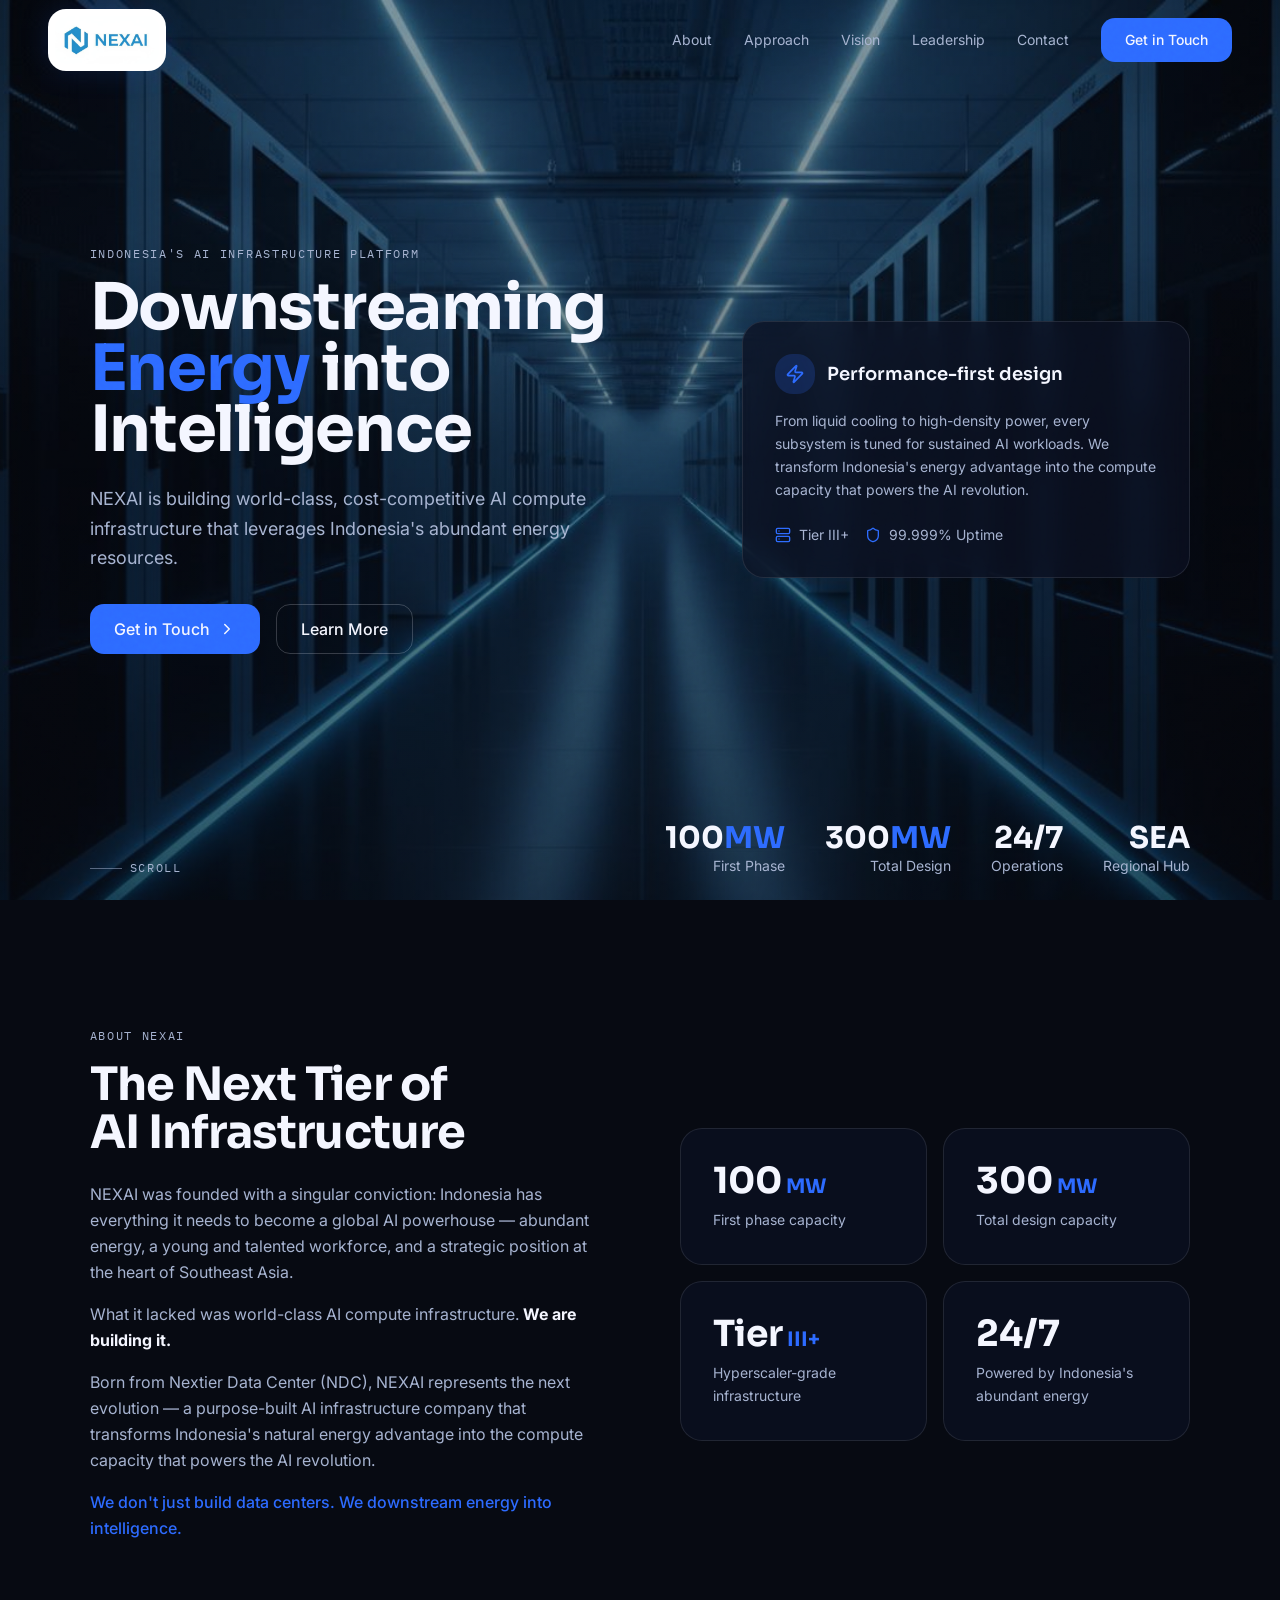
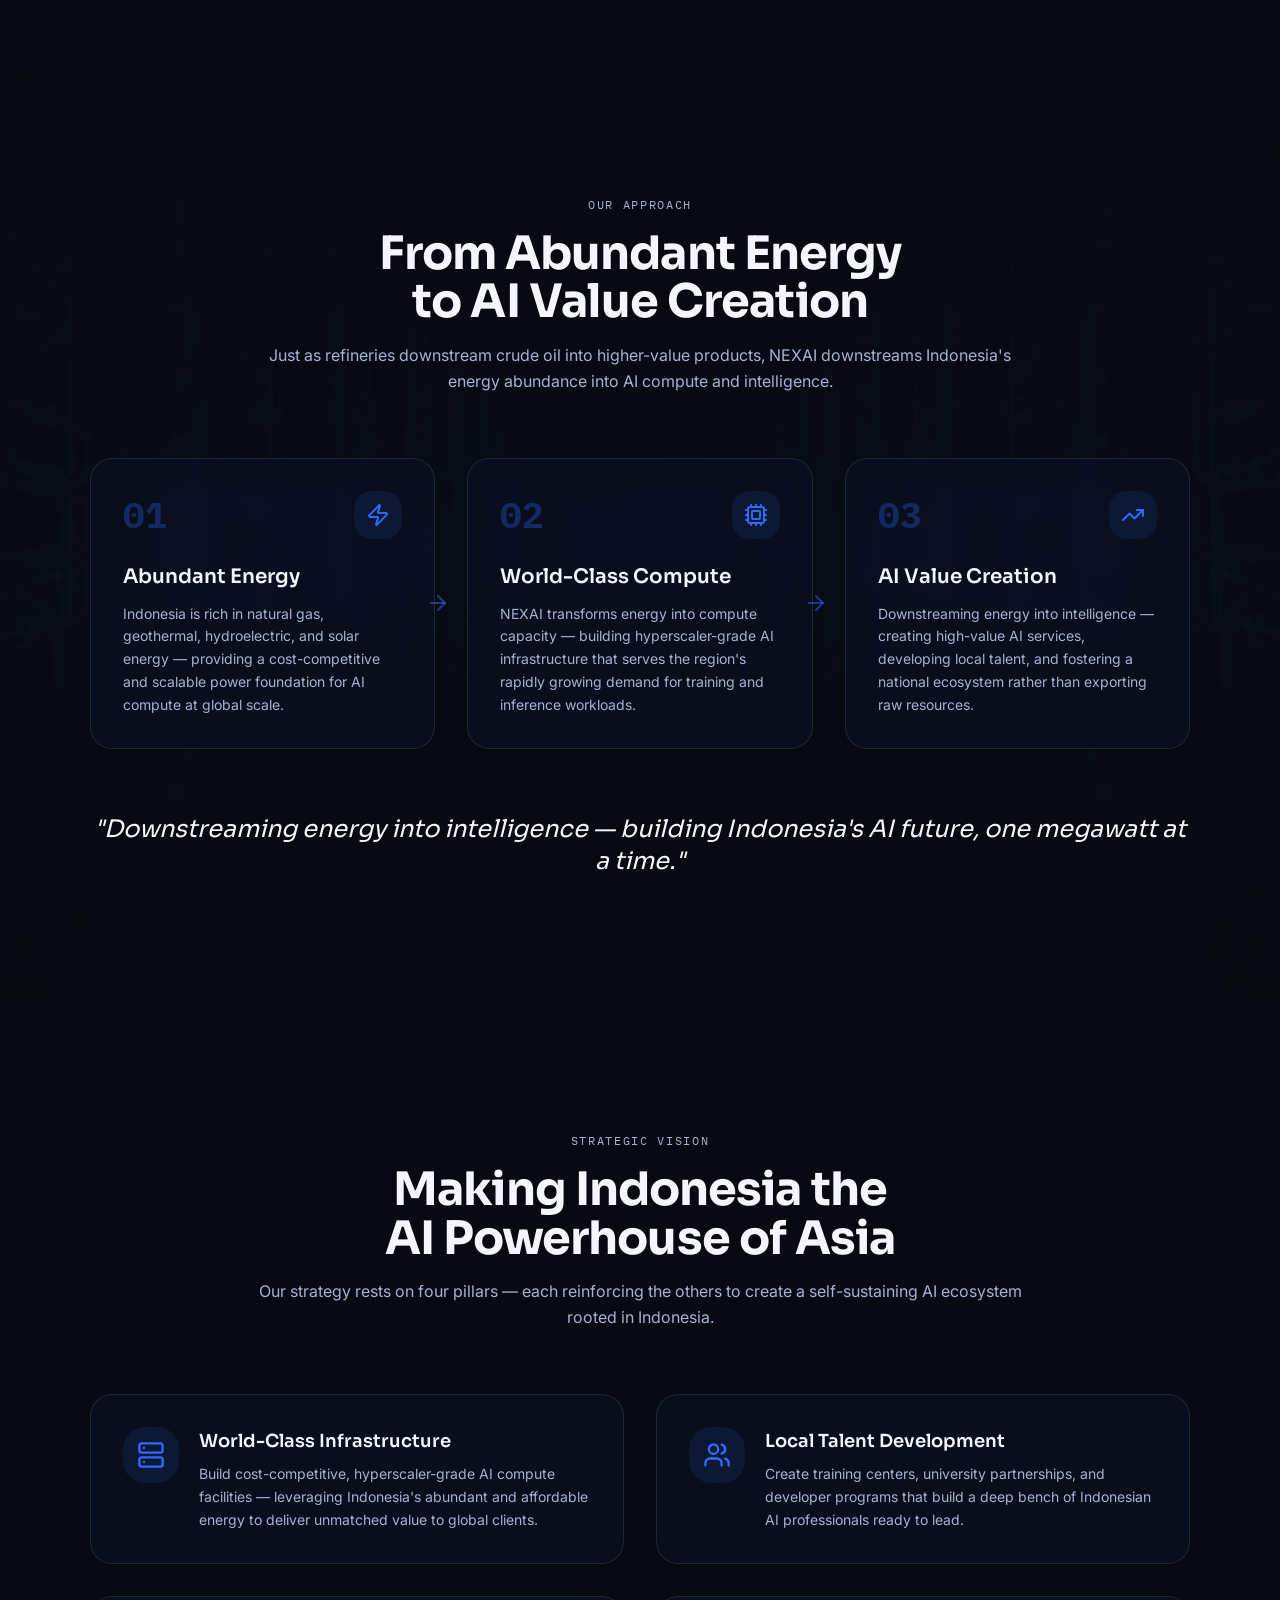
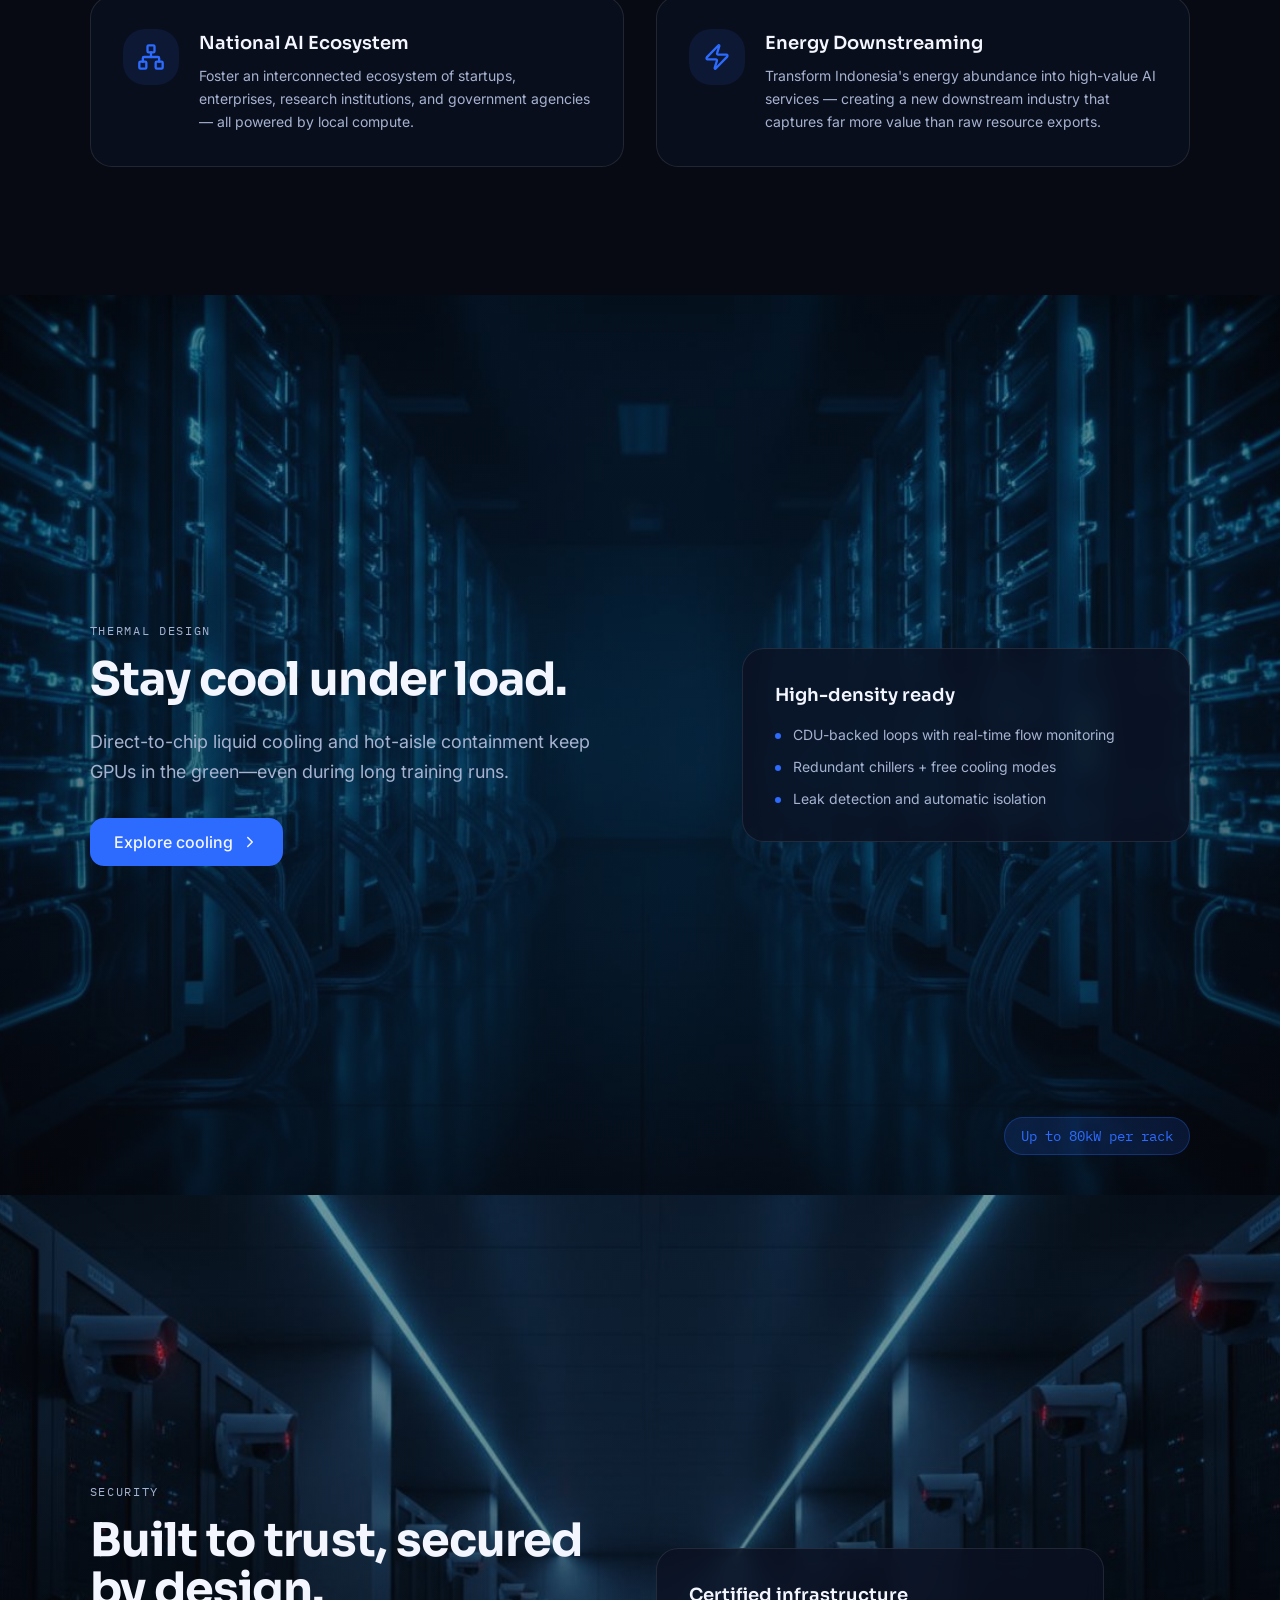
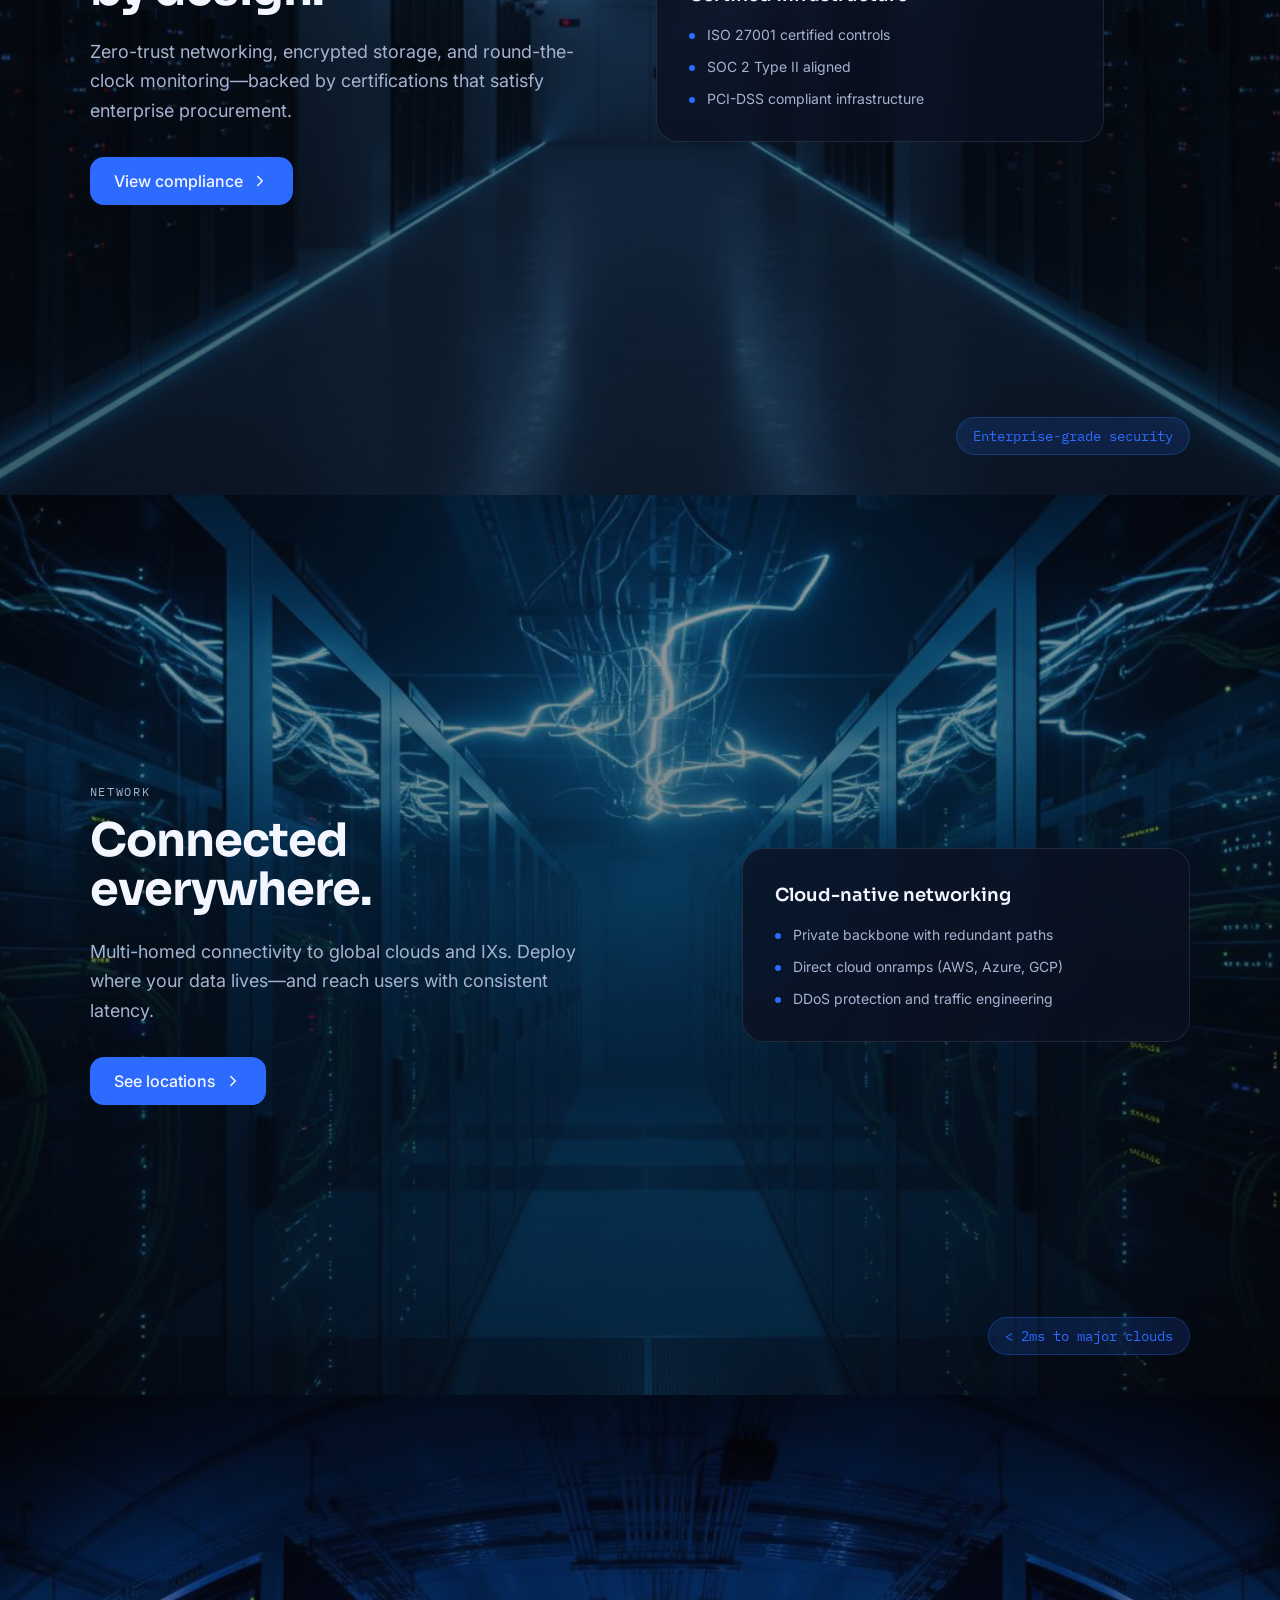
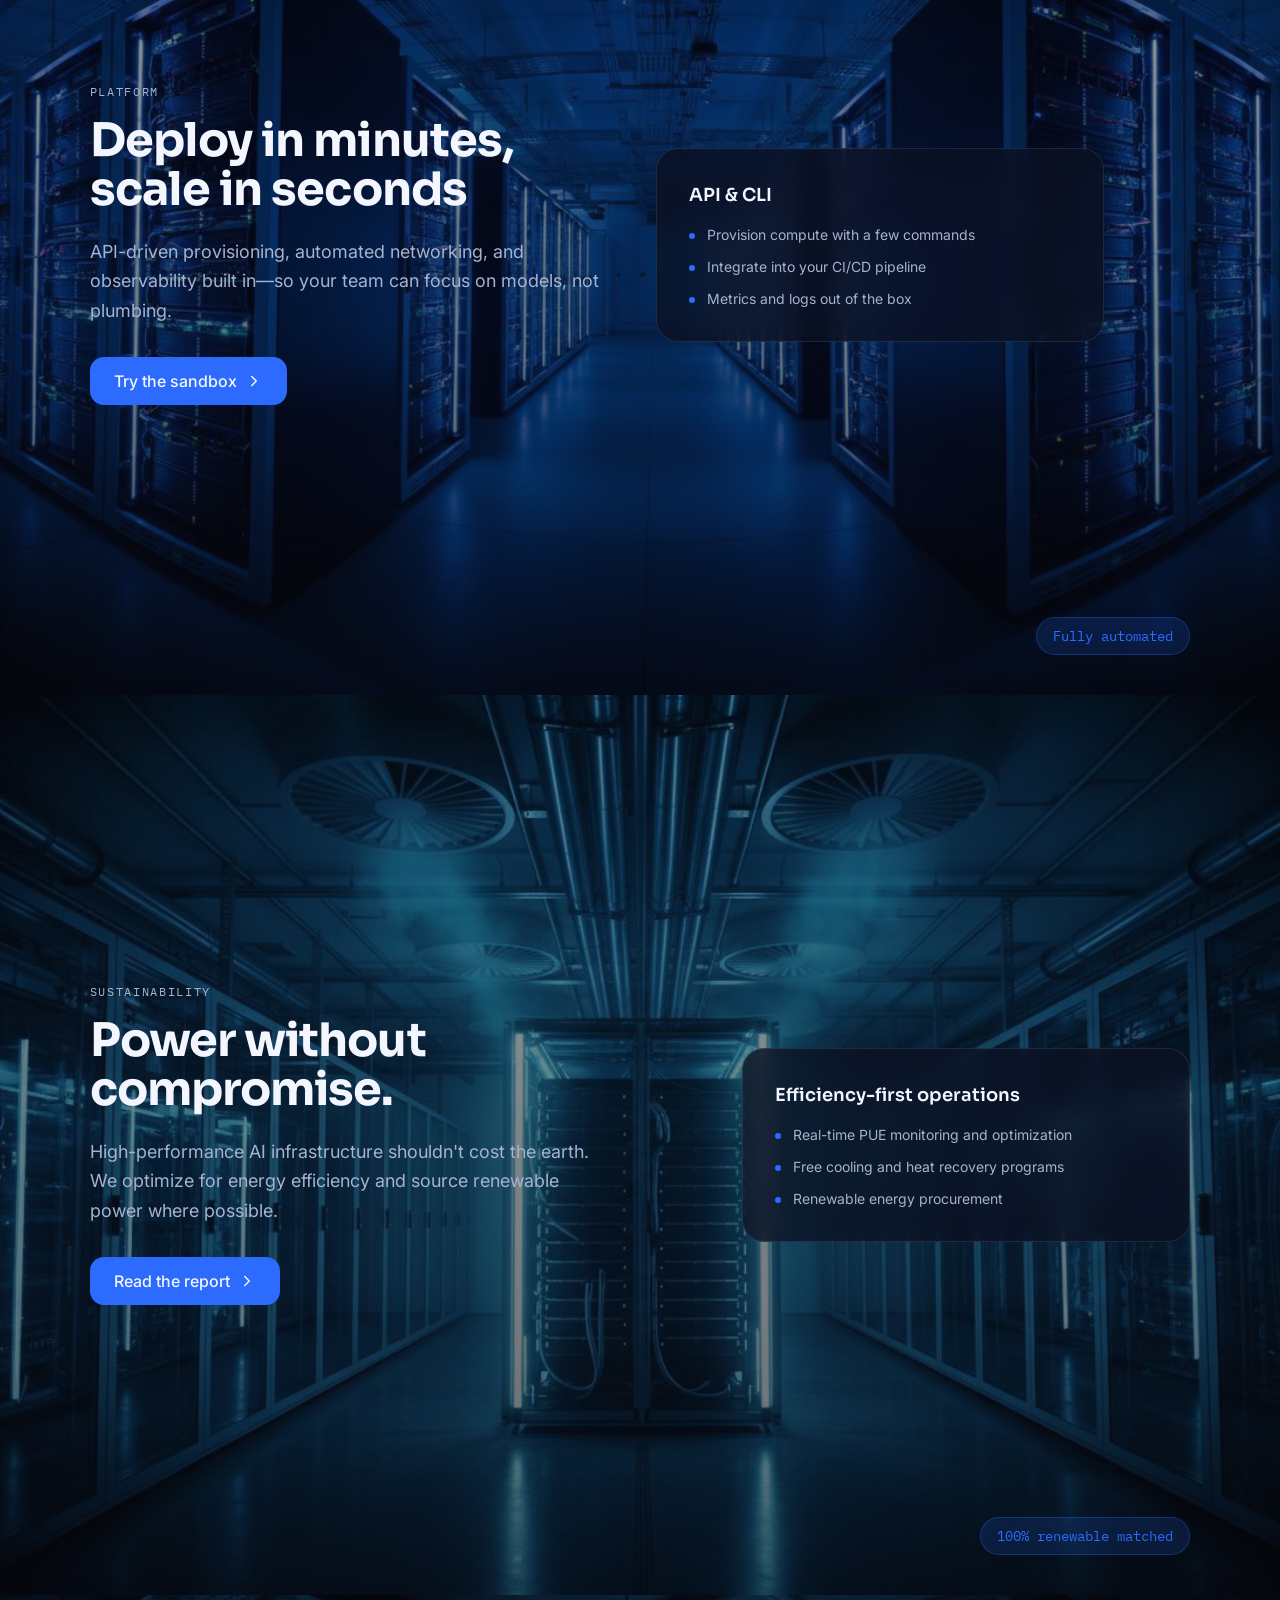
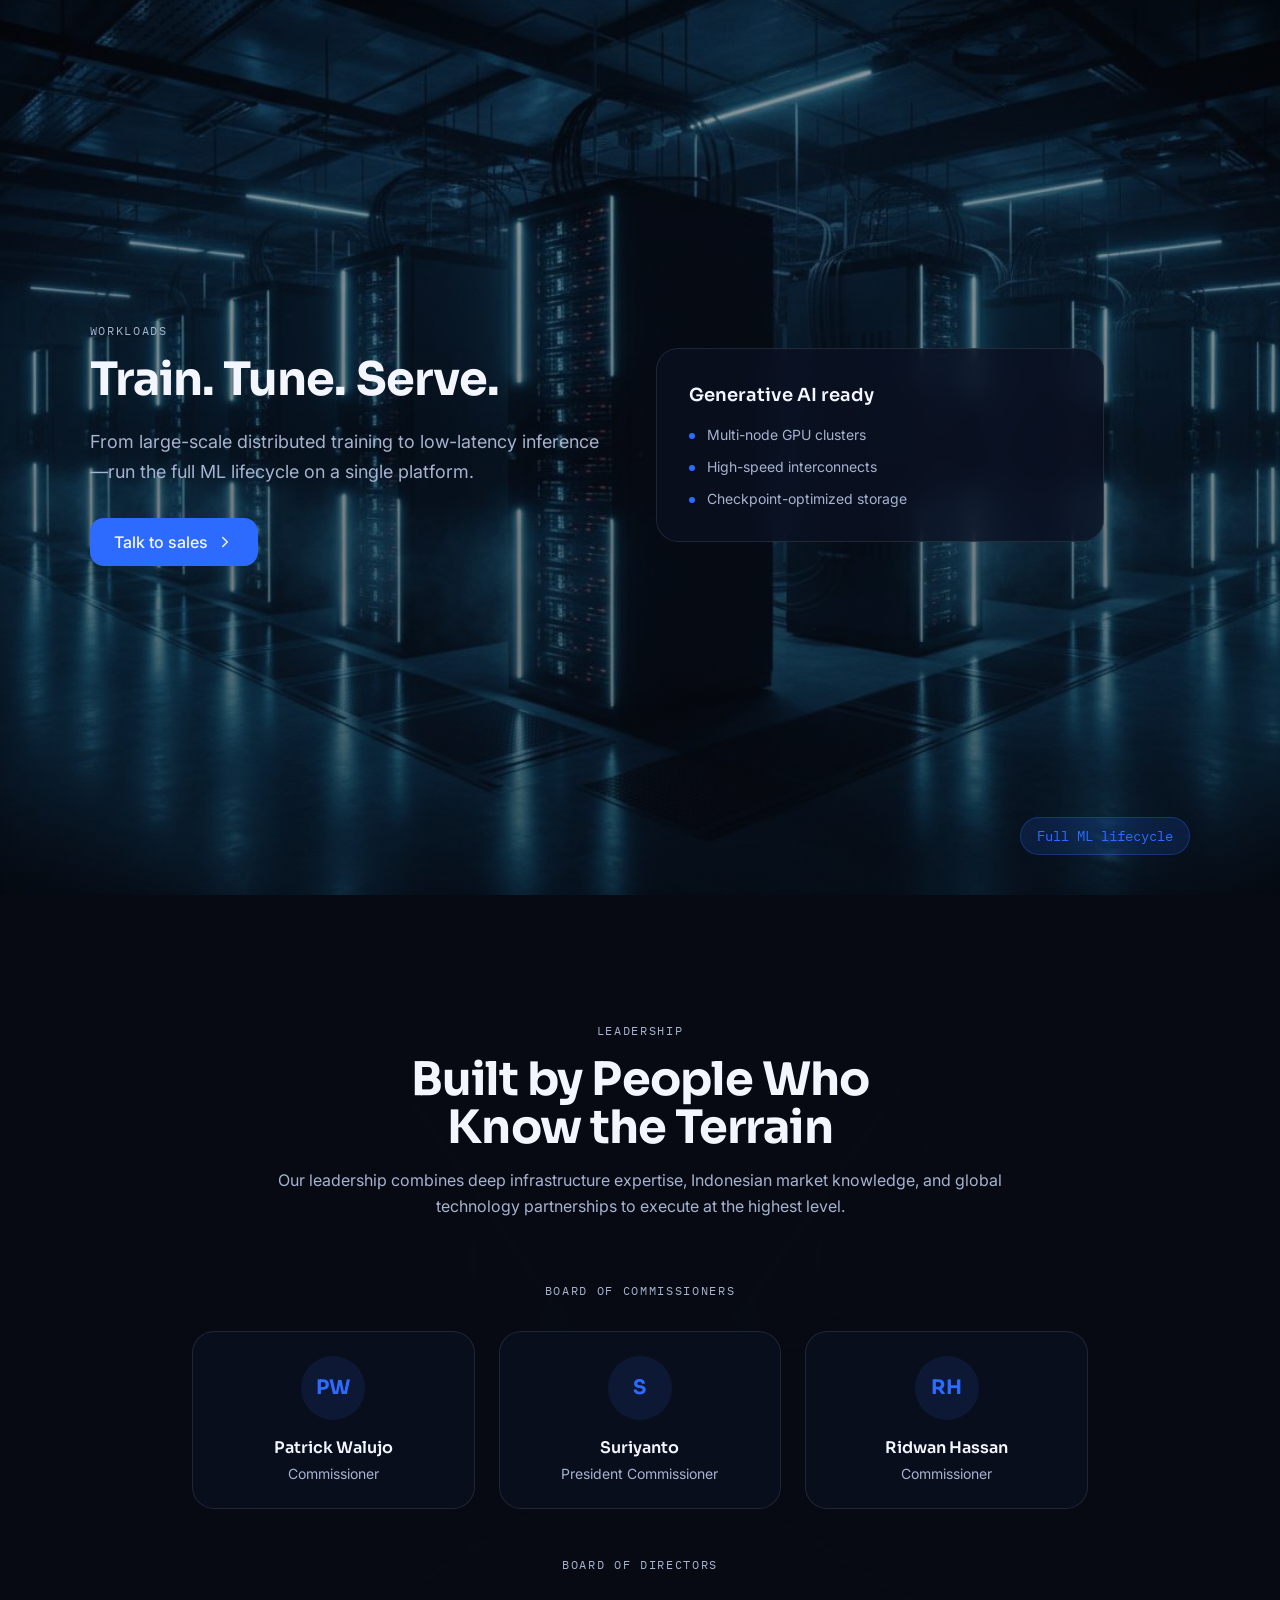
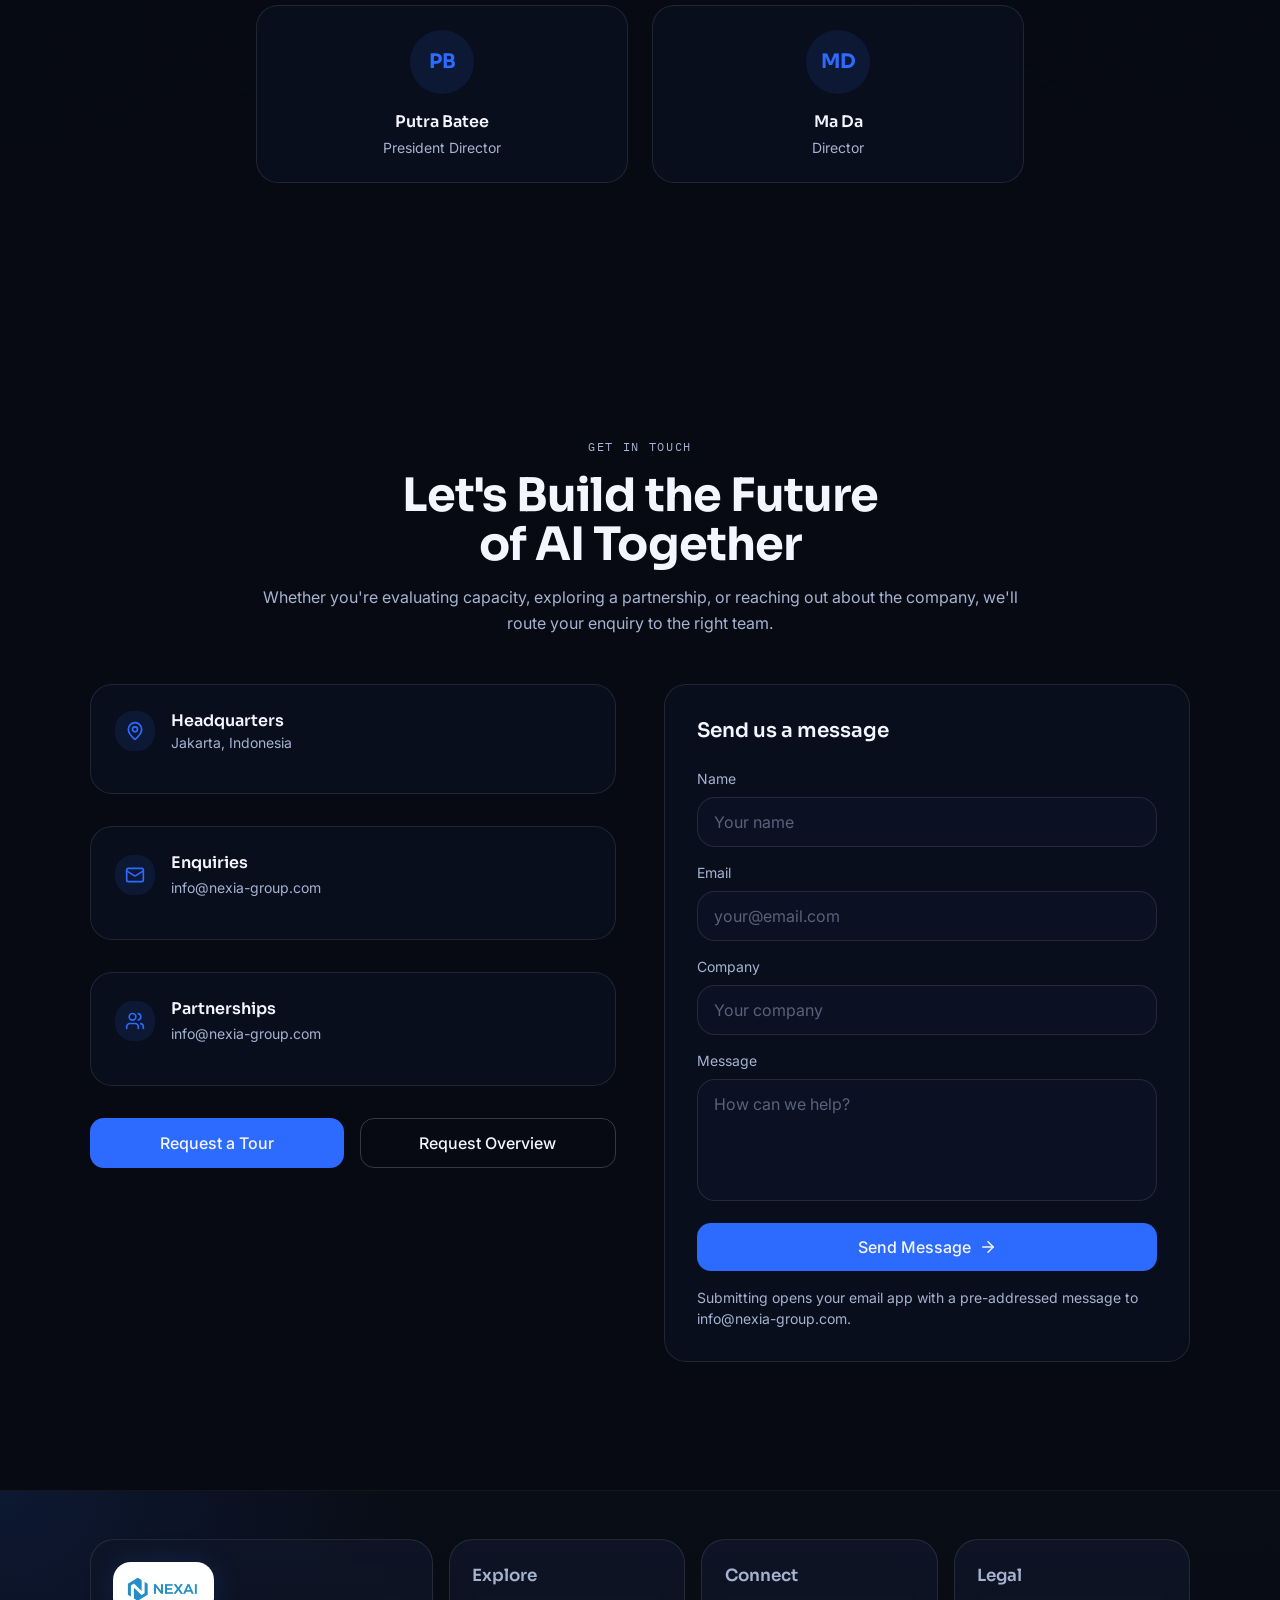
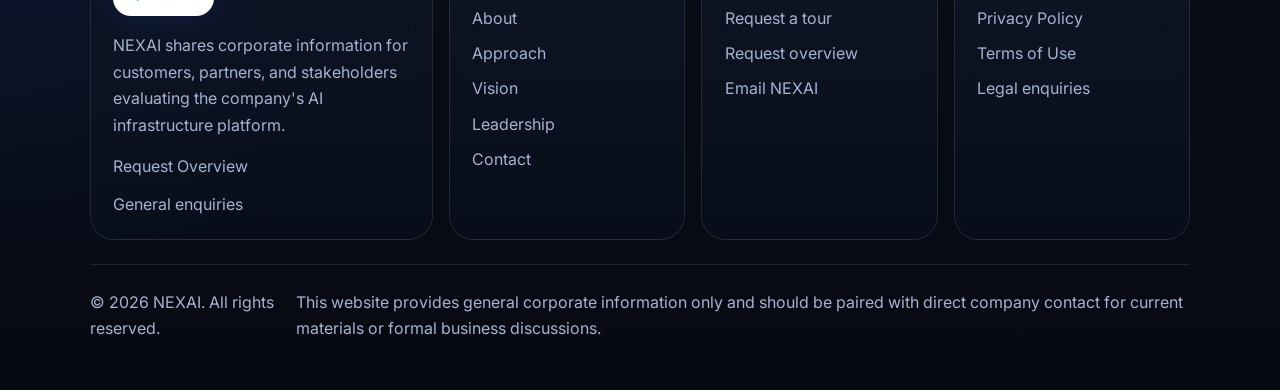
<file: index.html>
<!doctype html>
<html lang="en">
  <head>
    <meta charset="UTF-8" />
    <meta name="viewport" content="width=device-width, initial-scale=1.0" />
    <meta
      name="description"
      content="NEXAI builds hyperscaler-grade AI infrastructure in Indonesia, transforming abundant energy resources into scalable compute capacity for training and inference workloads."
    />
    <meta name="theme-color" content="#070a12" />
    <title>Nexai - Indonesia's AI Infrastructure Platform</title>
    <link rel="icon" type="image/jpeg" href="./images/nexai-logo-official.jpg" />
    <script type="module" crossorigin src="./assets/index-DvgJcDpg.js"></script>
    <link rel="stylesheet" crossorigin href="./assets/index-B2XizHJ0.css" />
    <link rel="stylesheet" href="./assets/site-fixes.css?v=20260309-headline1" />
    <script defer src="./assets/site-fixes.js?v=20260313-email1"></script>
  </head>
  <body id="top">
    <div id="root"></div>
  </body>
</html>
</file>
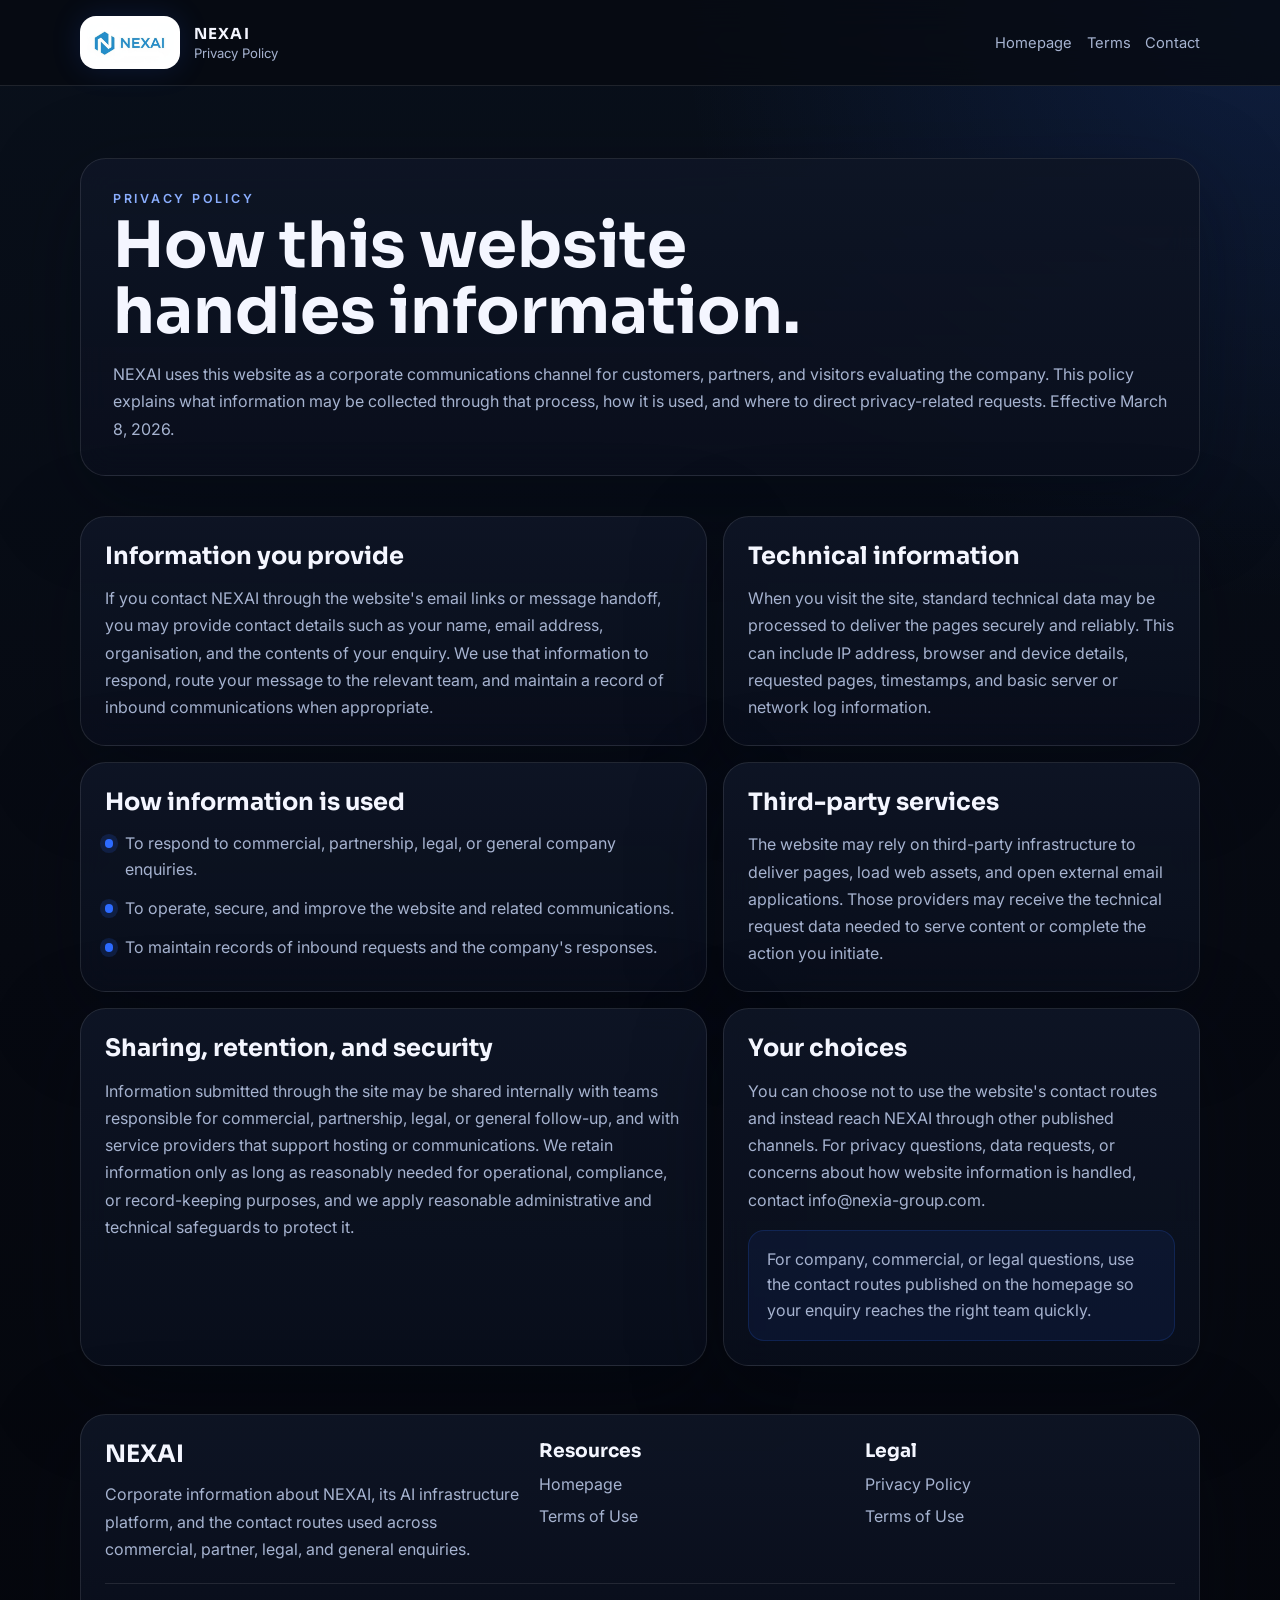
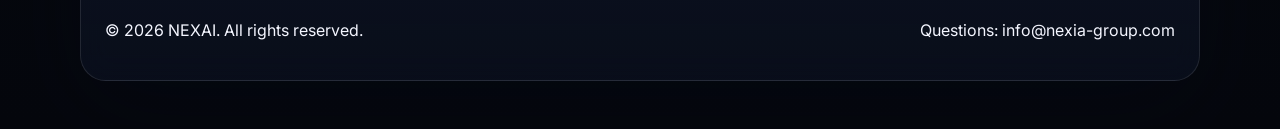
<file: privacy.html>
<!doctype html>
<html lang="en">
  <head>
    <meta charset="UTF-8" />
    <meta name="viewport" content="width=device-width, initial-scale=1.0" />
    <meta
      name="description"
      content="Privacy policy for the NEXAI website, including data collection, use, contact, and retention practices."
    />
    <meta name="theme-color" content="#070a12" />
    <title>NEXAI Privacy Policy</title>
    <link rel="icon" type="image/jpeg" href="./images/nexai-logo-official.jpg" />
    <link rel="stylesheet" href="./assets/site-pages.css" />
  </head>
  <body>
    <div class="page-wrap">
      <nav class="page-nav">
        <div class="page-shell page-nav-inner">
          <a class="page-brand" href="./index.html">
            <span class="page-brand-badge">
                <img src="./images/nexai-logo-official.jpg" alt="NEXAI" />
            </span>
            <span class="page-brand-text">
              <span class="page-brand-title">NEXAI</span>
              <span class="page-brand-copy">Privacy Policy</span>
            </span>
          </a>
          <div class="page-nav-links">
            <a href="./index.html">Homepage</a>
            <a href="./terms.html">Terms</a>
            <a href="mailto:info@nexia-group.com?subject=Privacy%20enquiry">Contact</a>
          </div>
        </div>
      </nav>

      <header class="page-hero">
        <div class="page-shell">
          <div class="page-hero-card">
            <p class="page-kicker">Privacy Policy</p>
            <h1 class="page-title">How this website handles information.</h1>
            <p class="page-copy">
              NEXAI uses this website as a corporate communications channel for customers,
              partners, and visitors evaluating the company. This policy explains what information
              may be collected through that process, how it is used, and where to direct
              privacy-related requests. Effective March 8, 2026.
            </p>
          </div>
        </div>
      </header>

      <main class="page-main">
        <div class="page-shell">
          <section class="page-grid">
            <article class="page-section">
              <h2>Information you provide</h2>
              <p>
                If you contact NEXAI through the website's email links or message handoff, you
                may provide contact details such as your name, email address, organisation, and
                the contents of your enquiry. We use that information to respond, route your
                message to the relevant team, and maintain a record of inbound communications
                when appropriate.
              </p>
            </article>
            <article class="page-section">
              <h2>Technical information</h2>
              <p>
                When you visit the site, standard technical data may be processed to deliver the
                pages securely and reliably. This can include IP address, browser and device
                details, requested pages, timestamps, and basic server or network log
                information.
              </p>
            </article>
          </section>

          <section class="page-grid" style="margin-top:1rem;">
            <article class="page-section">
              <h2>How information is used</h2>
              <ul class="page-list">
                <li>To respond to commercial, partnership, legal, or general company enquiries.</li>
                <li>To operate, secure, and improve the website and related communications.</li>
                <li>To maintain records of inbound requests and the company's responses.</li>
              </ul>
            </article>
            <article class="page-section">
              <h2>Third-party services</h2>
              <p>
                The website may rely on third-party infrastructure to deliver pages, load web
                assets, and open external email applications. Those providers may receive the
                technical request data needed to serve content or complete the action you
                initiate.
              </p>
            </article>
          </section>

          <section class="page-grid" style="margin-top:1rem;">
            <article class="page-section">
              <h2>Sharing, retention, and security</h2>
              <p>
                Information submitted through the site may be shared internally with teams
                responsible for commercial, partnership, legal, or general follow-up, and with
                service providers that support hosting or communications. We retain information
                only as long as reasonably needed for operational, compliance, or record-keeping
                purposes, and we apply reasonable administrative and technical safeguards to
                protect it.
              </p>
            </article>
            <article class="page-section">
              <h2>Your choices</h2>
              <p>
                You can choose not to use the website's contact routes and instead reach NEXAI
                through other published channels. For privacy questions, data requests, or
                concerns about how website information is handled, contact
                <a href="mailto:info@nexia-group.com?subject=Privacy%20enquiry">info@nexia-group.com</a>.
              </p>
              <div class="page-note">
                For company, commercial, or legal questions, use the contact routes published on
                the homepage so your enquiry reaches the right team quickly.
              </div>
            </article>
          </section>
        </div>
      </main>

      <footer class="page-footer">
        <div class="page-shell">
          <div class="page-footer-card">
            <div class="page-footer-grid">
              <div>
                <h2 style="margin:0 0 0.8rem;font-family:Sora,sans-serif;">NEXAI</h2>
                <p class="page-footer-copy">
                  Corporate information about NEXAI, its AI infrastructure platform, and the
                  contact routes used across commercial, partner, legal, and general enquiries.
                </p>
              </div>
              <div>
                <h3 style="margin:0 0 0.8rem;font-family:Sora,sans-serif;">Resources</h3>
                <div class="page-footer-links">
                  <a href="./index.html">Homepage</a>
                  <a href="./terms.html">Terms of Use</a>
                </div>
              </div>
              <div>
                <h3 style="margin:0 0 0.8rem;font-family:Sora,sans-serif;">Legal</h3>
                <div class="page-footer-links">
                  <a href="./privacy.html">Privacy Policy</a>
                  <a href="./terms.html">Terms of Use</a>
                </div>
              </div>
            </div>
            <div class="page-meta">
              <p>&copy; 2026 NEXAI. All rights reserved.</p>
              <p>Questions: <a href="mailto:info@nexia-group.com?subject=Privacy%20enquiry">info@nexia-group.com</a></p>
            </div>
          </div>
        </div>
      </footer>
    </div>
  </body>
</html>
</file>
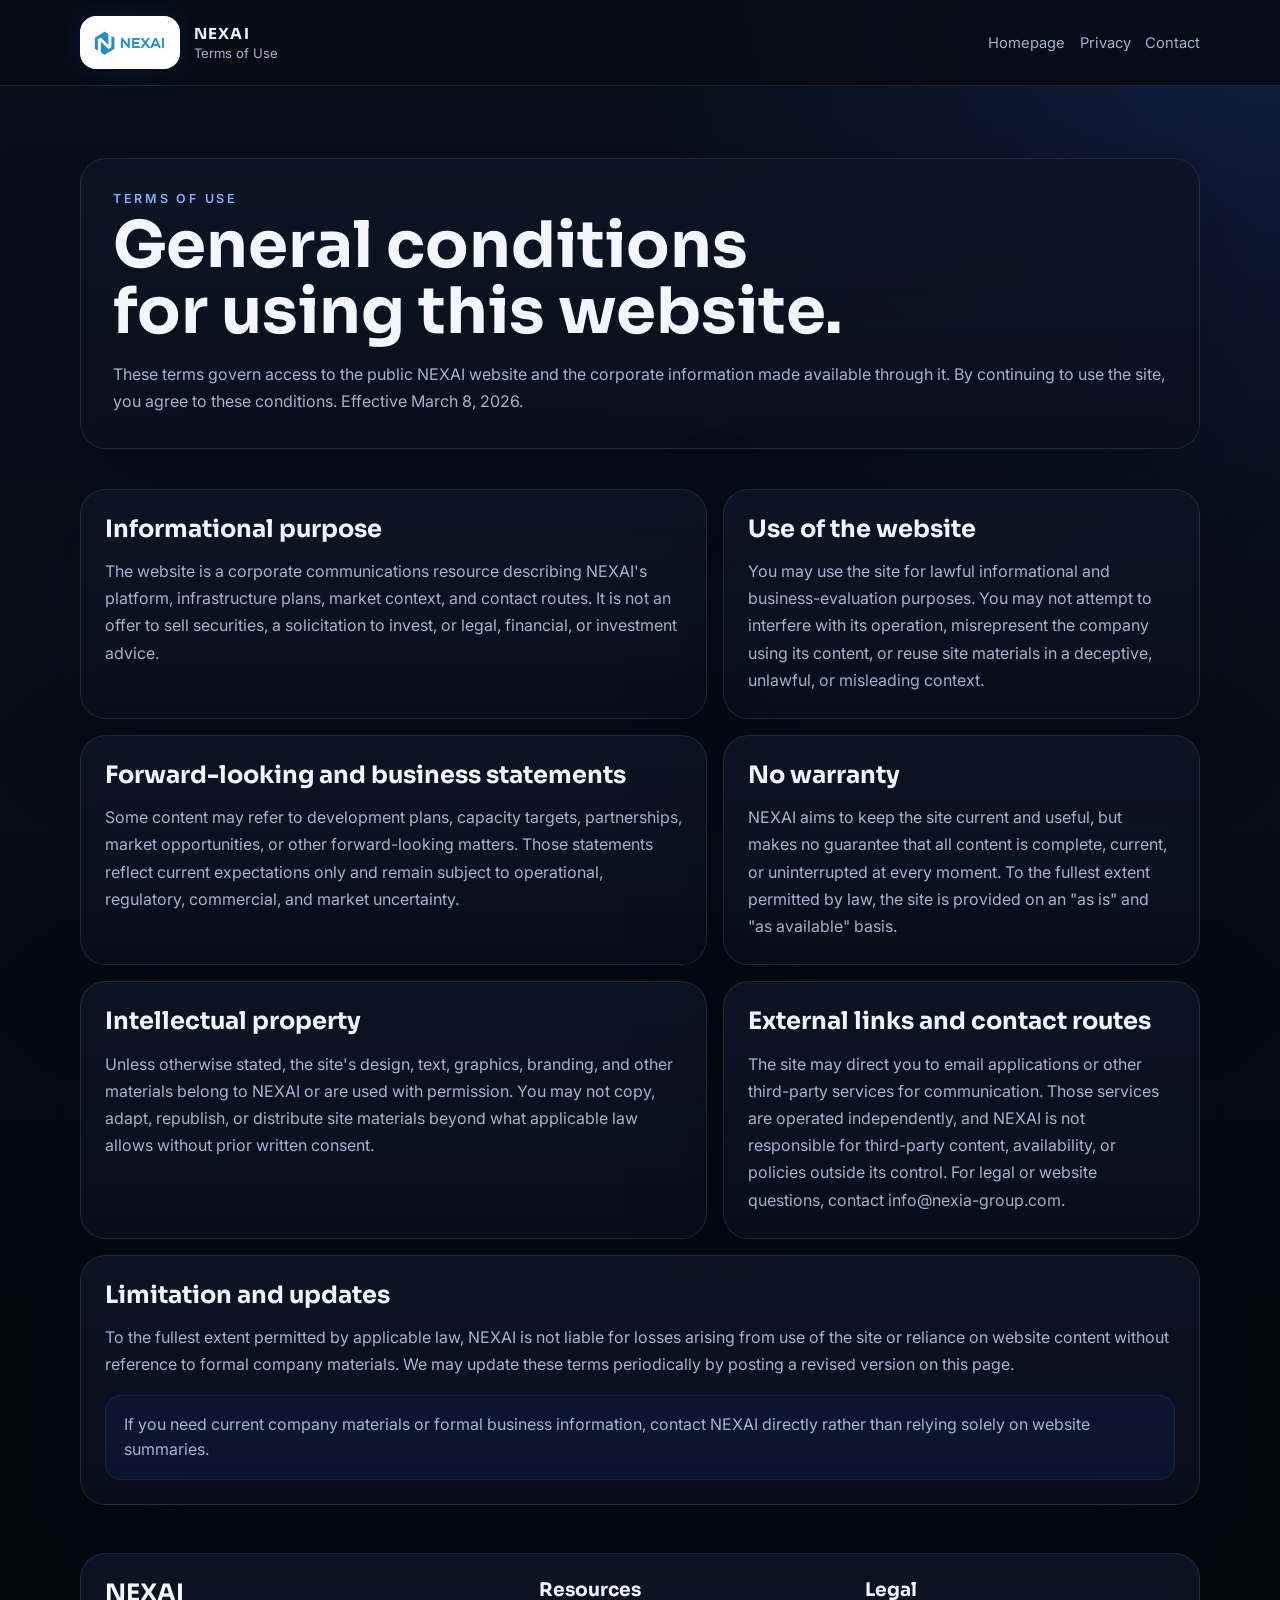
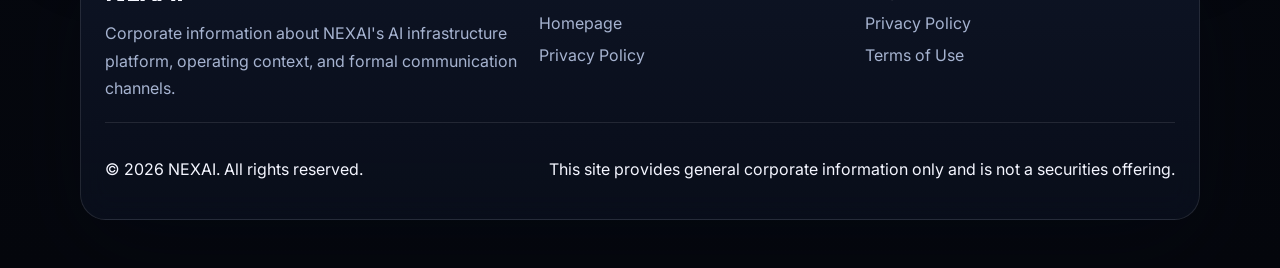
<file: terms.html>
<!doctype html>
<html lang="en">
  <head>
    <meta charset="UTF-8" />
    <meta name="viewport" content="width=device-width, initial-scale=1.0" />
    <meta
      name="description"
      content="Terms of use for the NEXAI website, including website usage, informational purpose, and legal disclaimers."
    />
    <meta name="theme-color" content="#070a12" />
    <title>NEXAI Terms of Use</title>
    <link rel="icon" type="image/jpeg" href="./images/nexai-logo-official.jpg" />
    <link rel="stylesheet" href="./assets/site-pages.css" />
  </head>
  <body>
    <div class="page-wrap">
      <nav class="page-nav">
        <div class="page-shell page-nav-inner">
          <a class="page-brand" href="./index.html">
            <span class="page-brand-badge">
                <img src="./images/nexai-logo-official.jpg" alt="NEXAI" />
            </span>
            <span class="page-brand-text">
              <span class="page-brand-title">NEXAI</span>
              <span class="page-brand-copy">Terms of Use</span>
            </span>
          </a>
          <div class="page-nav-links">
            <a href="./index.html">Homepage</a>
            <a href="./privacy.html">Privacy</a>
            <a href="mailto:info@nexia-group.com?subject=Website%20legal%20enquiry">Contact</a>
          </div>
        </div>
      </nav>

      <header class="page-hero">
        <div class="page-shell">
          <div class="page-hero-card">
            <p class="page-kicker">Terms of Use</p>
            <h1 class="page-title">General conditions for using this website.</h1>
            <p class="page-copy">
              These terms govern access to the public NEXAI website and the corporate information
              made available through it. By continuing to use the site, you agree to these
              conditions. Effective March 8, 2026.
            </p>
          </div>
        </div>
      </header>

      <main class="page-main">
        <div class="page-shell">
          <section class="page-grid">
            <article class="page-section">
              <h2>Informational purpose</h2>
              <p>
                The website is a corporate communications resource describing NEXAI's platform,
                infrastructure plans, market context, and contact routes. It is not an offer to
                sell securities, a solicitation to invest, or legal, financial, or investment
                advice.
              </p>
            </article>
            <article class="page-section">
              <h2>Use of the website</h2>
              <p>
                You may use the site for lawful informational and business-evaluation purposes.
                You may not attempt to interfere with its operation, misrepresent the company
                using its content, or reuse site materials in a deceptive, unlawful, or
                misleading context.
              </p>
            </article>
          </section>

          <section class="page-grid" style="margin-top:1rem;">
            <article class="page-section">
              <h2>Forward-looking and business statements</h2>
              <p>
                Some content may refer to development plans, capacity targets, partnerships,
                market opportunities, or other forward-looking matters. Those statements reflect
                current expectations only and remain subject to operational, regulatory,
                commercial, and market uncertainty.
              </p>
            </article>
            <article class="page-section">
              <h2>No warranty</h2>
              <p>
                NEXAI aims to keep the site current and useful, but makes no guarantee that all
                content is complete, current, or uninterrupted at every moment. To the fullest
                extent permitted by law, the site is provided on an "as is" and "as available"
                basis.
              </p>
            </article>
          </section>

          <section class="page-grid" style="margin-top:1rem;">
            <article class="page-section">
              <h2>Intellectual property</h2>
              <p>
                Unless otherwise stated, the site's design, text, graphics, branding, and other
                materials belong to NEXAI or are used with permission. You may not copy, adapt,
                republish, or distribute site materials beyond what applicable law allows without
                prior written consent.
              </p>
            </article>
            <article class="page-section">
              <h2>External links and contact routes</h2>
              <p>
                The site may direct you to email applications or other third-party services for
                communication. Those services are operated independently, and NEXAI is not
                responsible for third-party content, availability, or policies outside its
                control. For legal or website questions, contact
                <a href="mailto:info@nexia-group.com?subject=Website%20legal%20enquiry">info@nexia-group.com</a>.
              </p>
            </article>
          </section>

          <section class="page-section" style="margin-top:1rem;">
            <h2>Limitation and updates</h2>
            <p>
              To the fullest extent permitted by applicable law, NEXAI is not liable for losses
              arising from use of the site or reliance on website content without reference to
              formal company materials. We may update these terms periodically by posting a
              revised version on this page.
            </p>
            <div class="page-note">
              If you need current company materials or formal business information, contact NEXAI
              directly rather than relying solely on website summaries.
            </div>
          </section>
        </div>
      </main>

      <footer class="page-footer">
        <div class="page-shell">
          <div class="page-footer-card">
            <div class="page-footer-grid">
              <div>
                <h2 style="margin:0 0 0.8rem;font-family:Sora,sans-serif;">NEXAI</h2>
                <p class="page-footer-copy">
                  Corporate information about NEXAI's AI infrastructure platform, operating
                  context, and formal communication channels.
                </p>
              </div>
              <div>
                <h3 style="margin:0 0 0.8rem;font-family:Sora,sans-serif;">Resources</h3>
                <div class="page-footer-links">
                  <a href="./index.html">Homepage</a>
                  <a href="./privacy.html">Privacy Policy</a>
                </div>
              </div>
              <div>
                <h3 style="margin:0 0 0.8rem;font-family:Sora,sans-serif;">Legal</h3>
                <div class="page-footer-links">
                  <a href="./privacy.html">Privacy Policy</a>
                  <a href="./terms.html">Terms of Use</a>
                </div>
              </div>
            </div>
            <div class="page-meta">
              <p>&copy; 2026 NEXAI. All rights reserved.</p>
              <p>This site provides general corporate information only and is not a securities offering.</p>
            </div>
          </div>
        </div>
      </footer>
    </div>
  </body>
</html>
</file>
<file: assets/index-B2XizHJ0.css>
@import"https://fonts.googleapis.com/css2?family=Inter:wght@300;400;500;600;700&family=Sora:wght@400;500;600;700;800&family=IBM+Plex+Mono:wght@400;500&display=swap";*,:before,:after{--tw-border-spacing-x: 0;--tw-border-spacing-y: 0;--tw-translate-x: 0;--tw-translate-y: 0;--tw-rotate: 0;--tw-skew-x: 0;--tw-skew-y: 0;--tw-scale-x: 1;--tw-scale-y: 1;--tw-pan-x: ;--tw-pan-y: ;--tw-pinch-zoom: ;--tw-scroll-snap-strictness: proximity;--tw-gradient-from-position: ;--tw-gradient-via-position: ;--tw-gradient-to-position: ;--tw-ordinal: ;--tw-slashed-zero: ;--tw-numeric-figure: ;--tw-numeric-spacing: ;--tw-numeric-fraction: ;--tw-ring-inset: ;--tw-ring-offset-width: 0px;--tw-ring-offset-color: #fff;--tw-ring-color: rgb(59 130 246 / .5);--tw-ring-offset-shadow: 0 0 #0000;--tw-ring-shadow: 0 0 #0000;--tw-shadow: 0 0 #0000;--tw-shadow-colored: 0 0 #0000;--tw-blur: ;--tw-brightness: ;--tw-contrast: ;--tw-grayscale: ;--tw-hue-rotate: ;--tw-invert: ;--tw-saturate: ;--tw-sepia: ;--tw-drop-shadow: ;--tw-backdrop-blur: ;--tw-backdrop-brightness: ;--tw-backdrop-contrast: ;--tw-backdrop-grayscale: ;--tw-backdrop-hue-rotate: ;--tw-backdrop-invert: ;--tw-backdrop-opacity: ;--tw-backdrop-saturate: ;--tw-backdrop-sepia: ;--tw-contain-size: ;--tw-contain-layout: ;--tw-contain-paint: ;--tw-contain-style: }::backdrop{--tw-border-spacing-x: 0;--tw-border-spacing-y: 0;--tw-translate-x: 0;--tw-translate-y: 0;--tw-rotate: 0;--tw-skew-x: 0;--tw-skew-y: 0;--tw-scale-x: 1;--tw-scale-y: 1;--tw-pan-x: ;--tw-pan-y: ;--tw-pinch-zoom: ;--tw-scroll-snap-strictness: proximity;--tw-gradient-from-position: ;--tw-gradient-via-position: ;--tw-gradient-to-position: ;--tw-ordinal: ;--tw-slashed-zero: ;--tw-numeric-figure: ;--tw-numeric-spacing: ;--tw-numeric-fraction: ;--tw-ring-inset: ;--tw-ring-offset-width: 0px;--tw-ring-offset-color: #fff;--tw-ring-color: rgb(59 130 246 / .5);--tw-ring-offset-shadow: 0 0 #0000;--tw-ring-shadow: 0 0 #0000;--tw-shadow: 0 0 #0000;--tw-shadow-colored: 0 0 #0000;--tw-blur: ;--tw-brightness: ;--tw-contrast: ;--tw-grayscale: ;--tw-hue-rotate: ;--tw-invert: ;--tw-saturate: ;--tw-sepia: ;--tw-drop-shadow: ;--tw-backdrop-blur: ;--tw-backdrop-brightness: ;--tw-backdrop-contrast: ;--tw-backdrop-grayscale: ;--tw-backdrop-hue-rotate: ;--tw-backdrop-invert: ;--tw-backdrop-opacity: ;--tw-backdrop-saturate: ;--tw-backdrop-sepia: ;--tw-contain-size: ;--tw-contain-layout: ;--tw-contain-paint: ;--tw-contain-style: }*,:before,:after{box-sizing:border-box;border-width:0;border-style:solid;border-color:#e5e7eb}:before,:after{--tw-content: ""}html,:host{line-height:1.5;-webkit-text-size-adjust:100%;-moz-tab-size:4;-o-tab-size:4;tab-size:4;font-family:Inter,sans-serif;font-feature-settings:normal;font-variation-settings:normal;-webkit-tap-highlight-color:transparent}body{margin:0;line-height:inherit}hr{height:0;color:inherit;border-top-width:1px}abbr:where([title]){-webkit-text-decoration:underline dotted;text-decoration:underline dotted}h1,h2,h3,h4,h5,h6{font-size:inherit;font-weight:inherit}a{color:inherit;text-decoration:inherit}b,strong{font-weight:bolder}code,kbd,samp,pre{font-family:IBM Plex Mono,monospace;font-feature-settings:normal;font-variation-settings:normal;font-size:1em}small{font-size:80%}sub,sup{font-size:75%;line-height:0;position:relative;vertical-align:baseline}sub{bottom:-.25em}sup{top:-.5em}table{text-indent:0;border-color:inherit;border-collapse:collapse}button,input,optgroup,select,textarea{font-family:inherit;font-feature-settings:inherit;font-variation-settings:inherit;font-size:100%;font-weight:inherit;line-height:inherit;letter-spacing:inherit;color:inherit;margin:0;padding:0}button,select{text-transform:none}button,input:where([type=button]),input:where([type=reset]),input:where([type=submit]){-webkit-appearance:button;background-color:transparent;background-image:none}:-moz-focusring{outline:auto}:-moz-ui-invalid{box-shadow:none}progress{vertical-align:baseline}::-webkit-inner-spin-button,::-webkit-outer-spin-button{height:auto}[type=search]{-webkit-appearance:textfield;outline-offset:-2px}::-webkit-search-decoration{-webkit-appearance:none}::-webkit-file-upload-button{-webkit-appearance:button;font:inherit}summary{display:list-item}blockquote,dl,dd,h1,h2,h3,h4,h5,h6,hr,figure,p,pre{margin:0}fieldset{margin:0;padding:0}legend{padding:0}ol,ul,menu{list-style:none;margin:0;padding:0}dialog{padding:0}textarea{resize:vertical}input::-moz-placeholder,textarea::-moz-placeholder{opacity:1;color:#9ca3af}input::placeholder,textarea::placeholder{opacity:1;color:#9ca3af}button,[role=button]{cursor:pointer}:disabled{cursor:default}img,svg,video,canvas,audio,iframe,embed,object{display:block;vertical-align:middle}img,video{max-width:100%;height:auto}[hidden]:where(:not([hidden=until-found])){display:none}:root{--background: 222 48% 4%;--foreground: 230 60% 97%;--card: 222 40% 6%;--card-foreground: 230 60% 97%;--popover: 222 40% 6%;--popover-foreground: 230 60% 97%;--primary: 220 100% 59%;--primary-foreground: 230 60% 97%;--secondary: 222 30% 12%;--secondary-foreground: 230 60% 97%;--muted: 222 30% 12%;--muted-foreground: 222 20% 65%;--accent: 220 100% 59%;--accent-foreground: 230 60% 97%;--destructive: 0 84.2% 60.2%;--destructive-foreground: 0 0% 98%;--border: 222 20% 18%;--input: 222 20% 18%;--ring: 220 100% 59%;--radius: .875rem}*{border-color:hsl(var(--border))}body{background-color:hsl(var(--background));color:hsl(var(--foreground));-webkit-font-smoothing:antialiased;-moz-osx-font-smoothing:grayscale;font-family:Inter,sans-serif;background-color:#070a12;overflow-x:hidden}.sr-only{position:absolute;width:1px;height:1px;padding:0;margin:-1px;overflow:hidden;clip:rect(0,0,0,0);white-space:nowrap;border-width:0}.pointer-events-none{pointer-events:none}.visible{visibility:visible}.invisible{visibility:hidden}.fixed{position:fixed}.absolute{position:absolute}.relative{position:relative}.inset-0{inset:0}.inset-x-0{left:0;right:0}.inset-y-0{top:0;bottom:0}.-bottom-12{bottom:-3rem}.-left-12{left:-3rem}.-right-12{right:-3rem}.-right-4{right:-1rem}.-top-12{top:-3rem}.bottom-0{bottom:0}.bottom-10{bottom:2.5rem}.bottom-6{bottom:1.5rem}.left-0{left:0}.left-1\/2{left:50%}.left-2{left:.5rem}.left-6{left:1.5rem}.left-\[50\%\]{left:50%}.right-0{right:0}.right-1{right:.25rem}.right-2{right:.5rem}.right-3{right:.75rem}.right-4{right:1rem}.right-6{right:1.5rem}.top-0{top:0}.top-1\.5{top:.375rem}.top-1\/2{top:50%}.top-3\.5{top:.875rem}.top-4{top:1rem}.top-\[1px\]{top:1px}.top-\[50\%\]{top:50%}.top-\[60\%\]{top:60%}.top-full{top:100%}.isolate{isolation:isolate}.z-10{z-index:10}.z-20{z-index:20}.z-40{z-index:40}.z-50{z-index:50}.z-\[1\]{z-index:1}.order-first{order:-9999}.order-last{order:9999}.col-start-2{grid-column-start:2}.row-span-2{grid-row:span 2 / span 2}.row-start-1{grid-row-start:1}.\!m-0{margin:0!important}.-mx-1{margin-left:-.25rem;margin-right:-.25rem}.-my-2{margin-top:-.5rem;margin-bottom:-.5rem}.mx-2{margin-left:.5rem;margin-right:.5rem}.mx-3\.5{margin-left:.875rem;margin-right:.875rem}.mx-auto{margin-left:auto;margin-right:auto}.my-0{margin-top:0;margin-bottom:0}.my-0\.5{margin-top:.125rem;margin-bottom:.125rem}.my-1{margin-top:.25rem;margin-bottom:.25rem}.-ml-4{margin-left:-1rem}.-mt-4{margin-top:-1rem}.mb-1{margin-bottom:.25rem}.mb-12{margin-bottom:3rem}.mb-16{margin-bottom:4rem}.mb-2{margin-bottom:.5rem}.mb-3{margin-bottom:.75rem}.mb-4{margin-bottom:1rem}.mb-6{margin-bottom:1.5rem}.mb-8{margin-bottom:2rem}.ml-1{margin-left:.25rem}.ml-2{margin-left:.5rem}.ml-4{margin-left:1rem}.ml-auto{margin-left:auto}.mt-1\.5{margin-top:.375rem}.mt-16{margin-top:4rem}.mt-2{margin-top:.5rem}.mt-4{margin-top:1rem}.mt-8{margin-top:2rem}.mt-auto{margin-top:auto}.line-clamp-1{overflow:hidden;display:-webkit-box;-webkit-box-orient:vertical;-webkit-line-clamp:1}.line-clamp-2{overflow:hidden;display:-webkit-box;-webkit-box-orient:vertical;-webkit-line-clamp:2}.block{display:block}.flex{display:flex}.inline-flex{display:inline-flex}.table{display:table}.table-caption{display:table-caption}.table-cell{display:table-cell}.table-row{display:table-row}.grid{display:grid}.hidden{display:none}.aspect-square{aspect-ratio:1 / 1}.aspect-video{aspect-ratio:16 / 9}.size-10{width:2.5rem;height:2.5rem}.size-2{width:.5rem;height:.5rem}.size-2\.5{width:.625rem;height:.625rem}.size-3{width:.75rem;height:.75rem}.size-3\.5{width:.875rem;height:.875rem}.size-4{width:1rem;height:1rem}.size-6{width:1.5rem;height:1.5rem}.size-7{width:1.75rem;height:1.75rem}.size-8{width:2rem;height:2rem}.size-9{width:2.25rem;height:2.25rem}.size-auto{width:auto;height:auto}.size-full{width:100%;height:100%}.h-1\.5{height:.375rem}.h-10{height:2.5rem}.h-11{height:2.75rem}.h-12{height:3rem}.h-14{height:3.5rem}.h-16{height:4rem}.h-2{height:.5rem}.h-2\.5{height:.625rem}.h-4{height:1rem}.h-5{height:1.25rem}.h-6{height:1.5rem}.h-7{height:1.75rem}.h-8{height:2rem}.h-9{height:2.25rem}.h-\[1\.15rem\]{height:1.15rem}.h-\[calc\(100\%-1px\)\]{height:calc(100% - 1px)}.h-\[var\(--radix-navigation-menu-viewport-height\)\]{height:var(--radix-navigation-menu-viewport-height)}.h-\[var\(--radix-select-trigger-height\)\]{height:var(--radix-select-trigger-height)}.h-auto{height:auto}.h-full{height:100%}.h-px{height:1px}.h-svh{height:100svh}.max-h-\[300px\]{max-height:300px}.min-h-0{min-height:0px}.min-h-16{min-height:4rem}.min-h-4{min-height:1rem}.min-h-svh{min-height:100svh}.w-0{width:0px}.w-1{width:.25rem}.w-1\.5{width:.375rem}.w-10{width:2.5rem}.w-12{width:3rem}.w-14{width:3.5rem}.w-16{width:4rem}.w-2{width:.5rem}.w-2\.5{width:.625rem}.w-3{width:.75rem}.w-3\/4{width:75%}.w-4{width:1rem}.w-5{width:1.25rem}.w-64{width:16rem}.w-72{width:18rem}.w-8{width:2rem}.w-9{width:2.25rem}.w-\[100px\]{width:100px}.w-auto{width:auto}.w-fit{width:-moz-fit-content;width:fit-content}.w-full{width:100%}.w-max{width:-moz-max-content;width:max-content}.w-px{width:1px}.min-w-0{min-width:0px}.min-w-10{min-width:2.5rem}.min-w-5{min-width:1.25rem}.min-w-8{min-width:2rem}.min-w-9{min-width:2.25rem}.min-w-\[12rem\]{min-width:12rem}.min-w-\[8rem\]{min-width:8rem}.min-w-\[var\(--radix-select-trigger-width\)\]{min-width:var(--radix-select-trigger-width)}.max-w-3xl{max-width:48rem}.max-w-4xl{max-width:56rem}.max-w-6xl{max-width:72rem}.max-w-\[calc\(100\%-2rem\)\]{max-width:calc(100% - 2rem)}.max-w-lg{max-width:32rem}.max-w-max{max-width:-moz-max-content;max-width:max-content}.max-w-md{max-width:28rem}.max-w-sm{max-width:24rem}.flex-1{flex:1 1 0%}.flex-shrink-0,.shrink-0{flex-shrink:0}.grow{flex-grow:1}.grow-0{flex-grow:0}.basis-full{flex-basis:100%}.caption-bottom{caption-side:bottom}.border-collapse{border-collapse:collapse}.-translate-x-1\/2{--tw-translate-x: -50%;transform:translate(var(--tw-translate-x),var(--tw-translate-y)) rotate(var(--tw-rotate)) skew(var(--tw-skew-x)) skewY(var(--tw-skew-y)) scaleX(var(--tw-scale-x)) scaleY(var(--tw-scale-y))}.-translate-x-10{--tw-translate-x: -2.5rem;transform:translate(var(--tw-translate-x),var(--tw-translate-y)) rotate(var(--tw-rotate)) skew(var(--tw-skew-x)) skewY(var(--tw-skew-y)) scaleX(var(--tw-scale-x)) scaleY(var(--tw-scale-y))}.-translate-x-px{--tw-translate-x: -1px;transform:translate(var(--tw-translate-x),var(--tw-translate-y)) rotate(var(--tw-rotate)) skew(var(--tw-skew-x)) skewY(var(--tw-skew-y)) scaleX(var(--tw-scale-x)) scaleY(var(--tw-scale-y))}.-translate-y-1\/2{--tw-translate-y: -50%;transform:translate(var(--tw-translate-x),var(--tw-translate-y)) rotate(var(--tw-rotate)) skew(var(--tw-skew-x)) skewY(var(--tw-skew-y)) scaleX(var(--tw-scale-x)) scaleY(var(--tw-scale-y))}.translate-x-0{--tw-translate-x: 0px;transform:translate(var(--tw-translate-x),var(--tw-translate-y)) rotate(var(--tw-rotate)) skew(var(--tw-skew-x)) skewY(var(--tw-skew-y)) scaleX(var(--tw-scale-x)) scaleY(var(--tw-scale-y))}.translate-x-10{--tw-translate-x: 2.5rem;transform:translate(var(--tw-translate-x),var(--tw-translate-y)) rotate(var(--tw-rotate)) skew(var(--tw-skew-x)) skewY(var(--tw-skew-y)) scaleX(var(--tw-scale-x)) scaleY(var(--tw-scale-y))}.translate-x-\[-50\%\]{--tw-translate-x: -50%;transform:translate(var(--tw-translate-x),var(--tw-translate-y)) rotate(var(--tw-rotate)) skew(var(--tw-skew-x)) skewY(var(--tw-skew-y)) scaleX(var(--tw-scale-x)) scaleY(var(--tw-scale-y))}.translate-x-px{--tw-translate-x: 1px;transform:translate(var(--tw-translate-x),var(--tw-translate-y)) rotate(var(--tw-rotate)) skew(var(--tw-skew-x)) skewY(var(--tw-skew-y)) scaleX(var(--tw-scale-x)) scaleY(var(--tw-scale-y))}.translate-y-0{--tw-translate-y: 0px;transform:translate(var(--tw-translate-x),var(--tw-translate-y)) rotate(var(--tw-rotate)) skew(var(--tw-skew-x)) skewY(var(--tw-skew-y)) scaleX(var(--tw-scale-x)) scaleY(var(--tw-scale-y))}.translate-y-0\.5{--tw-translate-y: .125rem;transform:translate(var(--tw-translate-x),var(--tw-translate-y)) rotate(var(--tw-rotate)) skew(var(--tw-skew-x)) skewY(var(--tw-skew-y)) scaleX(var(--tw-scale-x)) scaleY(var(--tw-scale-y))}.translate-y-10{--tw-translate-y: 2.5rem;transform:translate(var(--tw-translate-x),var(--tw-translate-y)) rotate(var(--tw-rotate)) skew(var(--tw-skew-x)) skewY(var(--tw-skew-y)) scaleX(var(--tw-scale-x)) scaleY(var(--tw-scale-y))}.translate-y-4{--tw-translate-y: 1rem;transform:translate(var(--tw-translate-x),var(--tw-translate-y)) rotate(var(--tw-rotate)) skew(var(--tw-skew-x)) skewY(var(--tw-skew-y)) scaleX(var(--tw-scale-x)) scaleY(var(--tw-scale-y))}.translate-y-6{--tw-translate-y: 1.5rem;transform:translate(var(--tw-translate-x),var(--tw-translate-y)) rotate(var(--tw-rotate)) skew(var(--tw-skew-x)) skewY(var(--tw-skew-y)) scaleX(var(--tw-scale-x)) scaleY(var(--tw-scale-y))}.translate-y-\[-50\%\]{--tw-translate-y: -50%;transform:translate(var(--tw-translate-x),var(--tw-translate-y)) rotate(var(--tw-rotate)) skew(var(--tw-skew-x)) skewY(var(--tw-skew-y)) scaleX(var(--tw-scale-x)) scaleY(var(--tw-scale-y))}.translate-y-\[calc\(-50\%_-_2px\)\]{--tw-translate-y: calc(-50% - 2px) ;transform:translate(var(--tw-translate-x),var(--tw-translate-y)) rotate(var(--tw-rotate)) skew(var(--tw-skew-x)) skewY(var(--tw-skew-y)) scaleX(var(--tw-scale-x)) scaleY(var(--tw-scale-y))}.rotate-45{--tw-rotate: 45deg;transform:translate(var(--tw-translate-x),var(--tw-translate-y)) rotate(var(--tw-rotate)) skew(var(--tw-skew-x)) skewY(var(--tw-skew-y)) scaleX(var(--tw-scale-x)) scaleY(var(--tw-scale-y))}.rotate-90{--tw-rotate: 90deg;transform:translate(var(--tw-translate-x),var(--tw-translate-y)) rotate(var(--tw-rotate)) skew(var(--tw-skew-x)) skewY(var(--tw-skew-y)) scaleX(var(--tw-scale-x)) scaleY(var(--tw-scale-y))}.scale-100{--tw-scale-x: 1;--tw-scale-y: 1;transform:translate(var(--tw-translate-x),var(--tw-translate-y)) rotate(var(--tw-rotate)) skew(var(--tw-skew-x)) skewY(var(--tw-skew-y)) scaleX(var(--tw-scale-x)) scaleY(var(--tw-scale-y))}.scale-105{--tw-scale-x: 1.05;--tw-scale-y: 1.05;transform:translate(var(--tw-translate-x),var(--tw-translate-y)) rotate(var(--tw-rotate)) skew(var(--tw-skew-x)) skewY(var(--tw-skew-y)) scaleX(var(--tw-scale-x)) scaleY(var(--tw-scale-y))}.transform{transform:translate(var(--tw-translate-x),var(--tw-translate-y)) rotate(var(--tw-rotate)) skew(var(--tw-skew-x)) skewY(var(--tw-skew-y)) scaleX(var(--tw-scale-x)) scaleY(var(--tw-scale-y))}@keyframes caret-blink{0%,70%,to{opacity:1}20%,50%{opacity:0}}.animate-caret-blink{animation:caret-blink 1.25s ease-out infinite}@keyframes pulse{50%{opacity:.5}}.animate-pulse{animation:pulse 2s cubic-bezier(.4,0,.6,1) infinite}@keyframes spin{to{transform:rotate(360deg)}}.animate-spin{animation:spin 1s linear infinite}.cursor-default{cursor:default}.cursor-text{cursor:text}.touch-none{touch-action:none}.select-none{-webkit-user-select:none;-moz-user-select:none;user-select:none}.resize-none{resize:none}.scroll-my-1{scroll-margin-top:.25rem;scroll-margin-bottom:.25rem}.scroll-py-1{scroll-padding-top:.25rem;scroll-padding-bottom:.25rem}.list-disc{list-style-type:disc}.list-none{list-style-type:none}.auto-rows-min{grid-auto-rows:min-content}.grid-cols-2{grid-template-columns:repeat(2,minmax(0,1fr))}.grid-cols-\[0_1fr\]{grid-template-columns:0 1fr}.grid-rows-\[auto_auto\]{grid-template-rows:auto auto}.flex-row{flex-direction:row}.flex-col{flex-direction:column}.flex-col-reverse{flex-direction:column-reverse}.flex-wrap{flex-wrap:wrap}.place-content-center{place-content:center}.items-start{align-items:flex-start}.items-end{align-items:flex-end}.items-center{align-items:center}.items-baseline{align-items:baseline}.items-stretch{align-items:stretch}.justify-start{justify-content:flex-start}.justify-end{justify-content:flex-end}.justify-center{justify-content:center}.justify-between{justify-content:space-between}.justify-items-start{justify-items:start}.gap-0\.5{gap:.125rem}.gap-1{gap:.25rem}.gap-1\.5{gap:.375rem}.gap-12{gap:3rem}.gap-2{gap:.5rem}.gap-2\.5{gap:.625rem}.gap-3{gap:.75rem}.gap-4{gap:1rem}.gap-5{gap:1.25rem}.gap-6{gap:1.5rem}.gap-7{gap:1.75rem}.gap-8{gap:2rem}.gap-\[--spacing\(var\(--gap\)\)\]{gap:var(--spacing(var(--gap)))}.gap-y-0\.5{row-gap:.125rem}.space-y-3>:not([hidden])~:not([hidden]){--tw-space-y-reverse: 0;margin-top:calc(.75rem * calc(1 - var(--tw-space-y-reverse)));margin-bottom:calc(.75rem * var(--tw-space-y-reverse))}.space-y-4>:not([hidden])~:not([hidden]){--tw-space-y-reverse: 0;margin-top:calc(1rem * calc(1 - var(--tw-space-y-reverse)));margin-bottom:calc(1rem * var(--tw-space-y-reverse))}.space-y-8>:not([hidden])~:not([hidden]){--tw-space-y-reverse: 0;margin-top:calc(2rem * calc(1 - var(--tw-space-y-reverse)));margin-bottom:calc(2rem * var(--tw-space-y-reverse))}.self-start{align-self:flex-start}.self-stretch{align-self:stretch}.justify-self-end{justify-self:end}.overflow-auto{overflow:auto}.overflow-hidden{overflow:hidden}.overflow-x-auto{overflow-x:auto}.overflow-y-auto{overflow-y:auto}.overflow-x-hidden{overflow-x:hidden}.whitespace-nowrap{white-space:nowrap}.whitespace-pre-line{white-space:pre-line}.text-balance{text-wrap:balance}.break-words{overflow-wrap:break-word}.rounded-2xl{border-radius:22px}.rounded-\[2px\]{border-radius:2px}.rounded-\[4px\]{border-radius:4px}.rounded-\[calc\(var\(--radius\)-5px\)\]{border-radius:calc(var(--radius) - 5px)}.rounded-\[inherit\]{border-radius:inherit}.rounded-full{border-radius:9999px}.rounded-lg{border-radius:var(--radius)}.rounded-md{border-radius:calc(var(--radius) - 2px)}.rounded-none{border-radius:0}.rounded-sm{border-radius:calc(var(--radius) - 4px)}.rounded-xl{border-radius:calc(var(--radius) + 4px)}.rounded-xs{border-radius:calc(var(--radius) - 6px)}.rounded-l-md{border-top-left-radius:calc(var(--radius) - 2px);border-bottom-left-radius:calc(var(--radius) - 2px)}.rounded-r-md{border-top-right-radius:calc(var(--radius) - 2px);border-bottom-right-radius:calc(var(--radius) - 2px)}.rounded-tl-sm{border-top-left-radius:calc(var(--radius) - 4px)}.border{border-width:1px}.border-0{border-width:0px}.border-\[1\.5px\]{border-width:1.5px}.border-y{border-top-width:1px;border-bottom-width:1px}.border-b{border-bottom-width:1px}.border-l{border-left-width:1px}.border-r{border-right-width:1px}.border-t{border-top-width:1px}.border-dashed{border-style:dashed}.border-border{border-color:hsl(var(--border))}.border-border\/50{border-color:hsl(var(--border) / .5)}.border-input{border-color:hsl(var(--input))}.border-primary{--tw-border-opacity: 1;border-color:rgb(45 107 255 / var(--tw-border-opacity, 1))}.border-transparent{border-color:transparent}.border-white\/10{border-color:#ffffff1a}.border-white\/20{border-color:#fff3}.border-white\/5{border-color:#ffffff0d}.border-l-transparent{border-left-color:transparent}.border-t-transparent{border-top-color:transparent}.bg-accent{--tw-bg-opacity: 1;background-color:rgb(45 107 255 / var(--tw-bg-opacity, 1))}.bg-background{background-color:hsl(var(--background))}.bg-black\/50{background-color:#00000080}.bg-border{background-color:hsl(var(--border))}.bg-card{background-color:hsl(var(--card))}.bg-destructive{--tw-bg-opacity: 1;background-color:hsl(var(--destructive) / var(--tw-bg-opacity, 1))}.bg-foreground{background-color:hsl(var(--foreground))}.bg-input{background-color:hsl(var(--input))}.bg-muted{background-color:hsl(var(--muted))}.bg-muted\/50{background-color:hsl(var(--muted) / .5)}.bg-nexai-accent{--tw-bg-opacity: 1;background-color:rgb(45 107 255 / var(--tw-bg-opacity, 1))}.bg-nexai-accent\/10{background-color:#2d6bff1a}.bg-nexai-accent\/20{background-color:#2d6bff33}.bg-nexai-bg{--tw-bg-opacity: 1;background-color:rgb(7 10 18 / var(--tw-bg-opacity, 1))}.bg-nexai-bg-light{--tw-bg-opacity: 1;background-color:rgb(11 16 34 / var(--tw-bg-opacity, 1))}.bg-nexai-bg\/90{background-color:#070a12e6}.bg-nexai-text-muted\/50{background-color:#a6b3d080}.bg-popover{background-color:hsl(var(--popover))}.bg-primary{--tw-bg-opacity: 1;background-color:rgb(45 107 255 / var(--tw-bg-opacity, 1))}.bg-primary\/20{background-color:#2d6bff33}.bg-secondary{background-color:hsl(var(--secondary))}.bg-transparent{background-color:transparent}.bg-white{--tw-bg-opacity: 1;background-color:rgb(255 255 255 / var(--tw-bg-opacity, 1))}.bg-gradient-to-b{background-image:linear-gradient(to bottom,var(--tw-gradient-stops))}.from-nexai-bg{--tw-gradient-from: #070A12 var(--tw-gradient-from-position);--tw-gradient-to: rgb(7 10 18 / 0) var(--tw-gradient-to-position);--tw-gradient-stops: var(--tw-gradient-from), var(--tw-gradient-to)}.via-nexai-bg\/90{--tw-gradient-to: rgb(7 10 18 / 0) var(--tw-gradient-to-position);--tw-gradient-stops: var(--tw-gradient-from), rgb(7 10 18 / .9) var(--tw-gradient-via-position), var(--tw-gradient-to)}.via-nexai-bg\/95{--tw-gradient-to: rgb(7 10 18 / 0) var(--tw-gradient-to-position);--tw-gradient-stops: var(--tw-gradient-from), rgb(7 10 18 / .95) var(--tw-gradient-via-position), var(--tw-gradient-to)}.to-nexai-bg{--tw-gradient-to: #070A12 var(--tw-gradient-to-position)}.fill-current{fill:currentColor}.fill-foreground{fill:hsl(var(--foreground))}.fill-primary{fill:#2d6bff}.object-contain{-o-object-fit:contain;object-fit:contain}.object-cover{-o-object-fit:cover;object-fit:cover}.p-0{padding:0}.p-1{padding:.25rem}.p-1\.5{padding:.375rem}.p-2{padding:.5rem}.p-3{padding:.75rem}.p-4{padding:1rem}.p-6{padding:1.5rem}.p-\[3px\]{padding:3px}.p-px{padding:1px}.px-1{padding-left:.25rem;padding-right:.25rem}.px-1\.5{padding-left:.375rem;padding-right:.375rem}.px-2{padding-left:.5rem;padding-right:.5rem}.px-2\.5{padding-left:.625rem;padding-right:.625rem}.px-3{padding-left:.75rem;padding-right:.75rem}.px-4{padding-left:1rem;padding-right:1rem}.px-6{padding-left:1.5rem;padding-right:1.5rem}.py-0\.5{padding-top:.125rem;padding-bottom:.125rem}.py-1{padding-top:.25rem;padding-bottom:.25rem}.py-1\.5{padding-top:.375rem;padding-bottom:.375rem}.py-12{padding-top:3rem;padding-bottom:3rem}.py-2{padding-top:.5rem;padding-bottom:.5rem}.py-24{padding-top:6rem;padding-bottom:6rem}.py-3{padding-top:.75rem;padding-bottom:.75rem}.py-4{padding-top:1rem;padding-bottom:1rem}.py-6{padding-top:1.5rem;padding-bottom:1.5rem}.pb-3{padding-bottom:.75rem}.pb-4{padding-bottom:1rem}.pl-2{padding-left:.5rem}.pl-3{padding-left:.75rem}.pl-4{padding-left:1rem}.pl-8{padding-left:2rem}.pr-1{padding-right:.25rem}.pr-2{padding-right:.5rem}.pr-2\.5{padding-right:.625rem}.pr-3{padding-right:.75rem}.pr-8{padding-right:2rem}.pt-0{padding-top:0}.pt-3{padding-top:.75rem}.pt-4{padding-top:1rem}.pt-8{padding-top:2rem}.text-left{text-align:left}.text-center{text-align:center}.align-middle{vertical-align:middle}.font-mono{font-family:IBM Plex Mono,monospace}.font-sans{font-family:Inter,sans-serif}.text-2xl{font-size:1.5rem;line-height:2rem}.text-3xl{font-size:1.875rem;line-height:2.25rem}.text-4xl{font-size:2.25rem;line-height:2.5rem}.text-\[0\.8rem\]{font-size:.8rem}.text-base{font-size:1rem;line-height:1.5rem}.text-lg{font-size:1.125rem;line-height:1.75rem}.text-sm{font-size:.875rem;line-height:1.25rem}.text-sm\/relaxed{font-size:.875rem;line-height:1.625}.text-xl{font-size:1.25rem;line-height:1.75rem}.text-xs{font-size:.75rem;line-height:1rem}.font-bold{font-weight:700}.font-medium{font-weight:500}.font-normal{font-weight:400}.font-semibold{font-weight:600}.italic{font-style:italic}.tabular-nums{--tw-numeric-spacing: tabular-nums;font-variant-numeric:var(--tw-ordinal) var(--tw-slashed-zero) var(--tw-numeric-figure) var(--tw-numeric-spacing) var(--tw-numeric-fraction)}.leading-none{line-height:1}.leading-normal{line-height:1.5}.leading-relaxed{line-height:1.625}.leading-snug{line-height:1.375}.tracking-tight{letter-spacing:-.025em}.tracking-widest{letter-spacing:.1em}.text-accent-foreground{--tw-text-opacity: 1;color:rgb(244 246 255 / var(--tw-text-opacity, 1))}.text-background{color:hsl(var(--background))}.text-card-foreground{color:hsl(var(--card-foreground))}.text-current{color:currentColor}.text-destructive{--tw-text-opacity: 1;color:hsl(var(--destructive) / var(--tw-text-opacity, 1))}.text-foreground{color:hsl(var(--foreground))}.text-muted-foreground{--tw-text-opacity: 1;color:rgb(166 179 208 / var(--tw-text-opacity, 1))}.text-nexai-accent{--tw-text-opacity: 1;color:rgb(45 107 255 / var(--tw-text-opacity, 1))}.text-nexai-accent\/30{color:#2d6bff4d}.text-nexai-accent\/50{color:#2d6bff80}.text-nexai-text{--tw-text-opacity: 1;color:rgb(244 246 255 / var(--tw-text-opacity, 1))}.text-nexai-text-muted{--tw-text-opacity: 1;color:rgb(166 179 208 / var(--tw-text-opacity, 1))}.text-popover-foreground{color:hsl(var(--popover-foreground))}.text-primary{--tw-text-opacity: 1;color:rgb(45 107 255 / var(--tw-text-opacity, 1))}.text-primary-foreground{--tw-text-opacity: 1;color:rgb(244 246 255 / var(--tw-text-opacity, 1))}.text-secondary-foreground{color:hsl(var(--secondary-foreground))}.text-white{--tw-text-opacity: 1;color:rgb(255 255 255 / var(--tw-text-opacity, 1))}.underline-offset-4{text-underline-offset:4px}.placeholder-nexai-text-muted\/50::-moz-placeholder{color:#a6b3d080}.placeholder-nexai-text-muted\/50::placeholder{color:#a6b3d080}.opacity-0{opacity:0}.opacity-100{opacity:1}.opacity-20{opacity:.2}.opacity-30{opacity:.3}.opacity-50{opacity:.5}.opacity-70{opacity:.7}.shadow{--tw-shadow: 0 1px 3px 0 rgb(0 0 0 / .1), 0 1px 2px -1px rgb(0 0 0 / .1);--tw-shadow-colored: 0 1px 3px 0 var(--tw-shadow-color), 0 1px 2px -1px var(--tw-shadow-color);box-shadow:var(--tw-ring-offset-shadow, 0 0 #0000),var(--tw-ring-shadow, 0 0 #0000),var(--tw-shadow)}.shadow-\[0_0_0_1px_hsl\(var\(--sidebar-border\)\)\]{--tw-shadow: 0 0 0 1px hsl(var(--sidebar-border));--tw-shadow-colored: 0 0 0 1px var(--tw-shadow-color);box-shadow:var(--tw-ring-offset-shadow, 0 0 #0000),var(--tw-ring-shadow, 0 0 #0000),var(--tw-shadow)}.shadow-\[0_0_30px_rgba\(45\,107\,255\,0\.15\)\]{--tw-shadow: 0 0 30px rgba(45,107,255,.15);--tw-shadow-colored: 0 0 30px var(--tw-shadow-color);box-shadow:var(--tw-ring-offset-shadow, 0 0 #0000),var(--tw-ring-shadow, 0 0 #0000),var(--tw-shadow)}.shadow-lg{--tw-shadow: 0 10px 15px -3px rgb(0 0 0 / .1), 0 4px 6px -4px rgb(0 0 0 / .1);--tw-shadow-colored: 0 10px 15px -3px var(--tw-shadow-color), 0 4px 6px -4px var(--tw-shadow-color);box-shadow:var(--tw-ring-offset-shadow, 0 0 #0000),var(--tw-ring-shadow, 0 0 #0000),var(--tw-shadow)}.shadow-md{--tw-shadow: 0 4px 6px -1px rgb(0 0 0 / .1), 0 2px 4px -2px rgb(0 0 0 / .1);--tw-shadow-colored: 0 4px 6px -1px var(--tw-shadow-color), 0 2px 4px -2px var(--tw-shadow-color);box-shadow:var(--tw-ring-offset-shadow, 0 0 #0000),var(--tw-ring-shadow, 0 0 #0000),var(--tw-shadow)}.shadow-none{--tw-shadow: 0 0 #0000;--tw-shadow-colored: 0 0 #0000;box-shadow:var(--tw-ring-offset-shadow, 0 0 #0000),var(--tw-ring-shadow, 0 0 #0000),var(--tw-shadow)}.shadow-sm{--tw-shadow: 0 1px 2px 0 rgb(0 0 0 / .05);--tw-shadow-colored: 0 1px 2px 0 var(--tw-shadow-color);box-shadow:var(--tw-ring-offset-shadow, 0 0 #0000),var(--tw-ring-shadow, 0 0 #0000),var(--tw-shadow)}.shadow-xl{--tw-shadow: 0 20px 25px -5px rgb(0 0 0 / .1), 0 8px 10px -6px rgb(0 0 0 / .1);--tw-shadow-colored: 0 20px 25px -5px var(--tw-shadow-color), 0 8px 10px -6px var(--tw-shadow-color);box-shadow:var(--tw-ring-offset-shadow, 0 0 #0000),var(--tw-ring-shadow, 0 0 #0000),var(--tw-shadow)}.shadow-xs{--tw-shadow: 0 1px 2px 0 rgb(0 0 0 / .05);--tw-shadow-colored: 0 1px 2px 0 var(--tw-shadow-color);box-shadow:var(--tw-ring-offset-shadow, 0 0 #0000),var(--tw-ring-shadow, 0 0 #0000),var(--tw-shadow)}.outline-none{outline:2px solid transparent;outline-offset:2px}.outline{outline-style:solid}.ring-0{--tw-ring-offset-shadow: var(--tw-ring-inset) 0 0 0 var(--tw-ring-offset-width) var(--tw-ring-offset-color);--tw-ring-shadow: var(--tw-ring-inset) 0 0 0 calc(0px + var(--tw-ring-offset-width)) var(--tw-ring-color);box-shadow:var(--tw-ring-offset-shadow),var(--tw-ring-shadow),var(--tw-shadow, 0 0 #0000)}.ring-ring\/50{--tw-ring-color: hsl(var(--ring) / .5)}.ring-offset-background{--tw-ring-offset-color: hsl(var(--background))}.filter{filter:var(--tw-blur) var(--tw-brightness) var(--tw-contrast) var(--tw-grayscale) var(--tw-hue-rotate) var(--tw-invert) var(--tw-saturate) var(--tw-sepia) var(--tw-drop-shadow)}.backdrop-blur-lg{--tw-backdrop-blur: blur(16px);-webkit-backdrop-filter:var(--tw-backdrop-blur) var(--tw-backdrop-brightness) var(--tw-backdrop-contrast) var(--tw-backdrop-grayscale) var(--tw-backdrop-hue-rotate) var(--tw-backdrop-invert) var(--tw-backdrop-opacity) var(--tw-backdrop-saturate) var(--tw-backdrop-sepia);backdrop-filter:var(--tw-backdrop-blur) var(--tw-backdrop-brightness) var(--tw-backdrop-contrast) var(--tw-backdrop-grayscale) var(--tw-backdrop-hue-rotate) var(--tw-backdrop-invert) var(--tw-backdrop-opacity) var(--tw-backdrop-saturate) var(--tw-backdrop-sepia)}.backdrop-blur-md{--tw-backdrop-blur: blur(12px);-webkit-backdrop-filter:var(--tw-backdrop-blur) var(--tw-backdrop-brightness) var(--tw-backdrop-contrast) var(--tw-backdrop-grayscale) var(--tw-backdrop-hue-rotate) var(--tw-backdrop-invert) var(--tw-backdrop-opacity) var(--tw-backdrop-saturate) var(--tw-backdrop-sepia);backdrop-filter:var(--tw-backdrop-blur) var(--tw-backdrop-brightness) var(--tw-backdrop-contrast) var(--tw-backdrop-grayscale) var(--tw-backdrop-hue-rotate) var(--tw-backdrop-invert) var(--tw-backdrop-opacity) var(--tw-backdrop-saturate) var(--tw-backdrop-sepia)}.transition{transition-property:color,background-color,border-color,text-decoration-color,fill,stroke,opacity,box-shadow,transform,filter,backdrop-filter;transition-timing-function:cubic-bezier(.4,0,.2,1);transition-duration:.15s}.transition-\[color\,box-shadow\]{transition-property:color,box-shadow;transition-timing-function:cubic-bezier(.4,0,.2,1);transition-duration:.15s}.transition-\[left\,right\,width\]{transition-property:left,right,width;transition-timing-function:cubic-bezier(.4,0,.2,1);transition-duration:.15s}.transition-\[margin\,opacity\]{transition-property:margin,opacity;transition-timing-function:cubic-bezier(.4,0,.2,1);transition-duration:.15s}.transition-\[width\,height\,padding\]{transition-property:width,height,padding;transition-timing-function:cubic-bezier(.4,0,.2,1);transition-duration:.15s}.transition-\[width\]{transition-property:width;transition-timing-function:cubic-bezier(.4,0,.2,1);transition-duration:.15s}.transition-all{transition-property:all;transition-timing-function:cubic-bezier(.4,0,.2,1);transition-duration:.15s}.transition-colors{transition-property:color,background-color,border-color,text-decoration-color,fill,stroke;transition-timing-function:cubic-bezier(.4,0,.2,1);transition-duration:.15s}.transition-none{transition-property:none}.transition-opacity{transition-property:opacity;transition-timing-function:cubic-bezier(.4,0,.2,1);transition-duration:.15s}.transition-shadow{transition-property:box-shadow;transition-timing-function:cubic-bezier(.4,0,.2,1);transition-duration:.15s}.transition-transform{transition-property:transform;transition-timing-function:cubic-bezier(.4,0,.2,1);transition-duration:.15s}.delay-100{transition-delay:.1s}.delay-200{transition-delay:.2s}.delay-300{transition-delay:.3s}.delay-500{transition-delay:.5s}.delay-700{transition-delay:.7s}.duration-100{transition-duration:.1s}.duration-1000{transition-duration:1s}.duration-200{transition-duration:.2s}.duration-300{transition-duration:.3s}.duration-500{transition-duration:.5s}.duration-700{transition-duration:.7s}.ease-in-out{transition-timing-function:cubic-bezier(.4,0,.2,1)}.ease-linear{transition-timing-function:linear}@keyframes enter{0%{opacity:var(--tw-enter-opacity, 1);transform:translate3d(var(--tw-enter-translate-x, 0),var(--tw-enter-translate-y, 0),0) scale3d(var(--tw-enter-scale, 1),var(--tw-enter-scale, 1),var(--tw-enter-scale, 1)) rotate(var(--tw-enter-rotate, 0))}}@keyframes exit{to{opacity:var(--tw-exit-opacity, 1);transform:translate3d(var(--tw-exit-translate-x, 0),var(--tw-exit-translate-y, 0),0) scale3d(var(--tw-exit-scale, 1),var(--tw-exit-scale, 1),var(--tw-exit-scale, 1)) rotate(var(--tw-exit-rotate, 0))}}.animate-in{animation-name:enter;animation-duration:.15s;--tw-enter-opacity: initial;--tw-enter-scale: initial;--tw-enter-rotate: initial;--tw-enter-translate-x: initial;--tw-enter-translate-y: initial}.fade-in-0{--tw-enter-opacity: 0}.zoom-in-95{--tw-enter-scale: .95}.duration-100{animation-duration:.1s}.duration-1000{animation-duration:1s}.duration-200{animation-duration:.2s}.duration-300{animation-duration:.3s}.duration-500{animation-duration:.5s}.duration-700{animation-duration:.7s}.delay-100{animation-delay:.1s}.delay-200{animation-delay:.2s}.delay-300{animation-delay:.3s}.delay-500{animation-delay:.5s}.delay-700{animation-delay:.7s}.ease-in-out{animation-timing-function:cubic-bezier(.4,0,.2,1)}.ease-linear{animation-timing-function:linear}.\[--cell-size\:--spacing\(8\)\]{--cell-size: var(--spacing(8))}.font-display{font-family:Sora,sans-serif}.font-mono{font-family:IBM Plex Mono,monospace}.grain-overlay{position:fixed;top:0;left:0;width:100%;height:100%;pointer-events:none;z-index:9999;opacity:.06;mix-blend-mode:overlay;background-image:url("data:image/svg+xml,%3Csvg viewBox='0 0 200 200' xmlns='http://www.w3.org/2000/svg'%3E%3Cfilter id='noiseFilter'%3E%3CfeTurbulence type='fractalNoise' baseFrequency='0.85' numOctaves='4' stitchTiles='stitch'/%3E%3C/filter%3E%3Crect width='100%25' height='100%25' filter='url(%23noiseFilter)'/%3E%3C/svg%3E")}.vignette-overlay{position:fixed;top:0;left:0;width:100%;height:100%;pointer-events:none;z-index:1;background:radial-gradient(ellipse at center,transparent 0%,transparent 50%,rgba(0,0,0,.4) 100%)}.section-pinned{position:relative;width:100vw;height:100vh;overflow:hidden}.glass-card{background:#0b1022bf;-webkit-backdrop-filter:blur(12px);backdrop-filter:blur(12px);border:1px solid rgba(244,246,255,.1);border-radius:22px}.btn-primary{display:inline-flex;align-items:center;justify-content:center;border-radius:14px;padding:.75rem 1.5rem;font-weight:500;transition-property:all;transition-timing-function:cubic-bezier(.4,0,.2,1);transition-duration:.3s;animation-duration:.3s;background:#2d6bff;color:#f4f6ff}.btn-primary:hover{background:#1a5aee;transform:translateY(-2px);box-shadow:0 8px 24px #2d6bff59}.btn-secondary{display:inline-flex;align-items:center;justify-content:center;border-radius:14px;padding:.75rem 1.5rem;font-weight:500;transition-property:all;transition-timing-function:cubic-bezier(.4,0,.2,1);transition-duration:.3s;animation-duration:.3s;background:transparent;border:1px solid rgba(244,246,255,.2);color:#f4f6ff}.btn-secondary:hover{border-color:#f4f6ff66;background:#f4f6ff0d}.micro-label{font-family:IBM Plex Mono,monospace;font-size:.75rem;line-height:1rem;text-transform:uppercase;letter-spacing:.14em;--tw-text-opacity: 1;color:rgb(166 179 208 / var(--tw-text-opacity, 1));font-family:IBM Plex Mono,monospace}.stat-pill{display:inline-flex;align-items:center;border-radius:9999px;padding:.5rem 1rem;font-family:IBM Plex Mono,monospace;font-size:.875rem;line-height:1.25rem;font-family:IBM Plex Mono,monospace;background:#2d6bff26;border:1px solid rgba(45,107,255,.3);color:#2d6bff}.headline-xl{font-family:Sora,sans-serif;font-weight:700;letter-spacing:-.02em;line-height:.95;font-size:clamp(44px,5vw,76px)}.headline-lg{font-family:Sora,sans-serif;font-weight:700;letter-spacing:-.02em;line-height:1.05;font-size:clamp(34px,3.6vw,56px)}.bg-image{position:absolute;inset:0;width:100%;height:100%;-o-object-fit:cover;object-fit:cover}.bg-overlay{position:absolute;inset:0;background:linear-gradient(to bottom,#070a1266,#070a1299)}::-webkit-scrollbar{width:8px}::-webkit-scrollbar-track{background:#070a12}::-webkit-scrollbar-thumb{background:#a6b3d033;border-radius:4px}::-webkit-scrollbar-thumb:hover{background:#a6b3d04d}@keyframes fadeInUp{0%{opacity:0;transform:translateY(20px)}to{opacity:1;transform:translateY(0)}}@keyframes fadeIn{0%{opacity:0}to{opacity:1}}.animate-fade-in-up{animation:fadeInUp .7s ease-out forwards}.animate-fade-in{animation:fadeIn .5s ease-out forwards}.stagger-1{animation-delay:.1s}.stagger-2{animation-delay:.2s}.stagger-3{animation-delay:.3s}.stagger-4{animation-delay:.4s}.stagger-5{animation-delay:.5s}a[href*="kimi.com/agent"],a[href*="kimi.com"],[class*=kimi],[id*=kimi],[class*=watermark],[id*=watermark]{display:none!important;visibility:hidden!important;opacity:0!important;pointer-events:none!important}.selection\:bg-primary *::-moz-selection{--tw-bg-opacity: 1;background-color:rgb(45 107 255 / var(--tw-bg-opacity, 1))}.selection\:bg-primary *::selection{--tw-bg-opacity: 1;background-color:rgb(45 107 255 / var(--tw-bg-opacity, 1))}.selection\:text-primary-foreground *::-moz-selection{--tw-text-opacity: 1;color:rgb(244 246 255 / var(--tw-text-opacity, 1))}.selection\:text-primary-foreground *::selection{--tw-text-opacity: 1;color:rgb(244 246 255 / var(--tw-text-opacity, 1))}.selection\:bg-primary::-moz-selection{--tw-bg-opacity: 1;background-color:rgb(45 107 255 / var(--tw-bg-opacity, 1))}.selection\:bg-primary::selection{--tw-bg-opacity: 1;background-color:rgb(45 107 255 / var(--tw-bg-opacity, 1))}.selection\:text-primary-foreground::-moz-selection{--tw-text-opacity: 1;color:rgb(244 246 255 / var(--tw-text-opacity, 1))}.selection\:text-primary-foreground::selection{--tw-text-opacity: 1;color:rgb(244 246 255 / var(--tw-text-opacity, 1))}.file\:inline-flex::file-selector-button{display:inline-flex}.file\:h-7::file-selector-button{height:1.75rem}.file\:border-0::file-selector-button{border-width:0px}.file\:bg-transparent::file-selector-button{background-color:transparent}.file\:text-sm::file-selector-button{font-size:.875rem;line-height:1.25rem}.file\:font-medium::file-selector-button{font-weight:500}.file\:text-foreground::file-selector-button{color:hsl(var(--foreground))}.placeholder\:text-muted-foreground::-moz-placeholder{--tw-text-opacity: 1;color:rgb(166 179 208 / var(--tw-text-opacity, 1))}.placeholder\:text-muted-foreground::placeholder{--tw-text-opacity: 1;color:rgb(166 179 208 / var(--tw-text-opacity, 1))}.after\:absolute:after{content:var(--tw-content);position:absolute}.after\:-inset-2:after{content:var(--tw-content);inset:-.5rem}.after\:inset-y-0:after{content:var(--tw-content);top:0;bottom:0}.after\:left-1\/2:after{content:var(--tw-content);left:50%}.after\:w-1:after{content:var(--tw-content);width:.25rem}.after\:w-\[2px\]:after{content:var(--tw-content);width:2px}.after\:-translate-x-1\/2:after{content:var(--tw-content);--tw-translate-x: -50%;transform:translate(var(--tw-translate-x),var(--tw-translate-y)) rotate(var(--tw-rotate)) skew(var(--tw-skew-x)) skewY(var(--tw-skew-y)) scaleX(var(--tw-scale-x)) scaleY(var(--tw-scale-y))}.first\:rounded-l-md:first-child{border-top-left-radius:calc(var(--radius) - 2px);border-bottom-left-radius:calc(var(--radius) - 2px)}.first\:border-l:first-child{border-left-width:1px}.last\:mt-0:last-child{margin-top:0}.last\:rounded-r-md:last-child{border-top-right-radius:calc(var(--radius) - 2px);border-bottom-right-radius:calc(var(--radius) - 2px)}.last\:border-b-0:last-child{border-bottom-width:0px}.hover\:border-nexai-accent\/30:hover{border-color:#2d6bff4d}.hover\:bg-accent:hover{--tw-bg-opacity: 1;background-color:rgb(45 107 255 / var(--tw-bg-opacity, 1))}.hover\:bg-destructive\/90:hover{background-color:hsl(var(--destructive) / .9)}.hover\:bg-muted:hover{background-color:hsl(var(--muted))}.hover\:bg-muted\/50:hover{background-color:hsl(var(--muted) / .5)}.hover\:bg-primary\/90:hover{background-color:#2d6bffe6}.hover\:bg-secondary\/80:hover{background-color:hsl(var(--secondary) / .8)}.hover\:text-accent-foreground:hover{--tw-text-opacity: 1;color:rgb(244 246 255 / var(--tw-text-opacity, 1))}.hover\:text-foreground:hover{color:hsl(var(--foreground))}.hover\:text-muted-foreground:hover{--tw-text-opacity: 1;color:rgb(166 179 208 / var(--tw-text-opacity, 1))}.hover\:text-nexai-accent:hover{--tw-text-opacity: 1;color:rgb(45 107 255 / var(--tw-text-opacity, 1))}.hover\:text-nexai-text:hover{--tw-text-opacity: 1;color:rgb(244 246 255 / var(--tw-text-opacity, 1))}.hover\:underline:hover{text-decoration-line:underline}.hover\:opacity-100:hover{opacity:1}.hover\:shadow-\[0_0_0_1px_hsl\(var\(--sidebar-accent\)\)\]:hover{--tw-shadow: 0 0 0 1px hsl(var(--sidebar-accent));--tw-shadow-colored: 0 0 0 1px var(--tw-shadow-color);box-shadow:var(--tw-ring-offset-shadow, 0 0 #0000),var(--tw-ring-shadow, 0 0 #0000),var(--tw-shadow)}.hover\:ring-4:hover{--tw-ring-offset-shadow: var(--tw-ring-inset) 0 0 0 var(--tw-ring-offset-width) var(--tw-ring-offset-color);--tw-ring-shadow: var(--tw-ring-inset) 0 0 0 calc(4px + var(--tw-ring-offset-width)) var(--tw-ring-color);box-shadow:var(--tw-ring-offset-shadow),var(--tw-ring-shadow),var(--tw-shadow, 0 0 #0000)}.focus\:z-10:focus{z-index:10}.focus\:border-nexai-accent:focus{--tw-border-opacity: 1;border-color:rgb(45 107 255 / var(--tw-border-opacity, 1))}.focus\:bg-accent:focus{--tw-bg-opacity: 1;background-color:rgb(45 107 255 / var(--tw-bg-opacity, 1))}.focus\:text-accent-foreground:focus{--tw-text-opacity: 1;color:rgb(244 246 255 / var(--tw-text-opacity, 1))}.focus\:outline-none:focus{outline:2px solid transparent;outline-offset:2px}.focus\:ring-2:focus{--tw-ring-offset-shadow: var(--tw-ring-inset) 0 0 0 var(--tw-ring-offset-width) var(--tw-ring-offset-color);--tw-ring-shadow: var(--tw-ring-inset) 0 0 0 calc(2px + var(--tw-ring-offset-width)) var(--tw-ring-color);box-shadow:var(--tw-ring-offset-shadow),var(--tw-ring-shadow),var(--tw-shadow, 0 0 #0000)}.focus\:ring-ring:focus{--tw-ring-color: hsl(var(--ring))}.focus\:ring-offset-2:focus{--tw-ring-offset-width: 2px}.focus-visible\:z-10:focus-visible{z-index:10}.focus-visible\:border-ring:focus-visible{border-color:hsl(var(--ring))}.focus-visible\:outline-1:focus-visible{outline-width:1px}.focus-visible\:outline-ring:focus-visible{outline-color:hsl(var(--ring))}.focus-visible\:ring-0:focus-visible{--tw-ring-offset-shadow: var(--tw-ring-inset) 0 0 0 var(--tw-ring-offset-width) var(--tw-ring-offset-color);--tw-ring-shadow: var(--tw-ring-inset) 0 0 0 calc(0px + var(--tw-ring-offset-width)) var(--tw-ring-color);box-shadow:var(--tw-ring-offset-shadow),var(--tw-ring-shadow),var(--tw-shadow, 0 0 #0000)}.focus-visible\:ring-1:focus-visible{--tw-ring-offset-shadow: var(--tw-ring-inset) 0 0 0 var(--tw-ring-offset-width) var(--tw-ring-offset-color);--tw-ring-shadow: var(--tw-ring-inset) 0 0 0 calc(1px + var(--tw-ring-offset-width)) var(--tw-ring-color);box-shadow:var(--tw-ring-offset-shadow),var(--tw-ring-shadow),var(--tw-shadow, 0 0 #0000)}.focus-visible\:ring-2:focus-visible{--tw-ring-offset-shadow: var(--tw-ring-inset) 0 0 0 var(--tw-ring-offset-width) var(--tw-ring-offset-color);--tw-ring-shadow: var(--tw-ring-inset) 0 0 0 calc(2px + var(--tw-ring-offset-width)) var(--tw-ring-color);box-shadow:var(--tw-ring-offset-shadow),var(--tw-ring-shadow),var(--tw-shadow, 0 0 #0000)}.focus-visible\:ring-4:focus-visible{--tw-ring-offset-shadow: var(--tw-ring-inset) 0 0 0 var(--tw-ring-offset-width) var(--tw-ring-offset-color);--tw-ring-shadow: var(--tw-ring-inset) 0 0 0 calc(4px + var(--tw-ring-offset-width)) var(--tw-ring-color);box-shadow:var(--tw-ring-offset-shadow),var(--tw-ring-shadow),var(--tw-shadow, 0 0 #0000)}.focus-visible\:ring-\[3px\]:focus-visible{--tw-ring-offset-shadow: var(--tw-ring-inset) 0 0 0 var(--tw-ring-offset-width) var(--tw-ring-offset-color);--tw-ring-shadow: var(--tw-ring-inset) 0 0 0 calc(3px + var(--tw-ring-offset-width)) var(--tw-ring-color);box-shadow:var(--tw-ring-offset-shadow),var(--tw-ring-shadow),var(--tw-shadow, 0 0 #0000)}.focus-visible\:ring-destructive\/20:focus-visible{--tw-ring-color: hsl(var(--destructive) / .2)}.focus-visible\:ring-ring:focus-visible{--tw-ring-color: hsl(var(--ring))}.focus-visible\:ring-ring\/50:focus-visible{--tw-ring-color: hsl(var(--ring) / .5)}.focus-visible\:ring-offset-1:focus-visible{--tw-ring-offset-width: 1px}.disabled\:pointer-events-none:disabled{pointer-events:none}.disabled\:cursor-not-allowed:disabled{cursor:not-allowed}.disabled\:opacity-50:disabled{opacity:.5}.group\/menu-item:focus-within .group-focus-within\/menu-item\:opacity-100{opacity:1}.group:hover .group-hover\:border-nexai-accent\/30{border-color:#2d6bff4d}.group:hover .group-hover\:bg-nexai-accent\/20{background-color:#2d6bff33}.group:hover .group-hover\:text-nexai-accent{--tw-text-opacity: 1;color:rgb(45 107 255 / var(--tw-text-opacity, 1))}.group\/menu-item:hover .group-hover\/menu-item\:opacity-100{opacity:1}.group:hover .group-hover\:shadow-\[0_0_40px_rgba\(45\,107\,255\,0\.25\)\]{--tw-shadow: 0 0 40px rgba(45,107,255,.25);--tw-shadow-colored: 0 0 40px var(--tw-shadow-color);box-shadow:var(--tw-ring-offset-shadow, 0 0 #0000),var(--tw-ring-shadow, 0 0 #0000),var(--tw-shadow)}.peer:disabled~.peer-disabled\:cursor-not-allowed{cursor:not-allowed}.peer:disabled~.peer-disabled\:opacity-50{opacity:.5}.has-\[\>button\]\:ml-\[-0\.45rem\]:has(>button){margin-left:-.45rem}.has-\[\>button\]\:mr-\[-0\.45rem\]:has(>button){margin-right:-.45rem}.has-\[\>kbd\]\:ml-\[-0\.35rem\]:has(>kbd){margin-left:-.35rem}.has-\[\>kbd\]\:mr-\[-0\.35rem\]:has(>kbd){margin-right:-.35rem}.has-\[\>\[data-align\=block-end\]\]\:h-auto:has(>[data-align=block-end]){height:auto}.has-\[\>\[data-align\=block-start\]\]\:h-auto:has(>[data-align=block-start]){height:auto}.has-\[\>textarea\]\:h-auto:has(>textarea){height:auto}.has-\[\>\[data-slot\=field\]\]\:w-full:has(>[data-slot=field]){width:100%}.has-\[\>svg\]\:grid-cols-\[calc\(var\(--spacing\)\*4\)_1fr\]:has(>svg){grid-template-columns:calc(var(--spacing) * 4) 1fr}.has-\[\>\[data-align\=block-end\]\]\:flex-col:has(>[data-align=block-end]){flex-direction:column}.has-\[\>\[data-align\=block-start\]\]\:flex-col:has(>[data-align=block-start]){flex-direction:column}.has-\[\>\[data-slot\=field\]\]\:flex-col:has(>[data-slot=field]){flex-direction:column}.has-\[\>\[data-slot\=field-content\]\]\:items-start:has(>[data-slot=field-content]){align-items:flex-start}.has-\[\>\[data-slot\=button-group\]\]\:gap-2:has(>[data-slot=button-group]){gap:.5rem}.has-\[\>\[data-slot\=checkbox-group\]\]\:gap-3:has(>[data-slot=checkbox-group]){gap:.75rem}.has-\[\>\[data-slot\=radio-group\]\]\:gap-3:has(>[data-slot=radio-group]){gap:.75rem}.has-\[\>svg\]\:gap-x-3:has(>svg){-moz-column-gap:.75rem;column-gap:.75rem}.has-\[\>\[data-slot\=field\]\]\:rounded-md:has(>[data-slot=field]){border-radius:calc(var(--radius) - 2px)}.has-\[\>\[data-slot\=field\]\]\:border:has(>[data-slot=field]){border-width:1px}.has-\[\[data-slot\=input-group-control\]\:focus-visible\]\:border-ring:has([data-slot=input-group-control]:focus-visible){border-color:hsl(var(--ring))}.has-\[\[data-slot\]\[aria-invalid\=true\]\]\:border-destructive:has([data-slot][aria-invalid=true]){--tw-border-opacity: 1;border-color:hsl(var(--destructive) / var(--tw-border-opacity, 1))}.has-\[\>svg\]\:p-0:has(>svg){padding:0}.has-\[\>svg\]\:px-2:has(>svg){padding-left:.5rem;padding-right:.5rem}.has-\[\>svg\]\:px-2\.5:has(>svg){padding-left:.625rem;padding-right:.625rem}.has-\[\>svg\]\:px-3:has(>svg){padding-left:.75rem;padding-right:.75rem}.has-\[\>svg\]\:px-4:has(>svg){padding-left:1rem;padding-right:1rem}.has-\[\[data-slot\=input-group-control\]\:focus-visible\]\:ring-\[3px\]:has([data-slot=input-group-control]:focus-visible){--tw-ring-offset-shadow: var(--tw-ring-inset) 0 0 0 var(--tw-ring-offset-width) var(--tw-ring-offset-color);--tw-ring-shadow: var(--tw-ring-inset) 0 0 0 calc(3px + var(--tw-ring-offset-width)) var(--tw-ring-color);box-shadow:var(--tw-ring-offset-shadow),var(--tw-ring-shadow),var(--tw-shadow, 0 0 #0000)}.has-\[\[data-slot\=input-group-control\]\:focus-visible\]\:ring-ring\/50:has([data-slot=input-group-control]:focus-visible){--tw-ring-color: hsl(var(--ring) / .5)}.has-\[\[data-slot\]\[aria-invalid\=true\]\]\:ring-destructive\/20:has([data-slot][aria-invalid=true]){--tw-ring-color: hsl(var(--destructive) / .2)}.group\/item:has([data-slot=item-description]) .group-has-\[\[data-slot\=item-description\]\]\/item\:translate-y-0\.5{--tw-translate-y: .125rem;transform:translate(var(--tw-translate-x),var(--tw-translate-y)) rotate(var(--tw-rotate)) skew(var(--tw-skew-x)) skewY(var(--tw-skew-y)) scaleX(var(--tw-scale-x)) scaleY(var(--tw-scale-y))}.group\/item:has([data-slot=item-description]) .group-has-\[\[data-slot\=item-description\]\]\/item\:self-start{align-self:flex-start}.group\/field:has([data-orientation=horizontal]) .group-has-\[\[data-orientation\=horizontal\]\]\/field\:text-balance{text-wrap:balance}.group\/input-group:has(>input) .group-has-\[\>input\]\/input-group\:pb-2\.5{padding-bottom:.625rem}.group\/input-group:has(>input) .group-has-\[\>input\]\/input-group\:pt-2\.5{padding-top:.625rem}.aria-disabled\:pointer-events-none[aria-disabled=true]{pointer-events:none}.aria-disabled\:opacity-50[aria-disabled=true]{opacity:.5}.aria-selected\:text-muted-foreground[aria-selected=true]{--tw-text-opacity: 1;color:rgb(166 179 208 / var(--tw-text-opacity, 1))}.data-\[disabled\=true\]\:pointer-events-none[data-disabled=true],.data-\[disabled\]\:pointer-events-none[data-disabled]{pointer-events:none}.data-\[vaul-drawer-direction\=bottom\]\:inset-x-0[data-vaul-drawer-direction=bottom]{left:0;right:0}.data-\[vaul-drawer-direction\=left\]\:inset-y-0[data-vaul-drawer-direction=left],.data-\[vaul-drawer-direction\=right\]\:inset-y-0[data-vaul-drawer-direction=right]{top:0;bottom:0}.data-\[vaul-drawer-direction\=top\]\:inset-x-0[data-vaul-drawer-direction=top]{left:0;right:0}.data-\[vaul-drawer-direction\=bottom\]\:bottom-0[data-vaul-drawer-direction=bottom]{bottom:0}.data-\[vaul-drawer-direction\=left\]\:left-0[data-vaul-drawer-direction=left]{left:0}.data-\[vaul-drawer-direction\=right\]\:right-0[data-vaul-drawer-direction=right]{right:0}.data-\[vaul-drawer-direction\=top\]\:top-0[data-vaul-drawer-direction=top]{top:0}.data-\[active\=true\]\:z-10[data-active=true]{z-index:10}.data-\[vaul-drawer-direction\=bottom\]\:mt-24[data-vaul-drawer-direction=bottom]{margin-top:6rem}.data-\[vaul-drawer-direction\=top\]\:mb-24[data-vaul-drawer-direction=top]{margin-bottom:6rem}.data-\[orientation\=horizontal\]\:h-1\.5[data-orientation=horizontal]{height:.375rem}.data-\[orientation\=horizontal\]\:h-full[data-orientation=horizontal]{height:100%}.data-\[orientation\=horizontal\]\:h-px[data-orientation=horizontal]{height:1px}.data-\[orientation\=vertical\]\:h-auto[data-orientation=vertical]{height:auto}.data-\[orientation\=vertical\]\:h-full[data-orientation=vertical]{height:100%}.data-\[panel-group-direction\=vertical\]\:h-px[data-panel-group-direction=vertical]{height:1px}.data-\[size\=default\]\:h-9[data-size=default]{height:2.25rem}.data-\[size\=sm\]\:h-8[data-size=sm]{height:2rem}.data-\[vaul-drawer-direction\=bottom\]\:max-h-\[80vh\][data-vaul-drawer-direction=bottom],.data-\[vaul-drawer-direction\=top\]\:max-h-\[80vh\][data-vaul-drawer-direction=top]{max-height:80vh}.data-\[orientation\=vertical\]\:min-h-44[data-orientation=vertical]{min-height:11rem}.data-\[orientation\=horizontal\]\:w-full[data-orientation=horizontal]{width:100%}.data-\[orientation\=vertical\]\:w-1\.5[data-orientation=vertical]{width:.375rem}.data-\[orientation\=vertical\]\:w-auto[data-orientation=vertical]{width:auto}.data-\[orientation\=vertical\]\:w-full[data-orientation=vertical]{width:100%}.data-\[orientation\=vertical\]\:w-px[data-orientation=vertical]{width:1px}.data-\[panel-group-direction\=vertical\]\:w-full[data-panel-group-direction=vertical]{width:100%}.data-\[vaul-drawer-direction\=left\]\:w-3\/4[data-vaul-drawer-direction=left],.data-\[vaul-drawer-direction\=right\]\:w-3\/4[data-vaul-drawer-direction=right]{width:75%}.data-\[side\=bottom\]\:translate-y-1[data-side=bottom]{--tw-translate-y: .25rem;transform:translate(var(--tw-translate-x),var(--tw-translate-y)) rotate(var(--tw-rotate)) skew(var(--tw-skew-x)) skewY(var(--tw-skew-y)) scaleX(var(--tw-scale-x)) scaleY(var(--tw-scale-y))}.data-\[side\=left\]\:-translate-x-1[data-side=left]{--tw-translate-x: -.25rem;transform:translate(var(--tw-translate-x),var(--tw-translate-y)) rotate(var(--tw-rotate)) skew(var(--tw-skew-x)) skewY(var(--tw-skew-y)) scaleX(var(--tw-scale-x)) scaleY(var(--tw-scale-y))}.data-\[side\=right\]\:translate-x-1[data-side=right]{--tw-translate-x: .25rem;transform:translate(var(--tw-translate-x),var(--tw-translate-y)) rotate(var(--tw-rotate)) skew(var(--tw-skew-x)) skewY(var(--tw-skew-y)) scaleX(var(--tw-scale-x)) scaleY(var(--tw-scale-y))}.data-\[side\=top\]\:-translate-y-1[data-side=top]{--tw-translate-y: -.25rem;transform:translate(var(--tw-translate-x),var(--tw-translate-y)) rotate(var(--tw-rotate)) skew(var(--tw-skew-x)) skewY(var(--tw-skew-y)) scaleX(var(--tw-scale-x)) scaleY(var(--tw-scale-y))}.data-\[state\=checked\]\:translate-x-\[calc\(100\%-2px\)\][data-state=checked]{--tw-translate-x: calc(100% - 2px) ;transform:translate(var(--tw-translate-x),var(--tw-translate-y)) rotate(var(--tw-rotate)) skew(var(--tw-skew-x)) skewY(var(--tw-skew-y)) scaleX(var(--tw-scale-x)) scaleY(var(--tw-scale-y))}.data-\[state\=unchecked\]\:translate-x-0[data-state=unchecked]{--tw-translate-x: 0px;transform:translate(var(--tw-translate-x),var(--tw-translate-y)) rotate(var(--tw-rotate)) skew(var(--tw-skew-x)) skewY(var(--tw-skew-y)) scaleX(var(--tw-scale-x)) scaleY(var(--tw-scale-y))}@keyframes accordion-up{0%{height:var(--radix-accordion-content-height)}to{height:0}}.data-\[state\=closed\]\:animate-accordion-up[data-state=closed]{animation:accordion-up .2s ease-out}@keyframes accordion-down{0%{height:0}to{height:var(--radix-accordion-content-height)}}.data-\[state\=open\]\:animate-accordion-down[data-state=open]{animation:accordion-down .2s ease-out}.data-\[orientation\=vertical\]\:flex-col[data-orientation=vertical],.data-\[panel-group-direction\=vertical\]\:flex-col[data-panel-group-direction=vertical]{flex-direction:column}.data-\[slot\=checkbox-group\]\:gap-3[data-slot=checkbox-group]{gap:.75rem}.data-\[range-end\=true\]\:rounded-md[data-range-end=true]{border-radius:calc(var(--radius) - 2px)}.data-\[range-middle\=true\]\:rounded-none[data-range-middle=true]{border-radius:0}.data-\[range-start\=true\]\:rounded-md[data-range-start=true]{border-radius:calc(var(--radius) - 2px)}.data-\[selected\=true\]\:rounded-none[data-selected=true],.data-\[spacing\=0\]\:rounded-none[data-spacing="0"]{border-radius:0}.data-\[range-end\=true\]\:rounded-r-md[data-range-end=true]{border-top-right-radius:calc(var(--radius) - 2px);border-bottom-right-radius:calc(var(--radius) - 2px)}.data-\[range-start\=true\]\:rounded-l-md[data-range-start=true]{border-top-left-radius:calc(var(--radius) - 2px);border-bottom-left-radius:calc(var(--radius) - 2px)}.data-\[vaul-drawer-direction\=bottom\]\:rounded-t-lg[data-vaul-drawer-direction=bottom]{border-top-left-radius:var(--radius);border-top-right-radius:var(--radius)}.data-\[vaul-drawer-direction\=top\]\:rounded-b-lg[data-vaul-drawer-direction=top]{border-bottom-right-radius:var(--radius);border-bottom-left-radius:var(--radius)}.data-\[spacing\=0\]\:data-\[variant\=outline\]\:border-l-0[data-variant=outline][data-spacing="0"]{border-left-width:0px}.data-\[vaul-drawer-direction\=bottom\]\:border-t[data-vaul-drawer-direction=bottom]{border-top-width:1px}.data-\[vaul-drawer-direction\=left\]\:border-r[data-vaul-drawer-direction=left]{border-right-width:1px}.data-\[vaul-drawer-direction\=right\]\:border-l[data-vaul-drawer-direction=right]{border-left-width:1px}.data-\[vaul-drawer-direction\=top\]\:border-b[data-vaul-drawer-direction=top]{border-bottom-width:1px}.data-\[active\=true\]\:border-ring[data-active=true]{border-color:hsl(var(--ring))}.data-\[state\=checked\]\:border-primary[data-state=checked]{--tw-border-opacity: 1;border-color:rgb(45 107 255 / var(--tw-border-opacity, 1))}.data-\[active\=true\]\:bg-accent\/50[data-active=true]{background-color:#2d6bff80}.data-\[range-end\=true\]\:bg-primary[data-range-end=true],.data-\[range-middle\=true\]\:bg-accent[data-range-middle=true],.data-\[range-start\=true\]\:bg-primary[data-range-start=true],.data-\[selected-single\=true\]\:bg-primary[data-selected-single=true],.data-\[selected\=true\]\:bg-accent[data-selected=true]{--tw-bg-opacity: 1;background-color:rgb(45 107 255 / var(--tw-bg-opacity, 1))}.data-\[state\=active\]\:bg-background[data-state=active]{background-color:hsl(var(--background))}.data-\[state\=checked\]\:bg-primary[data-state=checked],.data-\[state\=on\]\:bg-accent[data-state=on],.data-\[state\=open\]\:bg-accent[data-state=open]{--tw-bg-opacity: 1;background-color:rgb(45 107 255 / var(--tw-bg-opacity, 1))}.data-\[state\=open\]\:bg-accent\/50[data-state=open]{background-color:#2d6bff80}.data-\[state\=open\]\:bg-secondary[data-state=open]{background-color:hsl(var(--secondary))}.data-\[state\=selected\]\:bg-muted[data-state=selected]{background-color:hsl(var(--muted))}.data-\[state\=unchecked\]\:bg-input[data-state=unchecked]{background-color:hsl(var(--input))}.data-\[inset\]\:pl-8[data-inset]{padding-left:2rem}.data-\[variant\=label\]\:text-sm[data-variant=label]{font-size:.875rem;line-height:1.25rem}.data-\[variant\=legend\]\:text-base[data-variant=legend]{font-size:1rem;line-height:1.5rem}.data-\[active\=true\]\:font-medium[data-active=true]{font-weight:500}.data-\[active\=true\]\:text-accent-foreground[data-active=true]{--tw-text-opacity: 1;color:rgb(244 246 255 / var(--tw-text-opacity, 1))}.data-\[error\=true\]\:text-destructive[data-error=true],.data-\[invalid\=true\]\:text-destructive[data-invalid=true]{--tw-text-opacity: 1;color:hsl(var(--destructive) / var(--tw-text-opacity, 1))}.data-\[placeholder\]\:text-muted-foreground[data-placeholder]{--tw-text-opacity: 1;color:rgb(166 179 208 / var(--tw-text-opacity, 1))}.data-\[range-end\=true\]\:text-primary-foreground[data-range-end=true],.data-\[range-middle\=true\]\:text-accent-foreground[data-range-middle=true],.data-\[range-start\=true\]\:text-primary-foreground[data-range-start=true],.data-\[selected-single\=true\]\:text-primary-foreground[data-selected-single=true],.data-\[selected\=true\]\:text-accent-foreground[data-selected=true],.data-\[state\=checked\]\:text-primary-foreground[data-state=checked],.data-\[state\=on\]\:text-accent-foreground[data-state=on],.data-\[state\=open\]\:text-accent-foreground[data-state=open]{--tw-text-opacity: 1;color:rgb(244 246 255 / var(--tw-text-opacity, 1))}.data-\[state\=open\]\:text-muted-foreground[data-state=open]{--tw-text-opacity: 1;color:rgb(166 179 208 / var(--tw-text-opacity, 1))}.data-\[variant\=destructive\]\:text-destructive[data-variant=destructive]{--tw-text-opacity: 1;color:hsl(var(--destructive) / var(--tw-text-opacity, 1))}.data-\[disabled\=true\]\:opacity-50[data-disabled=true],.data-\[disabled\]\:opacity-50[data-disabled]{opacity:.5}.data-\[state\=open\]\:opacity-100[data-state=open]{opacity:1}.data-\[spacing\=0\]\:shadow-none[data-spacing="0"]{--tw-shadow: 0 0 #0000;--tw-shadow-colored: 0 0 #0000;box-shadow:var(--tw-ring-offset-shadow, 0 0 #0000),var(--tw-ring-shadow, 0 0 #0000),var(--tw-shadow)}.data-\[spacing\=default\]\:data-\[variant\=outline\]\:shadow-xs[data-variant=outline][data-spacing=default],.data-\[state\=active\]\:shadow-sm[data-state=active]{--tw-shadow: 0 1px 2px 0 rgb(0 0 0 / .05);--tw-shadow-colored: 0 1px 2px 0 var(--tw-shadow-color);box-shadow:var(--tw-ring-offset-shadow, 0 0 #0000),var(--tw-ring-shadow, 0 0 #0000),var(--tw-shadow)}.data-\[active\=true\]\:ring-\[3px\][data-active=true]{--tw-ring-offset-shadow: var(--tw-ring-inset) 0 0 0 var(--tw-ring-offset-width) var(--tw-ring-offset-color);--tw-ring-shadow: var(--tw-ring-inset) 0 0 0 calc(3px + var(--tw-ring-offset-width)) var(--tw-ring-color);box-shadow:var(--tw-ring-offset-shadow),var(--tw-ring-shadow),var(--tw-shadow, 0 0 #0000)}.data-\[active\=true\]\:ring-ring\/50[data-active=true]{--tw-ring-color: hsl(var(--ring) / .5)}.data-\[state\=closed\]\:duration-300[data-state=closed]{transition-duration:.3s}.data-\[state\=open\]\:duration-500[data-state=open]{transition-duration:.5s}.data-\[motion\^\=from-\]\:animate-in[data-motion^=from-],.data-\[state\=open\]\:animate-in[data-state=open],.data-\[state\=visible\]\:animate-in[data-state=visible]{animation-name:enter;animation-duration:.15s;--tw-enter-opacity: initial;--tw-enter-scale: initial;--tw-enter-rotate: initial;--tw-enter-translate-x: initial;--tw-enter-translate-y: initial}.data-\[motion\^\=to-\]\:animate-out[data-motion^=to-],.data-\[state\=closed\]\:animate-out[data-state=closed],.data-\[state\=hidden\]\:animate-out[data-state=hidden]{animation-name:exit;animation-duration:.15s;--tw-exit-opacity: initial;--tw-exit-scale: initial;--tw-exit-rotate: initial;--tw-exit-translate-x: initial;--tw-exit-translate-y: initial}.data-\[motion\^\=from-\]\:fade-in[data-motion^=from-]{--tw-enter-opacity: 0}.data-\[motion\^\=to-\]\:fade-out[data-motion^=to-],.data-\[state\=closed\]\:fade-out-0[data-state=closed],.data-\[state\=hidden\]\:fade-out[data-state=hidden]{--tw-exit-opacity: 0}.data-\[state\=open\]\:fade-in-0[data-state=open],.data-\[state\=visible\]\:fade-in[data-state=visible]{--tw-enter-opacity: 0}.data-\[state\=closed\]\:zoom-out-95[data-state=closed]{--tw-exit-scale: .95}.data-\[state\=open\]\:zoom-in-90[data-state=open]{--tw-enter-scale: .9}.data-\[state\=open\]\:zoom-in-95[data-state=open]{--tw-enter-scale: .95}.data-\[motion\=from-end\]\:slide-in-from-right-52[data-motion=from-end]{--tw-enter-translate-x: 13rem}.data-\[motion\=from-start\]\:slide-in-from-left-52[data-motion=from-start]{--tw-enter-translate-x: -13rem}.data-\[motion\=to-end\]\:slide-out-to-right-52[data-motion=to-end]{--tw-exit-translate-x: 13rem}.data-\[motion\=to-start\]\:slide-out-to-left-52[data-motion=to-start]{--tw-exit-translate-x: -13rem}.data-\[side\=bottom\]\:slide-in-from-top-2[data-side=bottom]{--tw-enter-translate-y: -.5rem}.data-\[side\=left\]\:slide-in-from-right-2[data-side=left]{--tw-enter-translate-x: .5rem}.data-\[side\=right\]\:slide-in-from-left-2[data-side=right]{--tw-enter-translate-x: -.5rem}.data-\[side\=top\]\:slide-in-from-bottom-2[data-side=top]{--tw-enter-translate-y: .5rem}.data-\[state\=closed\]\:slide-out-to-bottom[data-state=closed]{--tw-exit-translate-y: 100%}.data-\[state\=closed\]\:slide-out-to-left[data-state=closed]{--tw-exit-translate-x: -100%}.data-\[state\=closed\]\:slide-out-to-right[data-state=closed]{--tw-exit-translate-x: 100%}.data-\[state\=closed\]\:slide-out-to-top[data-state=closed]{--tw-exit-translate-y: -100%}.data-\[state\=open\]\:slide-in-from-bottom[data-state=open]{--tw-enter-translate-y: 100%}.data-\[state\=open\]\:slide-in-from-left[data-state=open]{--tw-enter-translate-x: -100%}.data-\[state\=open\]\:slide-in-from-right[data-state=open]{--tw-enter-translate-x: 100%}.data-\[state\=open\]\:slide-in-from-top[data-state=open]{--tw-enter-translate-y: -100%}.data-\[state\=closed\]\:duration-300[data-state=closed]{animation-duration:.3s}.data-\[state\=open\]\:duration-500[data-state=open]{animation-duration:.5s}.\*\:data-\[slot\=select-value\]\:line-clamp-1[data-slot=select-value]>*{overflow:hidden;display:-webkit-box;-webkit-box-orient:vertical;-webkit-line-clamp:1}.\*\:data-\[slot\=select-value\]\:flex[data-slot=select-value]>*{display:flex}.\*\:data-\[slot\=select-value\]\:items-center[data-slot=select-value]>*{align-items:center}.\*\:data-\[slot\=select-value\]\:gap-2[data-slot=select-value]>*{gap:.5rem}.\*\:data-\[slot\=alert-description\]\:text-destructive\/90[data-slot=alert-description]>*{color:hsl(var(--destructive) / .9)}.data-\[panel-group-direction\=vertical\]\:after\:left-0[data-panel-group-direction=vertical]:after{content:var(--tw-content);left:0}.data-\[panel-group-direction\=vertical\]\:after\:h-1[data-panel-group-direction=vertical]:after{content:var(--tw-content);height:.25rem}.data-\[panel-group-direction\=vertical\]\:after\:w-full[data-panel-group-direction=vertical]:after{content:var(--tw-content);width:100%}.data-\[panel-group-direction\=vertical\]\:after\:-translate-y-1\/2[data-panel-group-direction=vertical]:after{content:var(--tw-content);--tw-translate-y: -50%;transform:translate(var(--tw-translate-x),var(--tw-translate-y)) rotate(var(--tw-rotate)) skew(var(--tw-skew-x)) skewY(var(--tw-skew-y)) scaleX(var(--tw-scale-x)) scaleY(var(--tw-scale-y))}.data-\[panel-group-direction\=vertical\]\:after\:translate-x-0[data-panel-group-direction=vertical]:after{content:var(--tw-content);--tw-translate-x: 0px;transform:translate(var(--tw-translate-x),var(--tw-translate-y)) rotate(var(--tw-rotate)) skew(var(--tw-skew-x)) skewY(var(--tw-skew-y)) scaleX(var(--tw-scale-x)) scaleY(var(--tw-scale-y))}.data-\[spacing\=0\]\:first\:rounded-l-md:first-child[data-spacing="0"]{border-top-left-radius:calc(var(--radius) - 2px);border-bottom-left-radius:calc(var(--radius) - 2px)}.data-\[spacing\=0\]\:data-\[variant\=outline\]\:first\:border-l:first-child[data-variant=outline][data-spacing="0"]{border-left-width:1px}.data-\[spacing\=0\]\:last\:rounded-r-md:last-child[data-spacing="0"]{border-top-right-radius:calc(var(--radius) - 2px);border-bottom-right-radius:calc(var(--radius) - 2px)}.data-\[active\=true\]\:hover\:bg-accent:hover[data-active=true],.data-\[state\=open\]\:hover\:bg-accent:hover[data-state=open]{--tw-bg-opacity: 1;background-color:rgb(45 107 255 / var(--tw-bg-opacity, 1))}.data-\[active\=true\]\:focus\:bg-accent:focus[data-active=true]{--tw-bg-opacity: 1;background-color:rgb(45 107 255 / var(--tw-bg-opacity, 1))}.data-\[state\=open\]\:focus\:bg-accent:focus[data-state=open]{--tw-bg-opacity: 1;background-color:rgb(45 107 255 / var(--tw-bg-opacity, 1))}.data-\[variant\=destructive\]\:focus\:bg-destructive\/10:focus[data-variant=destructive]{background-color:hsl(var(--destructive) / .1)}.data-\[variant\=destructive\]\:focus\:text-destructive:focus[data-variant=destructive]{--tw-text-opacity: 1;color:hsl(var(--destructive) / var(--tw-text-opacity, 1))}.group[data-disabled=true] .group-data-\[disabled\=true\]\:pointer-events-none{pointer-events:none}.group\/day[data-focused=true] .group-data-\[focused\=true\]\/day\:relative{position:relative}.group[data-collapsible=offcanvas] .group-data-\[collapsible\=offcanvas\]\:left-\[calc\(var\(--sidebar-width\)\*-1\)\]{left:calc(var(--sidebar-width) * -1)}.group[data-collapsible=offcanvas] .group-data-\[collapsible\=offcanvas\]\:right-\[calc\(var\(--sidebar-width\)\*-1\)\]{right:calc(var(--sidebar-width) * -1)}.group[data-side=left] .group-data-\[side\=left\]\:-right-4{right:-1rem}.group[data-side=right] .group-data-\[side\=right\]\:left-0{left:0}.group\/navigation-menu[data-viewport=false] .group-data-\[viewport\=false\]\/navigation-menu\:top-full{top:100%}.group\/day[data-focused=true] .group-data-\[focused\=true\]\/day\:z-10{z-index:10}.group[data-collapsible=icon] .group-data-\[collapsible\=icon\]\:-mt-8{margin-top:-2rem}.group\/field-group[data-variant=outline] .group-data-\[variant\=outline\]\/field-group\:-mb-2{margin-bottom:-.5rem}.group\/navigation-menu[data-viewport=false] .group-data-\[viewport\=false\]\/navigation-menu\:mt-1\.5{margin-top:.375rem}.group\/drawer-content[data-vaul-drawer-direction=bottom] .group-data-\[vaul-drawer-direction\=bottom\]\/drawer-content\:block{display:block}.group[data-collapsible=icon] .group-data-\[collapsible\=icon\]\:hidden{display:none}.group[data-collapsible=icon] .group-data-\[collapsible\=icon\]\:w-\[calc\(var\(--sidebar-width-icon\)\+\(--spacing\(4\)\)\)\]{width:calc(var(--sidebar-width-icon) + (--spacing(4)))}.group[data-collapsible=icon] .group-data-\[collapsible\=icon\]\:w-\[calc\(var\(--sidebar-width-icon\)\+\(--spacing\(4\)\)\+2px\)\]{width:calc(var(--sidebar-width-icon) + (--spacing(4)) + 2px)}.group[data-collapsible=offcanvas] .group-data-\[collapsible\=offcanvas\]\:w-0{width:0px}.group[data-collapsible=offcanvas] .group-data-\[collapsible\=offcanvas\]\:translate-x-0{--tw-translate-x: 0px;transform:translate(var(--tw-translate-x),var(--tw-translate-y)) rotate(var(--tw-rotate)) skew(var(--tw-skew-x)) skewY(var(--tw-skew-y)) scaleX(var(--tw-scale-x)) scaleY(var(--tw-scale-y))}.group[data-side=right] .group-data-\[side\=right\]\:rotate-180,.group[data-state=open] .group-data-\[state\=open\]\:rotate-180{--tw-rotate: 180deg;transform:translate(var(--tw-translate-x),var(--tw-translate-y)) rotate(var(--tw-rotate)) skew(var(--tw-skew-x)) skewY(var(--tw-skew-y)) scaleX(var(--tw-scale-x)) scaleY(var(--tw-scale-y))}.group[data-collapsible=icon] .group-data-\[collapsible\=icon\]\:overflow-hidden,.group\/navigation-menu[data-viewport=false] .group-data-\[viewport\=false\]\/navigation-menu\:overflow-hidden{overflow:hidden}.group[data-variant=floating] .group-data-\[variant\=floating\]\:rounded-lg{border-radius:var(--radius)}.group\/navigation-menu[data-viewport=false] .group-data-\[viewport\=false\]\/navigation-menu\:rounded-md{border-radius:calc(var(--radius) - 2px)}.group[data-variant=floating] .group-data-\[variant\=floating\]\:border,.group\/navigation-menu[data-viewport=false] .group-data-\[viewport\=false\]\/navigation-menu\:border{border-width:1px}.group[data-side=left] .group-data-\[side\=left\]\:border-r{border-right-width:1px}.group[data-side=right] .group-data-\[side\=right\]\:border-l{border-left-width:1px}.group\/day[data-focused=true] .group-data-\[focused\=true\]\/day\:border-ring{border-color:hsl(var(--ring))}.group\/navigation-menu[data-viewport=false] .group-data-\[viewport\=false\]\/navigation-menu\:bg-popover{background-color:hsl(var(--popover))}.group\/drawer-content[data-vaul-drawer-direction=bottom] .group-data-\[vaul-drawer-direction\=bottom\]\/drawer-content\:text-center,.group\/drawer-content[data-vaul-drawer-direction=top] .group-data-\[vaul-drawer-direction\=top\]\/drawer-content\:text-center{text-align:center}.group\/navigation-menu[data-viewport=false] .group-data-\[viewport\=false\]\/navigation-menu\:text-popover-foreground{color:hsl(var(--popover-foreground))}.group[data-collapsible=icon] .group-data-\[collapsible\=icon\]\:opacity-0{opacity:0}.group\/field[data-disabled=true] .group-data-\[disabled\=true\]\/field\:opacity-50,.group\/input-group[data-disabled=true] .group-data-\[disabled\=true\]\/input-group\:opacity-50,.group[data-disabled=true] .group-data-\[disabled\=true\]\:opacity-50{opacity:.5}.group[data-variant=floating] .group-data-\[variant\=floating\]\:shadow-sm{--tw-shadow: 0 1px 2px 0 rgb(0 0 0 / .05);--tw-shadow-colored: 0 1px 2px 0 var(--tw-shadow-color);box-shadow:var(--tw-ring-offset-shadow, 0 0 #0000),var(--tw-ring-shadow, 0 0 #0000),var(--tw-shadow)}.group\/navigation-menu[data-viewport=false] .group-data-\[viewport\=false\]\/navigation-menu\:shadow{--tw-shadow: 0 1px 3px 0 rgb(0 0 0 / .1), 0 1px 2px -1px rgb(0 0 0 / .1);--tw-shadow-colored: 0 1px 3px 0 var(--tw-shadow-color), 0 1px 2px -1px var(--tw-shadow-color);box-shadow:var(--tw-ring-offset-shadow, 0 0 #0000),var(--tw-ring-shadow, 0 0 #0000),var(--tw-shadow)}.group\/day[data-focused=true] .group-data-\[focused\=true\]\/day\:ring-\[3px\]{--tw-ring-offset-shadow: var(--tw-ring-inset) 0 0 0 var(--tw-ring-offset-width) var(--tw-ring-offset-color);--tw-ring-shadow: var(--tw-ring-inset) 0 0 0 calc(3px + var(--tw-ring-offset-width)) var(--tw-ring-color);box-shadow:var(--tw-ring-offset-shadow),var(--tw-ring-shadow),var(--tw-shadow, 0 0 #0000)}.group\/day[data-focused=true] .group-data-\[focused\=true\]\/day\:ring-ring\/50{--tw-ring-color: hsl(var(--ring) / .5)}.group\/navigation-menu[data-viewport=false] .group-data-\[viewport\=false\]\/navigation-menu\:duration-200{transition-duration:.2s;animation-duration:.2s}.group[data-collapsible=offcanvas] .group-data-\[collapsible\=offcanvas\]\:after\:left-full:after{content:var(--tw-content);left:100%}.group\/navigation-menu[data-viewport=false] .group-data-\[viewport\=false\]\/navigation-menu\:data-\[state\=open\]\:animate-in[data-state=open]{animation-name:enter;animation-duration:.15s;--tw-enter-opacity: initial;--tw-enter-scale: initial;--tw-enter-rotate: initial;--tw-enter-translate-x: initial;--tw-enter-translate-y: initial}.group\/navigation-menu[data-viewport=false] .group-data-\[viewport\=false\]\/navigation-menu\:data-\[state\=closed\]\:animate-out[data-state=closed]{animation-name:exit;animation-duration:.15s;--tw-exit-opacity: initial;--tw-exit-scale: initial;--tw-exit-rotate: initial;--tw-exit-translate-x: initial;--tw-exit-translate-y: initial}.group\/navigation-menu[data-viewport=false] .group-data-\[viewport\=false\]\/navigation-menu\:data-\[state\=closed\]\:fade-out-0[data-state=closed]{--tw-exit-opacity: 0}.group\/navigation-menu[data-viewport=false] .group-data-\[viewport\=false\]\/navigation-menu\:data-\[state\=open\]\:fade-in-0[data-state=open]{--tw-enter-opacity: 0}.group\/navigation-menu[data-viewport=false] .group-data-\[viewport\=false\]\/navigation-menu\:data-\[state\=closed\]\:zoom-out-95[data-state=closed]{--tw-exit-scale: .95}.group\/navigation-menu[data-viewport=false] .group-data-\[viewport\=false\]\/navigation-menu\:data-\[state\=open\]\:zoom-in-95[data-state=open]{--tw-enter-scale: .95}.peer\/menu-button[data-size=default]~.peer-data-\[size\=default\]\/menu-button\:top-1\.5{top:.375rem}.peer\/menu-button[data-size=lg]~.peer-data-\[size\=lg\]\/menu-button\:top-2\.5{top:.625rem}.peer\/menu-button[data-size=sm]~.peer-data-\[size\=sm\]\/menu-button\:top-1{top:.25rem}.dark\:border-input:is(.dark *){border-color:hsl(var(--input))}.dark\:bg-destructive\/60:is(.dark *){background-color:hsl(var(--destructive) / .6)}.dark\:bg-input\/30:is(.dark *){background-color:hsl(var(--input) / .3)}.dark\:bg-transparent:is(.dark *){background-color:transparent}.dark\:text-muted-foreground:is(.dark *){--tw-text-opacity: 1;color:rgb(166 179 208 / var(--tw-text-opacity, 1))}.dark\:hover\:bg-accent\/50:hover:is(.dark *){background-color:#2d6bff80}.dark\:hover\:bg-input\/50:hover:is(.dark *){background-color:hsl(var(--input) / .5)}.dark\:hover\:text-accent-foreground:hover:is(.dark *){--tw-text-opacity: 1;color:rgb(244 246 255 / var(--tw-text-opacity, 1))}.dark\:focus-visible\:ring-destructive\/40:focus-visible:is(.dark *){--tw-ring-color: hsl(var(--destructive) / .4)}.dark\:has-\[\[data-slot\]\[aria-invalid\=true\]\]\:ring-destructive\/40:has([data-slot][aria-invalid=true]):is(.dark *){--tw-ring-color: hsl(var(--destructive) / .4)}.dark\:data-\[state\=active\]\:border-input[data-state=active]:is(.dark *){border-color:hsl(var(--input))}.dark\:data-\[state\=active\]\:bg-input\/30[data-state=active]:is(.dark *){background-color:hsl(var(--input) / .3)}.dark\:data-\[state\=checked\]\:bg-primary[data-state=checked]:is(.dark *){--tw-bg-opacity: 1;background-color:rgb(45 107 255 / var(--tw-bg-opacity, 1))}.dark\:data-\[state\=checked\]\:bg-primary-foreground[data-state=checked]:is(.dark *){--tw-bg-opacity: 1;background-color:rgb(244 246 255 / var(--tw-bg-opacity, 1))}.dark\:data-\[state\=unchecked\]\:bg-foreground[data-state=unchecked]:is(.dark *){background-color:hsl(var(--foreground))}.dark\:data-\[state\=unchecked\]\:bg-input\/80[data-state=unchecked]:is(.dark *){background-color:hsl(var(--input) / .8)}.dark\:data-\[state\=active\]\:text-foreground[data-state=active]:is(.dark *){color:hsl(var(--foreground))}.dark\:data-\[variant\=destructive\]\:focus\:bg-destructive\/20:focus[data-variant=destructive]:is(.dark *){background-color:hsl(var(--destructive) / .2)}@media(min-width:640px){.sm\:block{display:block}.sm\:flex{display:flex}.sm\:max-w-lg{max-width:32rem}.sm\:max-w-sm{max-width:24rem}.sm\:flex-row{flex-direction:row}.sm\:justify-end{justify-content:flex-end}.sm\:gap-2\.5{gap:.625rem}.sm\:pl-2\.5{padding-left:.625rem}.sm\:pr-2\.5{padding-right:.625rem}.sm\:text-left{text-align:left}.data-\[vaul-drawer-direction\=left\]\:sm\:max-w-sm[data-vaul-drawer-direction=left],.data-\[vaul-drawer-direction\=right\]\:sm\:max-w-sm[data-vaul-drawer-direction=right]{max-width:24rem}}@media(min-width:768px){.md\:absolute{position:absolute}.md\:block{display:block}.md\:flex{display:flex}.md\:w-\[var\(--radix-navigation-menu-viewport-width\)\]{width:var(--radix-navigation-menu-viewport-width)}.md\:w-auto{width:auto}.md\:grid-cols-2{grid-template-columns:repeat(2,minmax(0,1fr))}.md\:grid-cols-3{grid-template-columns:repeat(3,minmax(0,1fr))}.md\:flex-row{flex-direction:row}.md\:gap-1\.5{gap:.375rem}.md\:p-12{padding:3rem}.md\:text-left{text-align:left}.md\:text-sm{font-size:.875rem;line-height:1.25rem}.md\:opacity-0{opacity:0}.md\:after\:hidden:after{content:var(--tw-content);display:none}.peer[data-variant=inset]~.md\:peer-data-\[variant\=inset\]\:m-2{margin:.5rem}.peer[data-variant=inset]~.md\:peer-data-\[variant\=inset\]\:ml-0{margin-left:0}.peer[data-variant=inset][data-state=collapsed]~.md\:peer-data-\[variant\=inset\]\:peer-data-\[state\=collapsed\]\:ml-2{margin-left:.5rem}.peer[data-variant=inset]~.md\:peer-data-\[variant\=inset\]\:rounded-xl{border-radius:calc(var(--radius) + 4px)}.peer[data-variant=inset]~.md\:peer-data-\[variant\=inset\]\:shadow-sm{--tw-shadow: 0 1px 2px 0 rgb(0 0 0 / .05);--tw-shadow-colored: 0 1px 2px 0 var(--tw-shadow-color);box-shadow:var(--tw-ring-offset-shadow, 0 0 #0000),var(--tw-ring-shadow, 0 0 #0000),var(--tw-shadow)}}@media(min-width:1024px){.lg\:left-\[7vw\]{left:7vw}.lg\:right-\[7vw\]{right:7vw}.lg\:flex{display:flex}.lg\:hidden{display:none}.lg\:h-12{height:3rem}.lg\:h-20{height:5rem}.lg\:grid-cols-2{grid-template-columns:repeat(2,minmax(0,1fr))}.lg\:flex-row{flex-direction:row}.lg\:flex-row-reverse{flex-direction:row-reverse}.lg\:items-end{align-items:flex-end}.lg\:gap-10{gap:2.5rem}.lg\:gap-20{gap:5rem}.lg\:gap-8{gap:2rem}.lg\:p-8{padding:2rem}.lg\:px-12{padding-left:3rem;padding-right:3rem}.lg\:px-\[7vw\]{padding-left:7vw;padding-right:7vw}.lg\:py-32{padding-top:8rem;padding-bottom:8rem}.lg\:text-right{text-align:right}.lg\:text-2xl{font-size:1.5rem;line-height:2rem}.lg\:text-3xl{font-size:1.875rem;line-height:2.25rem}.lg\:text-4xl{font-size:2.25rem;line-height:2.5rem}.lg\:text-sm{font-size:.875rem;line-height:1.25rem}}.\[\&\+\[data-slot\=item-content\]\]\:flex-none+[data-slot=item-content]{flex:none}.\[\&\:first-child\[data-selected\=true\]_button\]\:rounded-l-md:first-child[data-selected=true] button{border-top-left-radius:calc(var(--radius) - 2px);border-bottom-left-radius:calc(var(--radius) - 2px)}.\[\&\:has\(\[role\=checkbox\]\)\]\:pr-0:has([role=checkbox]){padding-right:0}.\[\&\:last-child\[data-selected\=true\]_button\]\:rounded-r-md:last-child[data-selected=true] button{border-top-right-radius:calc(var(--radius) - 2px);border-bottom-right-radius:calc(var(--radius) - 2px)}.\[\&\:nth-child\(2\)\[data-selected\=true\]_button\]\:rounded-l-md:nth-child(2)[data-selected=true] button{border-top-left-radius:calc(var(--radius) - 2px);border-bottom-left-radius:calc(var(--radius) - 2px)}.\[\&\>\*\:not\(\:first-child\)\]\:rounded-l-none>*:not(:first-child){border-top-left-radius:0;border-bottom-left-radius:0}.\[\&\>\*\:not\(\:first-child\)\]\:rounded-t-none>*:not(:first-child){border-top-left-radius:0;border-top-right-radius:0}.\[\&\>\*\:not\(\:first-child\)\]\:border-l-0>*:not(:first-child){border-left-width:0px}.\[\&\>\*\:not\(\:first-child\)\]\:border-t-0>*:not(:first-child){border-top-width:0px}.\[\&\>\*\:not\(\:last-child\)\]\:rounded-b-none>*:not(:last-child){border-bottom-right-radius:0;border-bottom-left-radius:0}.\[\&\>\*\:not\(\:last-child\)\]\:rounded-r-none>*:not(:last-child){border-top-right-radius:0;border-bottom-right-radius:0}.\[\&\>\*\]\:w-full>*{width:100%}.\[\&\>\*\]\:focus-visible\:relative:focus-visible>*{position:relative}.\[\&\>\*\]\:focus-visible\:z-10:focus-visible>*{z-index:10}.\[\&\>\*\]\:data-\[slot\=field\]\:p-4[data-slot=field]>*{padding:1rem}.\[\&\>\.sr-only\]\:w-auto>.sr-only{width:auto}.\[\&\>\[data-slot\=field-group\]\]\:gap-4>[data-slot=field-group]{gap:1rem}.\[\&\>\[data-slot\=field-label\]\]\:flex-auto>[data-slot=field-label]{flex:1 1 auto}.has-\[select\[aria-hidden\=true\]\:last-child\]\:\[\&\>\[data-slot\=select-trigger\]\:last-of-type\]\:rounded-r-md>[data-slot=select-trigger]:last-of-type:has(select[aria-hidden=true]:last-child){border-top-right-radius:calc(var(--radius) - 2px);border-bottom-right-radius:calc(var(--radius) - 2px)}.\[\&\>\[data-slot\=select-trigger\]\:not\(\[class\*\=\'w-\'\]\)\]\:w-fit>[data-slot=select-trigger]:not([class*=w-]){width:-moz-fit-content;width:fit-content}.\[\&\>\[role\=checkbox\]\]\:translate-y-\[2px\]>[role=checkbox]{--tw-translate-y: 2px;transform:translate(var(--tw-translate-x),var(--tw-translate-y)) rotate(var(--tw-rotate)) skew(var(--tw-skew-x)) skewY(var(--tw-skew-y)) scaleX(var(--tw-scale-x)) scaleY(var(--tw-scale-y))}.\[\&\>a\:hover\]\:text-primary>a:hover{--tw-text-opacity: 1;color:rgb(45 107 255 / var(--tw-text-opacity, 1))}.\[\&\>a\]\:underline>a{text-decoration-line:underline}.\[\&\>a\]\:underline-offset-4>a{text-underline-offset:4px}.\[\&\>button\]\:hidden>button{display:none}.\[\&\>input\]\:flex-1>input{flex:1 1 0%}.has-\[\>\[data-align\=block-end\]\]\:\[\&\>input\]\:pt-3>input:has(>[data-align=block-end]){padding-top:.75rem}.has-\[\>\[data-align\=block-start\]\]\:\[\&\>input\]\:pb-3>input:has(>[data-align=block-start]){padding-bottom:.75rem}.has-\[\>\[data-align\=inline-end\]\]\:\[\&\>input\]\:pr-2>input:has(>[data-align=inline-end]){padding-right:.5rem}.has-\[\>\[data-align\=inline-start\]\]\:\[\&\>input\]\:pl-2>input:has(>[data-align=inline-start]){padding-left:.5rem}.\[\&\>kbd\]\:rounded-\[calc\(var\(--radius\)-5px\)\]>kbd{border-radius:calc(var(--radius) - 5px)}.\[\&\>span\:last-child\]\:truncate>span:last-child{overflow:hidden;text-overflow:ellipsis;white-space:nowrap}.\[\&\>span\]\:text-xs>span{font-size:.75rem;line-height:1rem}.\[\&\>span\]\:opacity-70>span{opacity:.7}.\[\&\>svg\:not\(\[class\*\=\'size-\'\]\)\]\:size-3\.5>svg:not([class*=size-]){width:.875rem;height:.875rem}.\[\&\>svg\:not\(\[class\*\=\'size-\'\]\)\]\:size-4>svg:not([class*=size-]){width:1rem;height:1rem}.\[\&\>svg\]\:pointer-events-none>svg{pointer-events:none}.\[\&\>svg\]\:size-3>svg{width:.75rem;height:.75rem}.\[\&\>svg\]\:size-3\.5>svg{width:.875rem;height:.875rem}.\[\&\>svg\]\:size-4>svg{width:1rem;height:1rem}.\[\&\>svg\]\:h-2\.5>svg{height:.625rem}.\[\&\>svg\]\:h-3>svg{height:.75rem}.\[\&\>svg\]\:w-2\.5>svg{width:.625rem}.\[\&\>svg\]\:w-3>svg{width:.75rem}.\[\&\>svg\]\:shrink-0>svg{flex-shrink:0}.\[\&\>svg\]\:translate-y-0\.5>svg{--tw-translate-y: .125rem;transform:translate(var(--tw-translate-x),var(--tw-translate-y)) rotate(var(--tw-rotate)) skew(var(--tw-skew-x)) skewY(var(--tw-skew-y)) scaleX(var(--tw-scale-x)) scaleY(var(--tw-scale-y))}.\[\&\>svg\]\:text-current>svg{color:currentColor}.\[\&\>svg\]\:text-muted-foreground>svg{--tw-text-opacity: 1;color:rgb(166 179 208 / var(--tw-text-opacity, 1))}.\[\&\>tr\]\:last\:border-b-0:last-child>tr{border-bottom-width:0px}.\[\&\[data-panel-group-direction\=vertical\]\>div\]\:rotate-90[data-panel-group-direction=vertical]>div{--tw-rotate: 90deg;transform:translate(var(--tw-translate-x),var(--tw-translate-y)) rotate(var(--tw-rotate)) skew(var(--tw-skew-x)) skewY(var(--tw-skew-y)) scaleX(var(--tw-scale-x)) scaleY(var(--tw-scale-y))}.\[\&\[data-state\=open\]\>svg\]\:rotate-180[data-state=open]>svg{--tw-rotate: 180deg;transform:translate(var(--tw-translate-x),var(--tw-translate-y)) rotate(var(--tw-rotate)) skew(var(--tw-skew-x)) skewY(var(--tw-skew-y)) scaleX(var(--tw-scale-x)) scaleY(var(--tw-scale-y))}.\[\&_\.recharts-cartesian-axis-tick_text\]\:fill-muted-foreground .recharts-cartesian-axis-tick text{fill:#a6b3d0}.\[\&_\.recharts-cartesian-grid_line\[stroke\=\'\#ccc\'\]\]\:stroke-border\/50 .recharts-cartesian-grid line[stroke="#ccc"]{stroke:hsl(var(--border) / .5)}.\[\&_\.recharts-curve\.recharts-tooltip-cursor\]\:stroke-border .recharts-curve.recharts-tooltip-cursor{stroke:hsl(var(--border))}.\[\&_\.recharts-dot\[stroke\=\'\#fff\'\]\]\:stroke-transparent .recharts-dot[stroke="#fff"]{stroke:transparent}.\[\&_\.recharts-polar-grid_\[stroke\=\'\#ccc\'\]\]\:stroke-border .recharts-polar-grid [stroke="#ccc"]{stroke:hsl(var(--border))}.\[\&_\.recharts-radial-bar-background-sector\]\:fill-muted .recharts-radial-bar-background-sector,.\[\&_\.recharts-rectangle\.recharts-tooltip-cursor\]\:fill-muted .recharts-rectangle.recharts-tooltip-cursor{fill:hsl(var(--muted))}.\[\&_\.recharts-reference-line_\[stroke\=\'\#ccc\'\]\]\:stroke-border .recharts-reference-line [stroke="#ccc"]{stroke:hsl(var(--border))}.\[\&_\.recharts-sector\[stroke\=\'\#fff\'\]\]\:stroke-transparent .recharts-sector[stroke="#fff"]{stroke:transparent}.\[\&_\[cmdk-group-heading\]\]\:px-2 [cmdk-group-heading]{padding-left:.5rem;padding-right:.5rem}.\[\&_\[cmdk-group-heading\]\]\:py-1\.5 [cmdk-group-heading]{padding-top:.375rem;padding-bottom:.375rem}.\[\&_\[cmdk-group-heading\]\]\:text-xs [cmdk-group-heading]{font-size:.75rem;line-height:1rem}.\[\&_\[cmdk-group-heading\]\]\:font-medium [cmdk-group-heading]{font-weight:500}.\[\&_\[cmdk-group-heading\]\]\:text-muted-foreground [cmdk-group-heading]{--tw-text-opacity: 1;color:rgb(166 179 208 / var(--tw-text-opacity, 1))}.\[\&_\[cmdk-group\]\:not\(\[hidden\]\)_\~\[cmdk-group\]\]\:pt-0 [cmdk-group]:not([hidden])~[cmdk-group]{padding-top:0}.\[\&_\[cmdk-group\]\]\:px-2 [cmdk-group]{padding-left:.5rem;padding-right:.5rem}.\[\&_\[cmdk-input-wrapper\]_svg\]\:h-5 [cmdk-input-wrapper] svg{height:1.25rem}.\[\&_\[cmdk-input-wrapper\]_svg\]\:w-5 [cmdk-input-wrapper] svg{width:1.25rem}.\[\&_\[cmdk-input\]\]\:h-12 [cmdk-input]{height:3rem}.\[\&_\[cmdk-item\]\]\:px-2 [cmdk-item]{padding-left:.5rem;padding-right:.5rem}.\[\&_\[cmdk-item\]\]\:py-3 [cmdk-item]{padding-top:.75rem;padding-bottom:.75rem}.\[\&_\[cmdk-item\]_svg\]\:h-5 [cmdk-item] svg{height:1.25rem}.\[\&_\[cmdk-item\]_svg\]\:w-5 [cmdk-item] svg{width:1.25rem}.\[\&_img\]\:size-full img{width:100%;height:100%}.\[\&_img\]\:object-cover img{-o-object-fit:cover;object-fit:cover}.\[\&_p\]\:leading-relaxed p{line-height:1.625}.\[\&_svg\:not\(\[class\*\=\'size-\'\]\)\]\:size-3 svg:not([class*=size-]){width:.75rem;height:.75rem}.\[\&_svg\:not\(\[class\*\=\'size-\'\]\)\]\:size-4 svg:not([class*=size-]){width:1rem;height:1rem}.\[\&_svg\:not\(\[class\*\=\'size-\'\]\)\]\:size-6 svg:not([class*=size-]){width:1.5rem;height:1.5rem}.\[\&_svg\:not\(\[class\*\=\'text-\'\]\)\]\:text-muted-foreground svg:not([class*=text-]){--tw-text-opacity: 1;color:rgb(166 179 208 / var(--tw-text-opacity, 1))}.\[\&_svg\]\:pointer-events-none svg{pointer-events:none}.\[\&_svg\]\:shrink-0 svg{flex-shrink:0}.\[\&_tr\:last-child\]\:border-0 tr:last-child{border-width:0px}.\[\&_tr\]\:border-b tr{border-bottom-width:1px}[data-side=left][data-collapsible=offcanvas] .\[\[data-side\=left\]\[data-collapsible\=offcanvas\]_\&\]\:-right-2{right:-.5rem}[data-side=left][data-state=collapsed] .\[\[data-side\=left\]\[data-state\=collapsed\]_\&\]\:cursor-e-resize{cursor:e-resize}[data-side=right][data-collapsible=offcanvas] .\[\[data-side\=right\]\[data-collapsible\=offcanvas\]_\&\]\:-left-2{left:-.5rem}[data-side=right][data-state=collapsed] .\[\[data-side\=right\]\[data-state\=collapsed\]_\&\]\:cursor-w-resize{cursor:w-resize}[data-slot=card-content] .\[\[data-slot\=card-content\]_\&\]\:bg-transparent,[data-slot=popover-content] .\[\[data-slot\=popover-content\]_\&\]\:bg-transparent{background-color:transparent}[data-slot=tooltip-content] .\[\[data-slot\=tooltip-content\]_\&\]\:bg-background\/20{background-color:hsl(var(--background) / .2)}[data-slot=tooltip-content] .\[\[data-slot\=tooltip-content\]_\&\]\:text-background{color:hsl(var(--background))}[data-slot=tooltip-content] .dark\:\[\[data-slot\=tooltip-content\]_\&\]\:bg-background\/10:is(.dark *){background-color:hsl(var(--background) / .1)}[data-variant=legend]+.\[\[data-variant\=legend\]\+\&\]\:-mt-1\.5{margin-top:-.375rem}a.\[a\&\]\:hover\:bg-accent:hover{--tw-bg-opacity: 1;background-color:rgb(45 107 255 / var(--tw-bg-opacity, 1))}a.\[a\&\]\:hover\:bg-destructive\/90:hover{background-color:hsl(var(--destructive) / .9)}a.\[a\&\]\:hover\:bg-primary\/90:hover{background-color:#2d6bffe6}a.\[a\&\]\:hover\:bg-secondary\/90:hover{background-color:hsl(var(--secondary) / .9)}a.\[a\&\]\:hover\:text-accent-foreground:hover{--tw-text-opacity: 1;color:rgb(244 246 255 / var(--tw-text-opacity, 1))}html{scroll-behavior:smooth}::-moz-selection{background:#2d6bff4d;color:#f4f6ff}::selection{background:#2d6bff4d;color:#f4f6ff}*:focus-visible{outline:2px solid #2D6BFF;outline-offset:2px}img{transition:opacity .3s ease}img[loading]{opacity:0}button,a{-webkit-user-select:none;-moz-user-select:none;user-select:none}@media(hover:none){.btn-primary:hover,.btn-secondary:hover{transform:none}}@media(prefers-reduced-motion:reduce){*,*:before,*:after{animation-duration:.01ms!important;animation-iteration-count:1!important;transition-duration:.01ms!important;scroll-behavior:auto!important}}
</file>
<file: assets/site-fixes.css>
:root {
  color-scheme: dark;
  --site-bg: #070a12;
  --site-panel: rgba(13, 19, 34, 0.78);
  --site-panel-solid: #0d1322;
  --site-border: rgba(255, 255, 255, 0.1);
  --site-border-strong: rgba(255, 255, 255, 0.18);
  --site-text: #f4f6ff;
  --site-muted: #a6b3d0;
  --site-accent: #2d6bff;
  --site-accent-soft: rgba(45, 107, 255, 0.14);
  --site-shadow: 0 24px 90px rgba(5, 10, 26, 0.35);
}

@supports (overflow: clip) {
  html,
  body,
  main,
  nav,
  section,
  footer {
    overflow-x: clip;
  }
}

@supports not (overflow: clip) {
  html,
  body,
  main,
  nav,
  section,
  footer {
    overflow-x: hidden;
  }
}

body[data-nav-open="true"] {
  overflow: hidden;
}

.site-shell {
  width: min(1180px, calc(100% - 3rem));
  margin: 0 auto;
}

.site-panel {
  border: 1px solid var(--site-border);
  border-radius: 1.75rem;
  background: linear-gradient(180deg, rgba(15, 22, 39, 0.92), rgba(10, 15, 29, 0.86));
  box-shadow: var(--site-shadow);
  backdrop-filter: blur(18px);
}

.site-kicker {
  margin: 0;
  font-size: 0.78rem;
  font-weight: 600;
  letter-spacing: 0.22em;
  text-transform: uppercase;
  color: #8aaefe;
}

.site-heading {
  margin: 0.45rem 0 1rem;
  font-family: Sora, sans-serif;
  font-size: clamp(2rem, 4vw, 3.5rem);
  line-height: 1.04;
  color: var(--site-text);
  text-wrap: balance;
}

.site-copy {
  margin: 0;
  font-size: 1rem;
  line-height: 1.7;
  color: var(--site-muted);
}

.site-note {
  margin: 0;
  font-size: 0.92rem;
  line-height: 1.65;
  color: var(--site-muted);
}

.site-note strong {
  color: var(--site-text);
}

.site-button-row {
  display: flex;
  flex-wrap: wrap;
  gap: 0.875rem;
  margin-top: 2rem;
}

.site-button-row > a {
  min-width: 12rem;
}

.site-investors {
  position: relative;
  padding: 6rem 0;
  background:
    radial-gradient(circle at top right, rgba(45, 107, 255, 0.18), transparent 28%),
    linear-gradient(180deg, rgba(7, 10, 18, 0), rgba(7, 10, 18, 0.74) 18%, rgba(7, 10, 18, 0.96));
}

.site-investors::before {
  content: "";
  position: absolute;
  inset: 0;
  background: url("../images/network-room.jpg") center / cover no-repeat;
  opacity: 0.12;
  pointer-events: none;
}

.site-investors > * {
  position: relative;
  z-index: 1;
}

.site-investors-layout {
  display: grid;
  gap: 1rem;
  align-items: stretch;
}

.site-investor-summary,
.site-investor-focus,
.site-investor-card {
  padding: 1.5rem;
}

.site-investor-focus h3,
.site-investor-card h3,
.site-footer-heading {
  margin: 0;
  font-family: Sora, sans-serif;
  font-size: 1.05rem;
  font-weight: 600;
  color: var(--site-text);
}

.site-mini-label {
  display: inline-flex;
  align-items: center;
  gap: 0.4rem;
  margin-bottom: 0.9rem;
  font-size: 0.72rem;
  font-weight: 600;
  letter-spacing: 0.18em;
  text-transform: uppercase;
  color: #9ab7ff;
}

.site-mini-label::before {
  content: "";
  width: 0.5rem;
  height: 0.5rem;
  border-radius: 999px;
  background: var(--site-accent);
  box-shadow: 0 0 0 6px var(--site-accent-soft);
}

.site-investor-list,
.site-investor-card ul {
  margin: 1.25rem 0 0;
  padding: 0;
  list-style: none;
  display: grid;
  gap: 0.9rem;
}

.site-investor-list li,
.site-investor-card li {
  display: flex;
  gap: 0.8rem;
  align-items: flex-start;
  color: var(--site-muted);
  line-height: 1.6;
}

.site-investor-list li::before,
.site-investor-card li::before {
  content: "";
  width: 0.56rem;
  height: 0.56rem;
  margin-top: 0.48rem;
  border-radius: 999px;
  background: var(--site-accent);
  box-shadow: 0 0 0 5px var(--site-accent-soft);
  flex-shrink: 0;
}

.site-investor-grid {
  display: grid;
  gap: 1rem;
  margin-top: 1rem;
}

.site-investor-card p {
  margin: 0.75rem 0 0;
  color: var(--site-muted);
  line-height: 1.65;
}

.site-footer {
  position: relative;
  overflow: hidden;
}

.site-footer::before {
  content: "";
  position: absolute;
  inset: 0;
  background:
    radial-gradient(circle at top left, rgba(45, 107, 255, 0.12), transparent 30%),
    linear-gradient(180deg, rgba(10, 14, 24, 0.62), rgba(7, 10, 18, 1));
  pointer-events: none;
}

.site-footer-wrap {
  position: relative;
  z-index: 1;
}

.site-footer-grid {
  display: grid;
  gap: 1rem;
}

.site-footer-brand,
.site-footer-column {
  padding: 1.4rem;
  border: 1px solid var(--site-border);
  border-radius: 1.5rem;
  background: linear-gradient(180deg, rgba(15, 22, 39, 0.86), rgba(10, 15, 29, 0.74));
  backdrop-filter: blur(16px);
}

.site-footer-brand p,
.site-footer-column p,
.site-footer-meta p {
  margin: 0;
  color: var(--site-muted);
  line-height: 1.65;
}

.site-footer-links {
  display: grid;
  gap: 0.7rem;
  margin-top: 1rem;
}

.site-footer a {
  color: var(--site-muted);
  transition: color 0.2s ease, transform 0.2s ease;
}

.site-footer a:hover {
  color: var(--site-text);
  transform: translateX(2px);
}

.site-footer-brand .site-footer-links {
  gap: 0.9rem;
}

.site-footer-meta {
  display: flex;
  flex-direction: column;
  gap: 0.85rem;
  margin-top: 1.5rem;
  padding-top: 1.5rem;
  border-top: 1px solid var(--site-border);
}

.site-mobile-menu {
  display: flex;
  align-items: stretch;
  justify-content: flex-end;
  padding: 5.4rem 1rem 1rem;
  background: rgba(4, 8, 20, 0.88) !important;
  backdrop-filter: blur(22px);
}

.site-mobile-menu-panel {
  width: min(100%, 24rem);
  min-height: calc(100svh - 6.4rem);
  margin-left: auto;
  padding: 1.2rem;
  border: 1px solid var(--site-border-strong);
  border-radius: 1.75rem;
  background: linear-gradient(180deg, rgba(17, 25, 43, 0.96), rgba(10, 15, 29, 0.92));
  box-shadow: var(--site-shadow);
  display: flex;
  flex-direction: column;
  gap: 1rem;
  overflow: auto;
}

.site-mobile-menu-header {
  padding-bottom: 0.9rem;
  border-bottom: 1px solid var(--site-border);
}

.site-mobile-menu-title {
  margin: 0.35rem 0 0.6rem;
  font-family: Sora, sans-serif;
  font-size: 1.65rem;
  line-height: 1.08;
  color: var(--site-text);
}

.site-mobile-menu-copy {
  margin: 0;
  font-size: 0.94rem;
  line-height: 1.65;
  color: var(--site-muted);
}

.site-mobile-links {
  display: grid;
  gap: 0.65rem;
}

.site-mobile-menu-link {
  display: flex;
  align-items: center;
  justify-content: space-between;
  gap: 1rem;
  padding: 1rem 1.05rem;
  border: 1px solid rgba(255, 255, 255, 0.06);
  border-radius: 1rem;
  background: rgba(255, 255, 255, 0.03);
  font-family: Sora, sans-serif;
  font-size: 1rem;
  font-weight: 600;
  color: var(--site-text) !important;
  transition: transform 0.2s ease, border-color 0.2s ease, background 0.2s ease;
}

.site-mobile-menu-link::after {
  content: "/";
  font-family: "IBM Plex Mono", monospace;
  font-size: 0.85rem;
  color: #8aaefe;
}

.site-mobile-menu-link:hover {
  transform: translateY(-1px);
  border-color: rgba(138, 174, 254, 0.35);
  background: rgba(45, 107, 255, 0.08);
}

.site-mobile-menu-cta {
  display: grid;
  gap: 0.75rem;
  margin-top: auto;
}

.site-mobile-menu-footer {
  display: grid;
  gap: 0.75rem;
  padding-top: 1rem;
  border-top: 1px solid var(--site-border);
}

.site-mobile-menu-meta-links {
  display: flex;
  flex-wrap: wrap;
  gap: 0.8rem;
}

.site-mobile-menu-meta-links a {
  font-size: 0.84rem;
  color: var(--site-muted);
}

.site-mobile-menu-note {
  margin: 0;
  font-size: 0.84rem;
  line-height: 1.55;
  color: var(--site-muted);
}

.site-contact-card {
  display: grid;
  gap: 0.85rem;
}

.site-contact-card .site-symbol {
  display: inline-flex;
  align-items: center;
  justify-content: center;
  min-width: 2rem;
  height: 2rem;
  padding: 0 0.45rem;
  border-radius: 0.75rem;
  background: rgba(45, 107, 255, 0.12);
  font-family: "IBM Plex Mono", monospace;
  font-size: 0.82rem;
  color: #8aaefe;
}

.site-fix-form-note {
  margin-top: 0.75rem;
  font-size: 0.875rem;
  line-height: 1.5;
  color: rgb(166, 179, 208);
}

body[data-nav-open="true"] nav {
  background: rgba(7, 10, 18, 0.72) !important;
  backdrop-filter: blur(18px);
}

nav button[aria-expanded="true"] {
  border-radius: 999px;
  background: rgba(255, 255, 255, 0.07);
}

@media (min-width: 900px) {
  .site-investors-layout {
    grid-template-columns: minmax(0, 1.4fr) minmax(0, 0.9fr);
  }

  .site-investor-grid {
    grid-template-columns: repeat(3, minmax(0, 1fr));
  }

  .site-footer-grid {
    grid-template-columns: minmax(0, 1.45fr) repeat(3, minmax(0, 1fr));
  }

  .site-footer-meta {
    flex-direction: row;
    justify-content: space-between;
    align-items: flex-start;
  }
}

@media (max-width: 1023px) {
  main [class*="translate-x-10"],
  main [class*="-translate-x-10"],
  footer [class*="translate-x-10"],
  footer [class*="-translate-x-10"] {
    --tw-translate-x: 0px !important;
  }

  .stat-pill {
    max-width: calc(100vw - 3rem);
  }

  #contact .space-y-8 > .flex:last-child {
    flex-direction: column;
  }

  #contact .space-y-8 > .flex:last-child > a {
    width: 100%;
  }

  #contact .glass-card,
  .section-pinned .glass-card {
    max-width: 100%;
  }

  .btn-primary,
  .btn-secondary {
    justify-content: center;
  }

  .site-shell {
    width: min(100%, calc(100% - 2rem));
  }

  .site-investors {
    padding: 4.5rem 0;
  }
}

@media (max-width: 767px) {
  main > .section-pinned.relative:first-child {
    height: auto !important;
    min-height: auto !important;
  }

  main > .section-pinned.relative:first-child > .relative.z-10.h-full.flex.flex-col.justify-center.px-6 {
    height: auto !important;
    min-height: 100svh;
    justify-content: flex-start;
    padding-top: calc(5.75rem + env(safe-area-inset-top, 0px));
    padding-bottom: 2rem;
  }

  main > .section-pinned.relative:first-child > .relative.z-10.h-full.flex.flex-col.justify-center.px-6 > .grid {
    grid-template-columns: minmax(0, 1fr) !important;
    gap: 1.5rem;
    align-items: start;
  }

  main > .section-pinned.relative:first-child > .relative.z-10.h-full.flex.flex-col.justify-center.px-6 > .grid > * {
    min-width: 0;
  }

  main > .section-pinned.relative:first-child .micro-label.mb-4 {
    margin-bottom: 0.75rem;
  }

  main > .section-pinned.relative:first-child .headline-xl {
    margin-bottom: 1rem;
    max-width: calc(100% - 0.25rem);
    font-size: clamp(2.5rem, 11.5vw, 3.35rem);
    line-height: 0.98;
    letter-spacing: -0.045em;
    padding-right: 0.1rem;
    text-wrap: balance;
  }

  main > .section-pinned.relative:first-child .text-nexai-text-muted.text-lg.max-w-lg.mb-8.leading-relaxed {
    max-width: none;
    margin-bottom: 1.5rem;
    font-size: 1.05rem;
    line-height: 1.65;
  }

  main > .section-pinned.relative:first-child .flex.flex-wrap.gap-4 {
    display: grid;
    grid-template-columns: 1fr;
    gap: 0.85rem;
  }

  main > .section-pinned.relative:first-child .flex.flex-wrap.gap-4 > a {
    width: 100%;
  }

  main > .section-pinned.relative:first-child .flex.justify-end.transition-all.duration-700.delay-500.opacity-100.translate-x-0 {
    justify-content: stretch;
  }

  main > .section-pinned.relative:first-child .glass-card {
    max-width: 100%;
    padding: 1.25rem;
    border-radius: 1.5rem;
  }

  main > .section-pinned.relative:first-child .glass-card h3 {
    font-size: 1.6rem;
    line-height: 1.08;
  }

  main > .section-pinned.relative:first-child .glass-card p {
    font-size: 1rem;
    line-height: 1.65;
  }

  main > .section-pinned.relative:first-child > .relative.z-10.h-full.flex.flex-col.justify-center.px-6 > div:last-child {
    position: static !important;
    inset: auto !important;
    margin-top: 1.25rem;
    padding: 1rem;
    border: 1px solid var(--site-border);
    border-radius: 1.5rem;
    background: linear-gradient(180deg, rgba(12, 19, 34, 0.92), rgba(7, 11, 24, 0.9));
    box-shadow: 0 24px 60px rgba(3, 8, 20, 0.32);
    backdrop-filter: blur(18px);
  }

  main > .section-pinned.relative:first-child > .relative.z-10.h-full.flex.flex-col.justify-center.px-6 > div:last-child > div {
    display: block;
  }

  main > .section-pinned.relative:first-child > .relative.z-10.h-full.flex.flex-col.justify-center.px-6 > div:last-child .micro-label {
    display: none;
  }

  main > .section-pinned.relative:first-child > .relative.z-10.h-full.flex.flex-col.justify-center.px-6 > div:last-child .flex.flex-wrap.gap-6 {
    display: grid;
    grid-template-columns: repeat(2, minmax(0, 1fr));
    gap: 1rem 0.85rem;
  }

  main > .section-pinned.relative:first-child > .relative.z-10.h-full.flex.flex-col.justify-center.px-6 > div:last-child .flex.flex-wrap.gap-6 > div {
    min-width: 0;
  }

  main > .section-pinned.relative:first-child > .relative.z-10.h-full.flex.flex-col.justify-center.px-6 > div:last-child .flex.flex-wrap.gap-6 > div > p:first-child {
    font-size: 1.75rem;
    line-height: 1;
  }

  main > .section-pinned.relative:first-child > .relative.z-10.h-full.flex.flex-col.justify-center.px-6 > div:last-child .flex.flex-wrap.gap-6 > div > p:last-child {
    margin-top: 0.25rem;
    font-size: 0.76rem;
    line-height: 1.35;
  }
}
</file>
<file: assets/site-pages.css>
@import url("https://fonts.googleapis.com/css2?family=Inter:wght@300;400;500;600;700&family=Sora:wght@400;500;600;700;800&family=IBM+Plex+Mono:wght@400;500&display=swap");

:root {
  color-scheme: dark;
  --page-bg: #070a12;
  --page-panel: rgba(12, 18, 33, 0.82);
  --page-border: rgba(255, 255, 255, 0.1);
  --page-text: #f4f6ff;
  --page-muted: #a6b3d0;
  --page-accent: #2d6bff;
  --page-shadow: 0 26px 90px rgba(4, 8, 20, 0.34);
}

*,
*::before,
*::after {
  box-sizing: border-box;
}

html {
  scroll-behavior: smooth;
}

body {
  margin: 0;
  min-height: 100vh;
  background:
    radial-gradient(circle at top right, rgba(45, 107, 255, 0.16), transparent 28%),
    linear-gradient(180deg, #09101b 0%, #070a12 55%, #05070d 100%);
  color: var(--page-text);
  font-family: Inter, sans-serif;
  -webkit-font-smoothing: antialiased;
  -moz-osx-font-smoothing: grayscale;
}

a {
  color: inherit;
  text-decoration: none;
}

img {
  display: block;
  max-width: 100%;
}

.page-wrap {
  min-height: 100vh;
}

.page-nav {
  position: sticky;
  top: 0;
  z-index: 50;
  border-bottom: 1px solid var(--page-border);
  background: rgba(7, 10, 18, 0.82);
  backdrop-filter: blur(18px);
}

.page-shell {
  width: min(1120px, calc(100% - 2rem));
  margin: 0 auto;
}

.page-nav-inner {
  display: flex;
  align-items: center;
  justify-content: space-between;
  gap: 1rem;
  padding: 1rem 0;
}

.page-brand {
  display: inline-flex;
  align-items: center;
  gap: 0.85rem;
}

.page-brand-badge {
  padding: 0.35rem;
  border-radius: 1rem;
  background: #fff;
  border: 1px solid rgba(255, 255, 255, 0.18);
  box-shadow: 0 0 30px rgba(45, 107, 255, 0.15);
}

.page-brand-badge img {
  width: auto;
  height: 2.5rem;
  border-radius: 0.7rem;
}

.page-brand-text {
  display: grid;
  gap: 0.15rem;
}

.page-brand-title {
  font-family: Sora, sans-serif;
  font-size: 0.95rem;
  font-weight: 700;
  letter-spacing: 0.08em;
  text-transform: uppercase;
}

.page-brand-copy {
  font-size: 0.82rem;
  color: var(--page-muted);
}

.page-nav-links {
  display: flex;
  flex-wrap: wrap;
  justify-content: flex-end;
  gap: 0.9rem;
}

.page-nav-links a {
  font-size: 0.92rem;
  color: var(--page-muted);
}

.page-nav-links a:hover {
  color: var(--page-text);
}

.page-hero {
  padding: 4.5rem 0 2.5rem;
}

.page-hero-card,
.page-section,
.page-card,
.page-footer-card {
  border: 1px solid var(--page-border);
  border-radius: 1.6rem;
  background: linear-gradient(180deg, rgba(14, 21, 37, 0.94), rgba(10, 15, 29, 0.84));
  box-shadow: var(--page-shadow);
  backdrop-filter: blur(16px);
}

.page-hero-card {
  position: relative;
  overflow: hidden;
  padding: 2rem;
}

.page-hero-card.page-hero-investors::before {
  content: "";
  position: absolute;
  inset: 0;
  background: url("../images/hero-corridor.jpg") center / cover no-repeat;
  opacity: 0.16;
  pointer-events: none;
}

.page-hero-card > * {
  position: relative;
  z-index: 1;
}

.page-kicker {
  margin: 0;
  font-size: 0.78rem;
  font-weight: 600;
  letter-spacing: 0.22em;
  text-transform: uppercase;
  color: #8aaefe;
}

.page-title {
  margin: 0.45rem 0 1rem;
  font-family: Sora, sans-serif;
  font-size: clamp(2.2rem, 5vw, 4rem);
  line-height: 1.03;
  text-wrap: balance;
}

.page-copy,
.page-section p,
.page-card p,
.page-footer-copy {
  margin: 0;
  color: var(--page-muted);
  line-height: 1.7;
}

.page-actions {
  display: flex;
  flex-wrap: wrap;
  gap: 0.9rem;
  margin-top: 2rem;
}

.page-button {
  display: inline-flex;
  align-items: center;
  justify-content: center;
  min-width: 12rem;
  padding: 0.95rem 1.2rem;
  border-radius: 999px;
  border: 1px solid rgba(255, 255, 255, 0.1);
  font-weight: 600;
  transition: transform 0.2s ease, border-color 0.2s ease, background 0.2s ease;
}

.page-button:hover {
  transform: translateY(-1px);
}

.page-button-primary {
  background: linear-gradient(135deg, #2d6bff, #5a91ff);
  border-color: transparent;
  color: #fff;
}

.page-button-secondary {
  background: rgba(255, 255, 255, 0.04);
  color: var(--page-text);
}

.page-main {
  padding-bottom: 3rem;
}

.page-grid {
  display: grid;
  gap: 1rem;
}

.page-grid-3 {
  display: grid;
  gap: 1rem;
}

.page-section,
.page-card {
  padding: 1.5rem;
}

.page-section h2,
.page-card h3 {
  margin: 0 0 0.9rem;
  font-family: Sora, sans-serif;
}

.page-list {
  margin: 0;
  padding: 0;
  list-style: none;
  display: grid;
  gap: 0.85rem;
}

.page-list li {
  display: flex;
  gap: 0.75rem;
  align-items: flex-start;
  color: var(--page-muted);
  line-height: 1.6;
}

.page-list li::before {
  content: "";
  width: 0.52rem;
  height: 0.52rem;
  margin-top: 0.5rem;
  border-radius: 999px;
  background: var(--page-accent);
  box-shadow: 0 0 0 5px rgba(45, 107, 255, 0.16);
  flex-shrink: 0;
}

.page-note {
  margin-top: 1rem;
  padding: 1rem 1.1rem;
  border-radius: 1rem;
  background: rgba(45, 107, 255, 0.08);
  border: 1px solid rgba(45, 107, 255, 0.18);
  color: var(--page-muted);
  line-height: 1.6;
}

.page-note strong {
  color: var(--page-text);
}

.page-footer {
  padding: 0 0 3rem;
}

.page-footer-card {
  padding: 1.5rem;
}

.page-footer-grid {
  display: grid;
  gap: 1rem;
}

.page-footer-links {
  display: grid;
  gap: 0.7rem;
}

.page-footer-links a {
  color: var(--page-muted);
}

.page-footer-links a:hover {
  color: var(--page-text);
}

.page-meta {
  display: flex;
  flex-direction: column;
  gap: 0.8rem;
  margin-top: 1.25rem;
  padding-top: 1.25rem;
  border-top: 1px solid var(--page-border);
}

@media (min-width: 900px) {
  .page-grid {
    grid-template-columns: minmax(0, 1.25fr) minmax(0, 0.95fr);
  }

  .page-grid-3 {
    grid-template-columns: repeat(3, minmax(0, 1fr));
  }

  .page-footer-grid {
    grid-template-columns: minmax(0, 1.35fr) repeat(2, minmax(0, 1fr));
  }

  .page-meta {
    flex-direction: row;
    justify-content: space-between;
    align-items: flex-start;
  }
}
</file>
